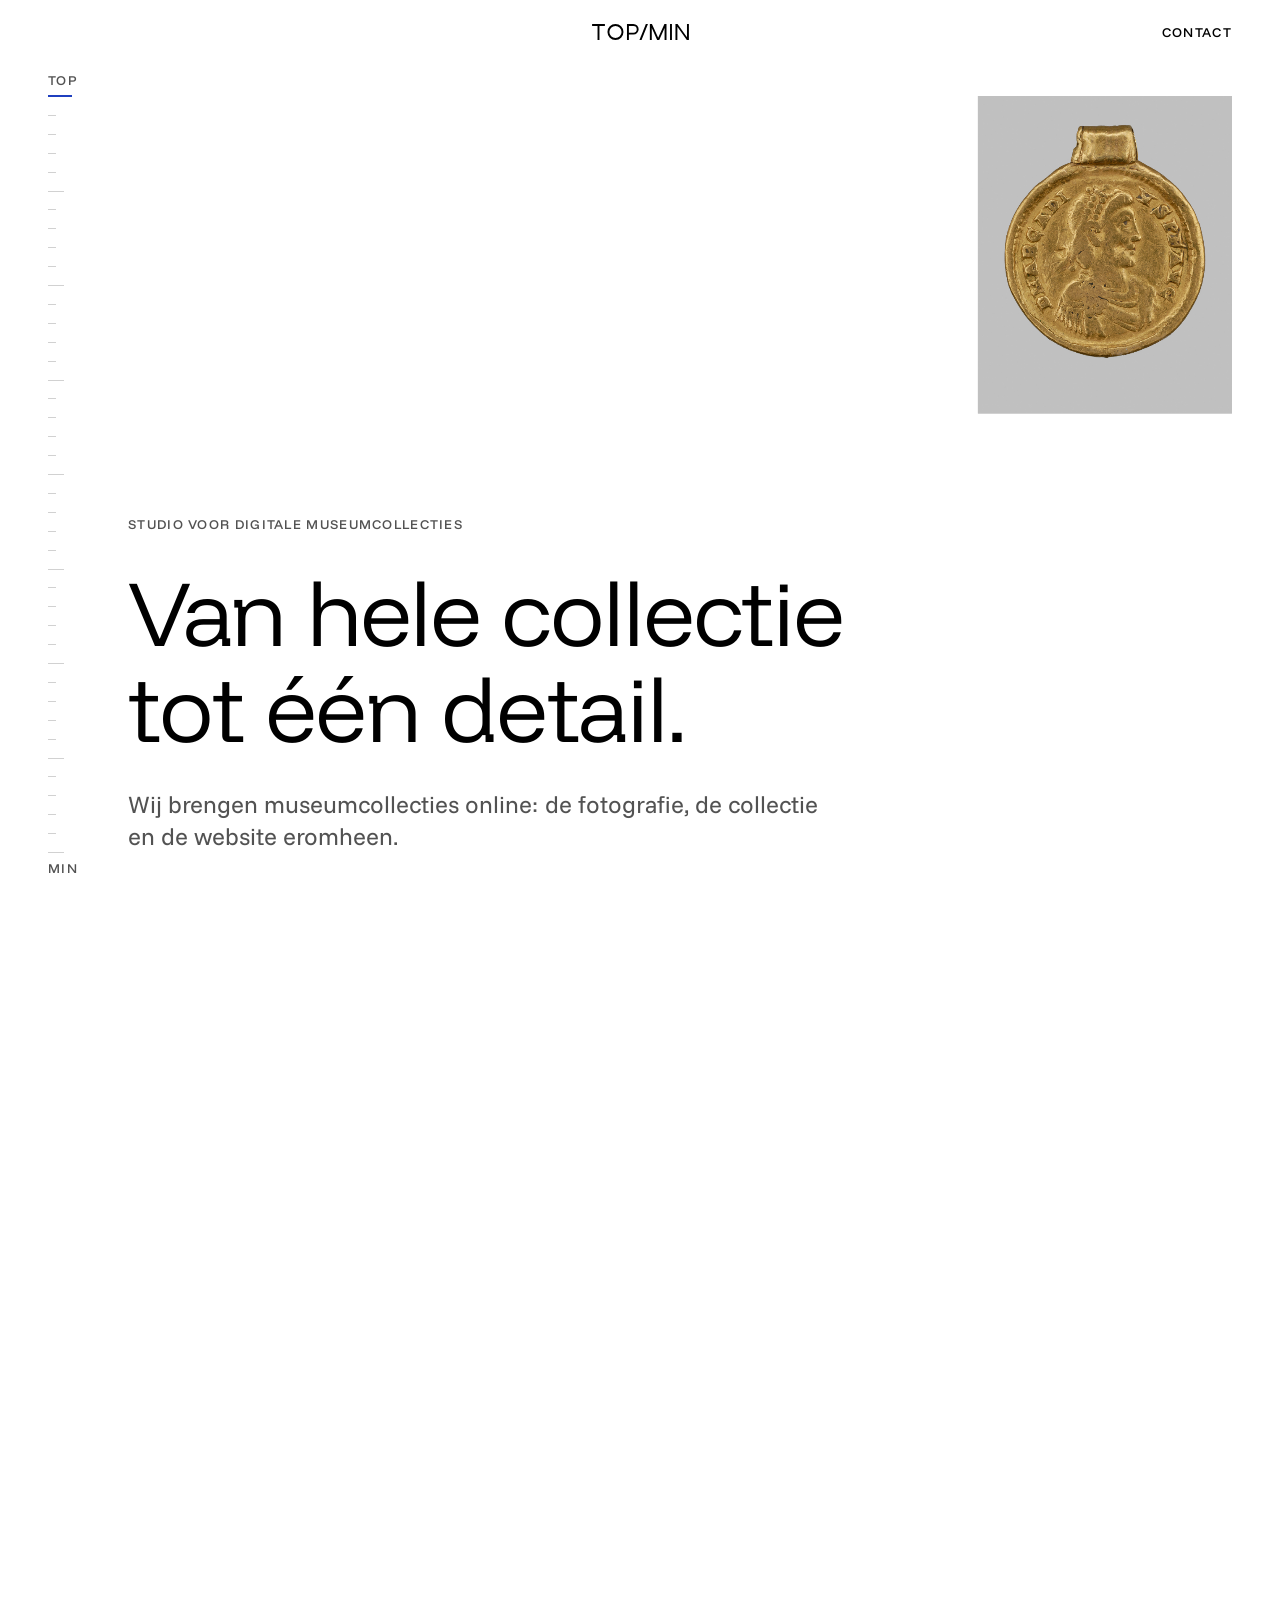
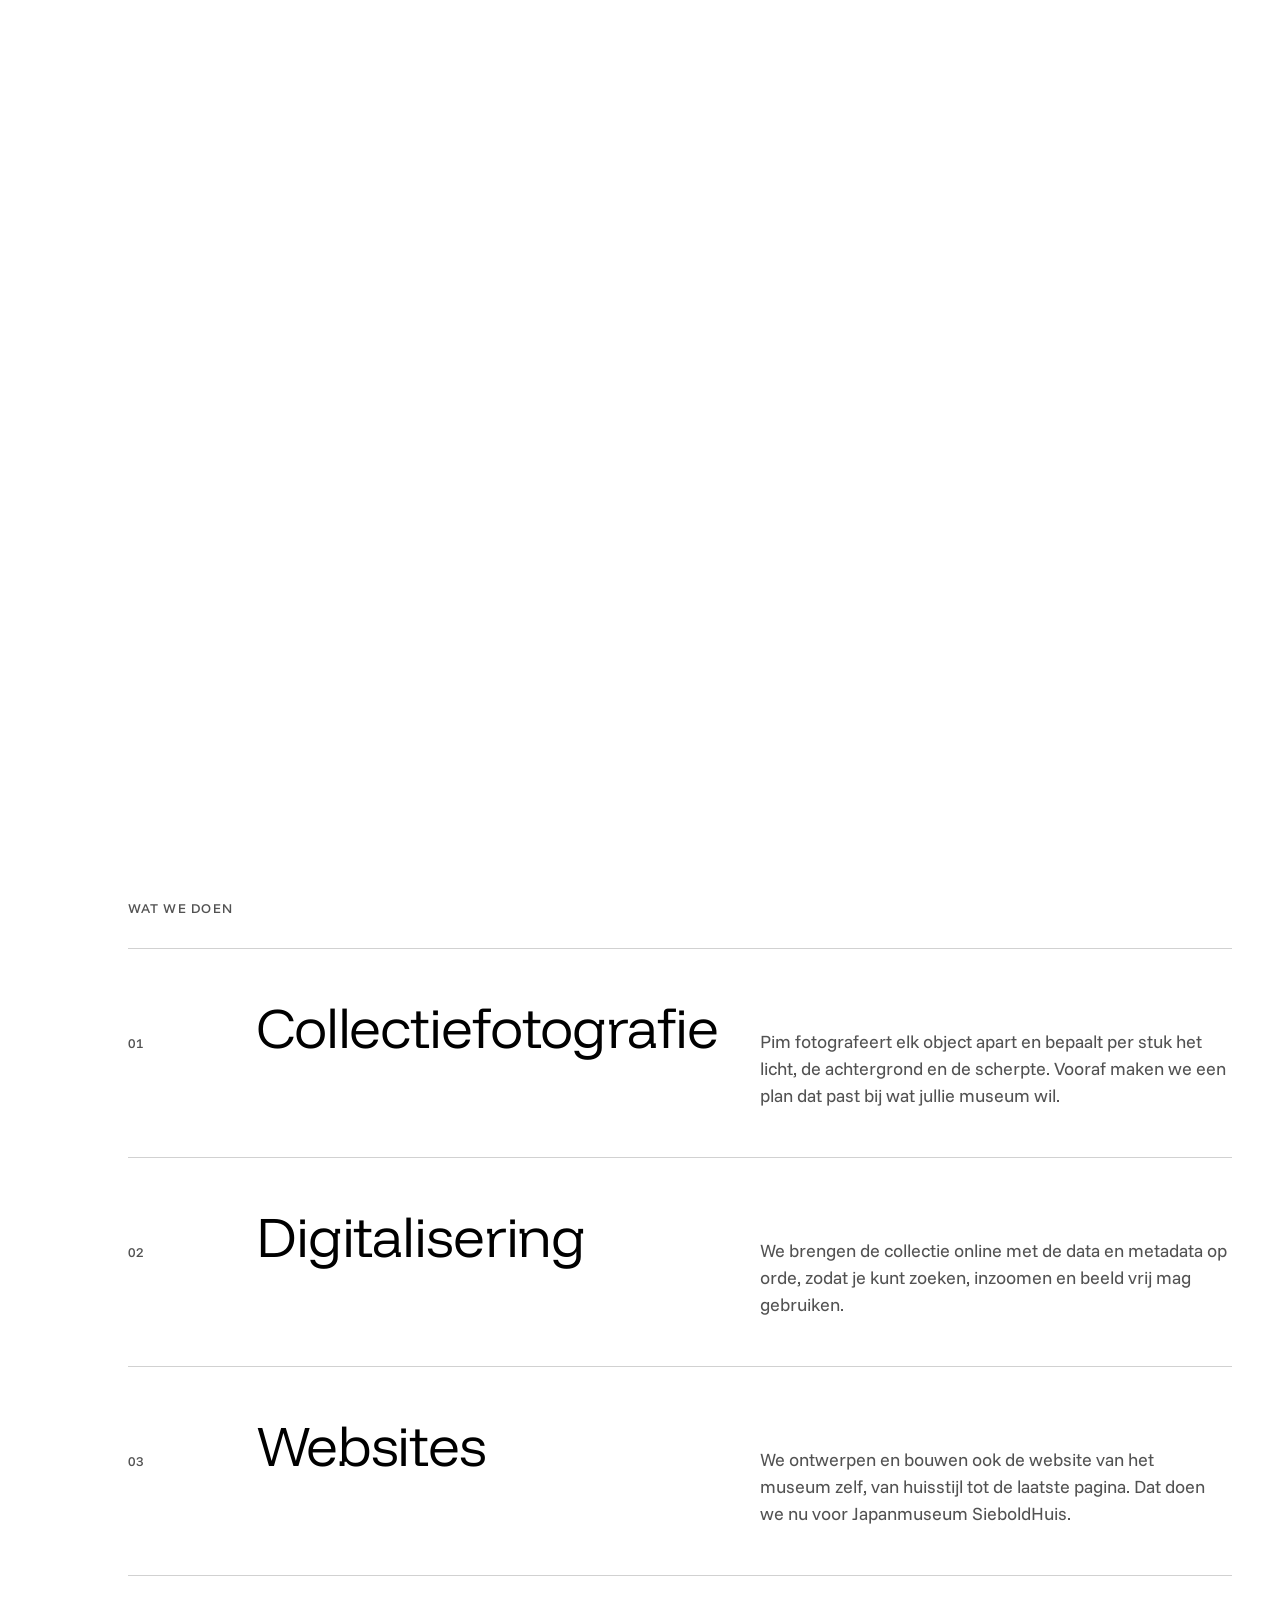
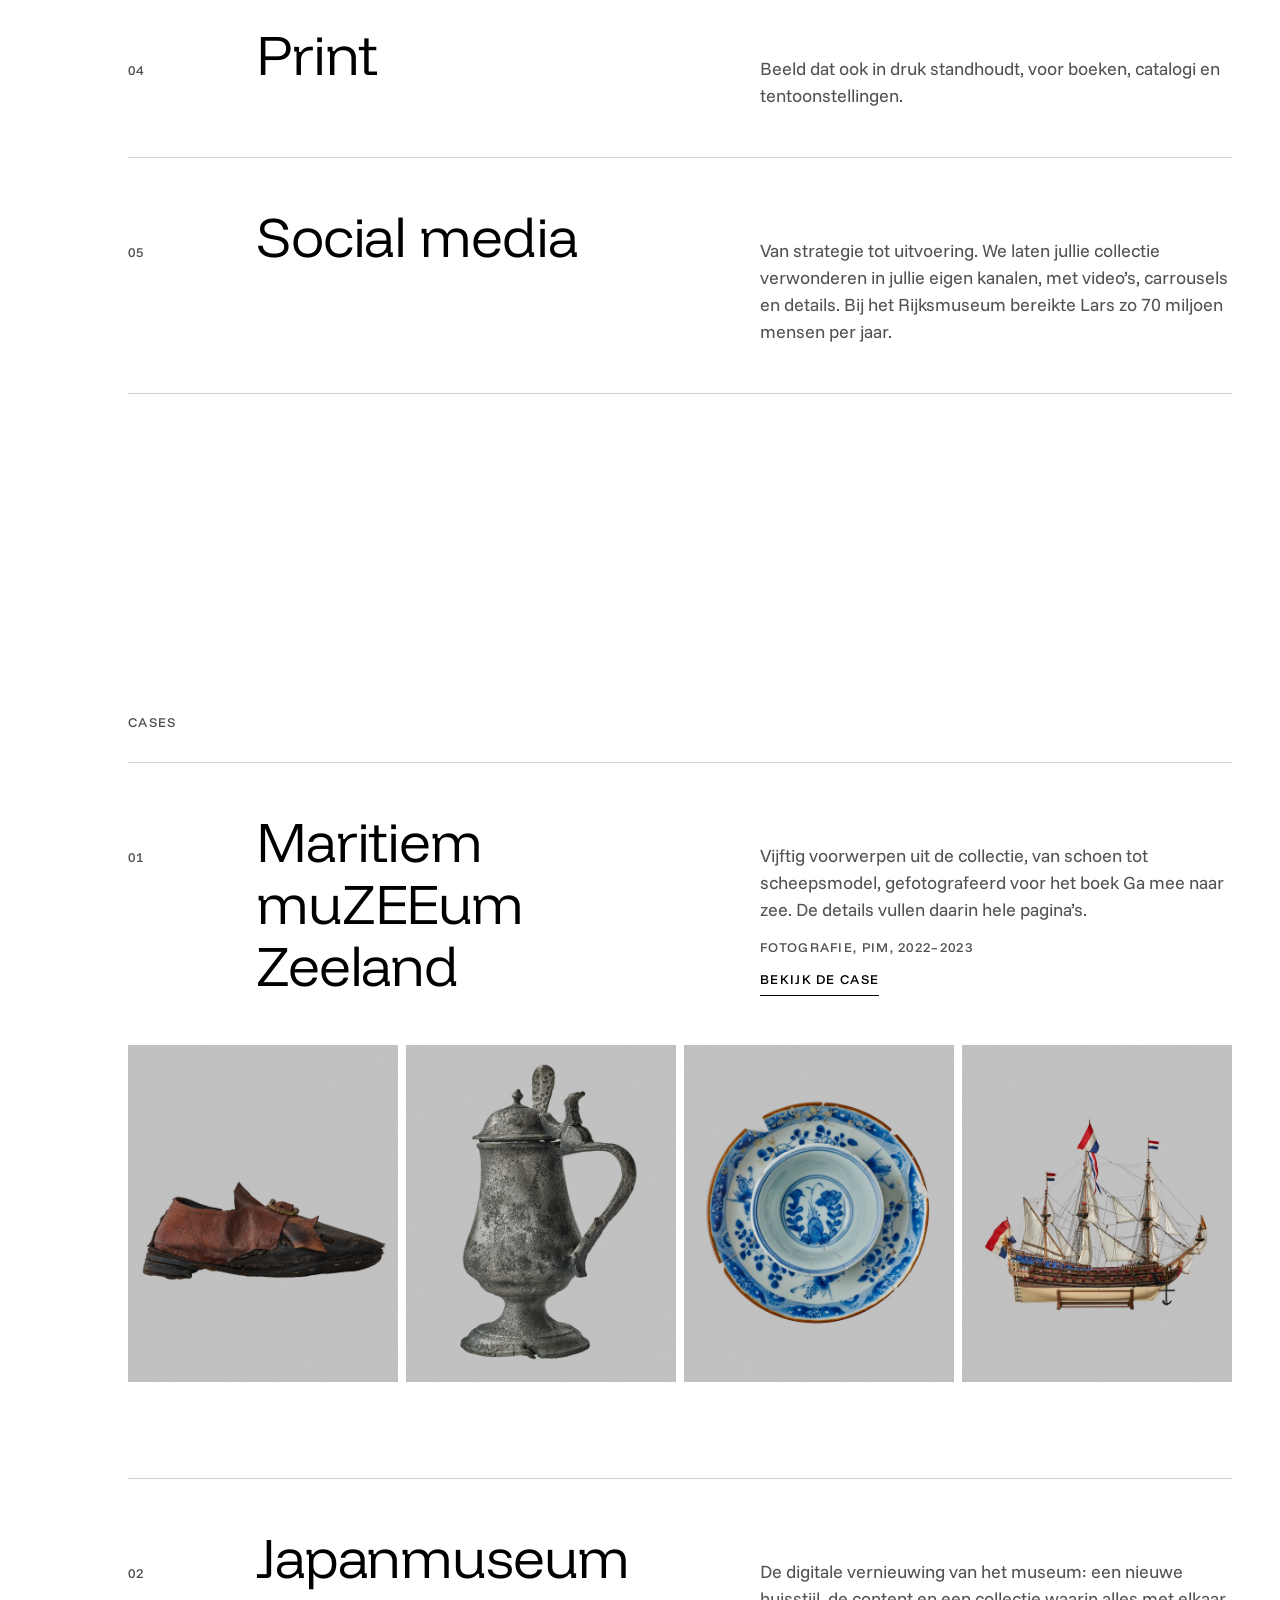
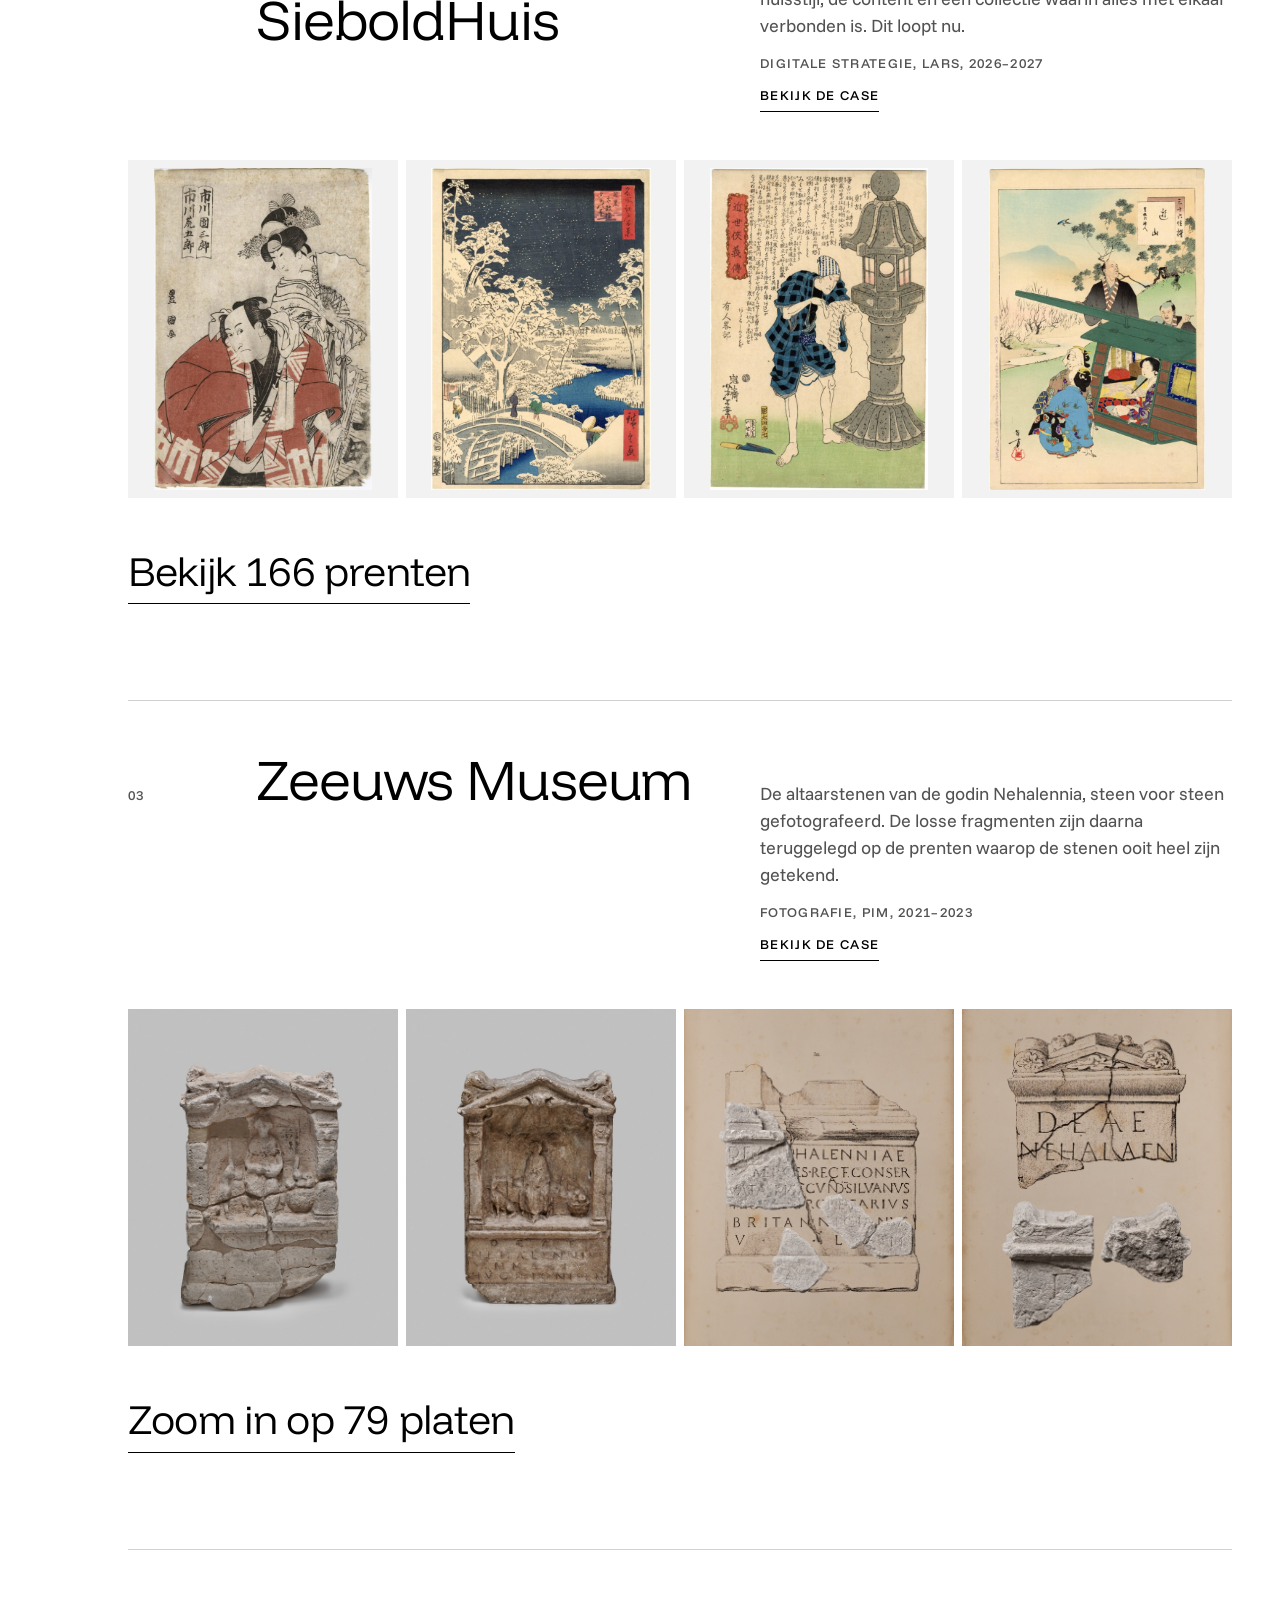
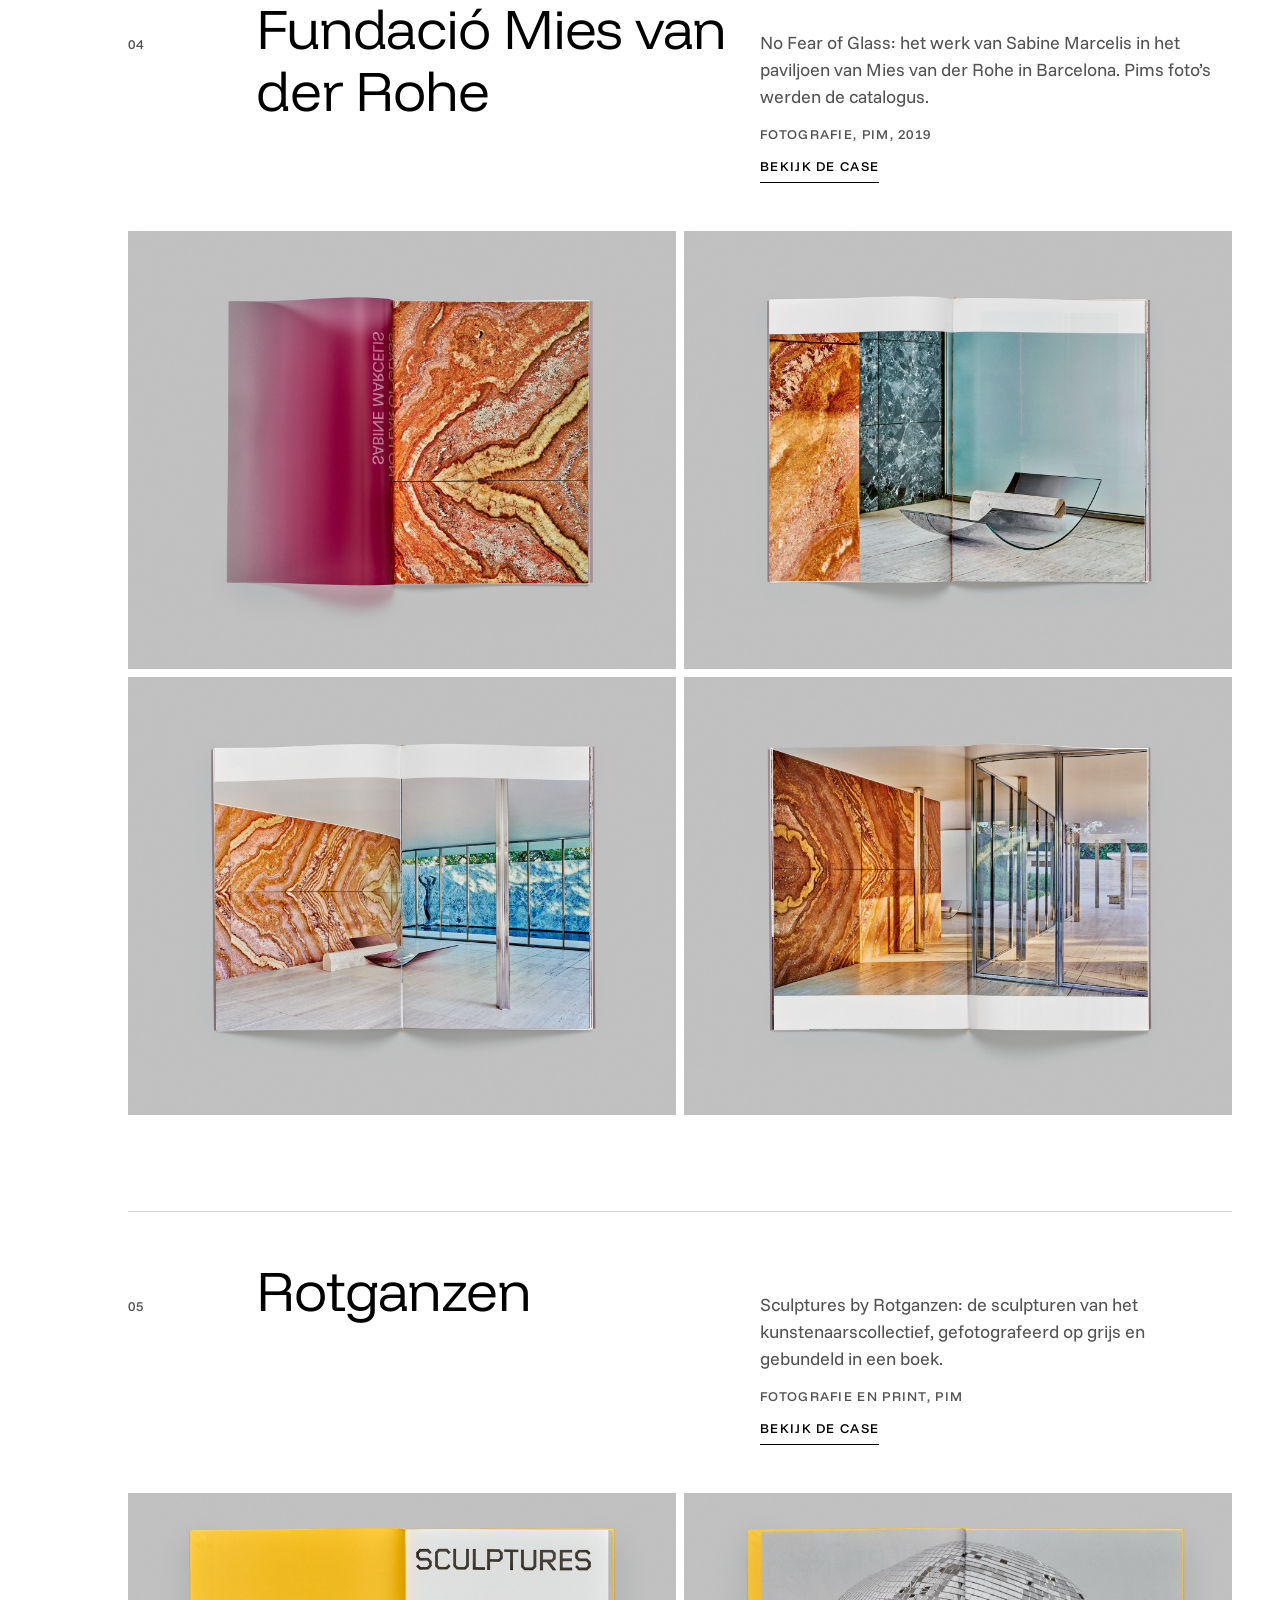
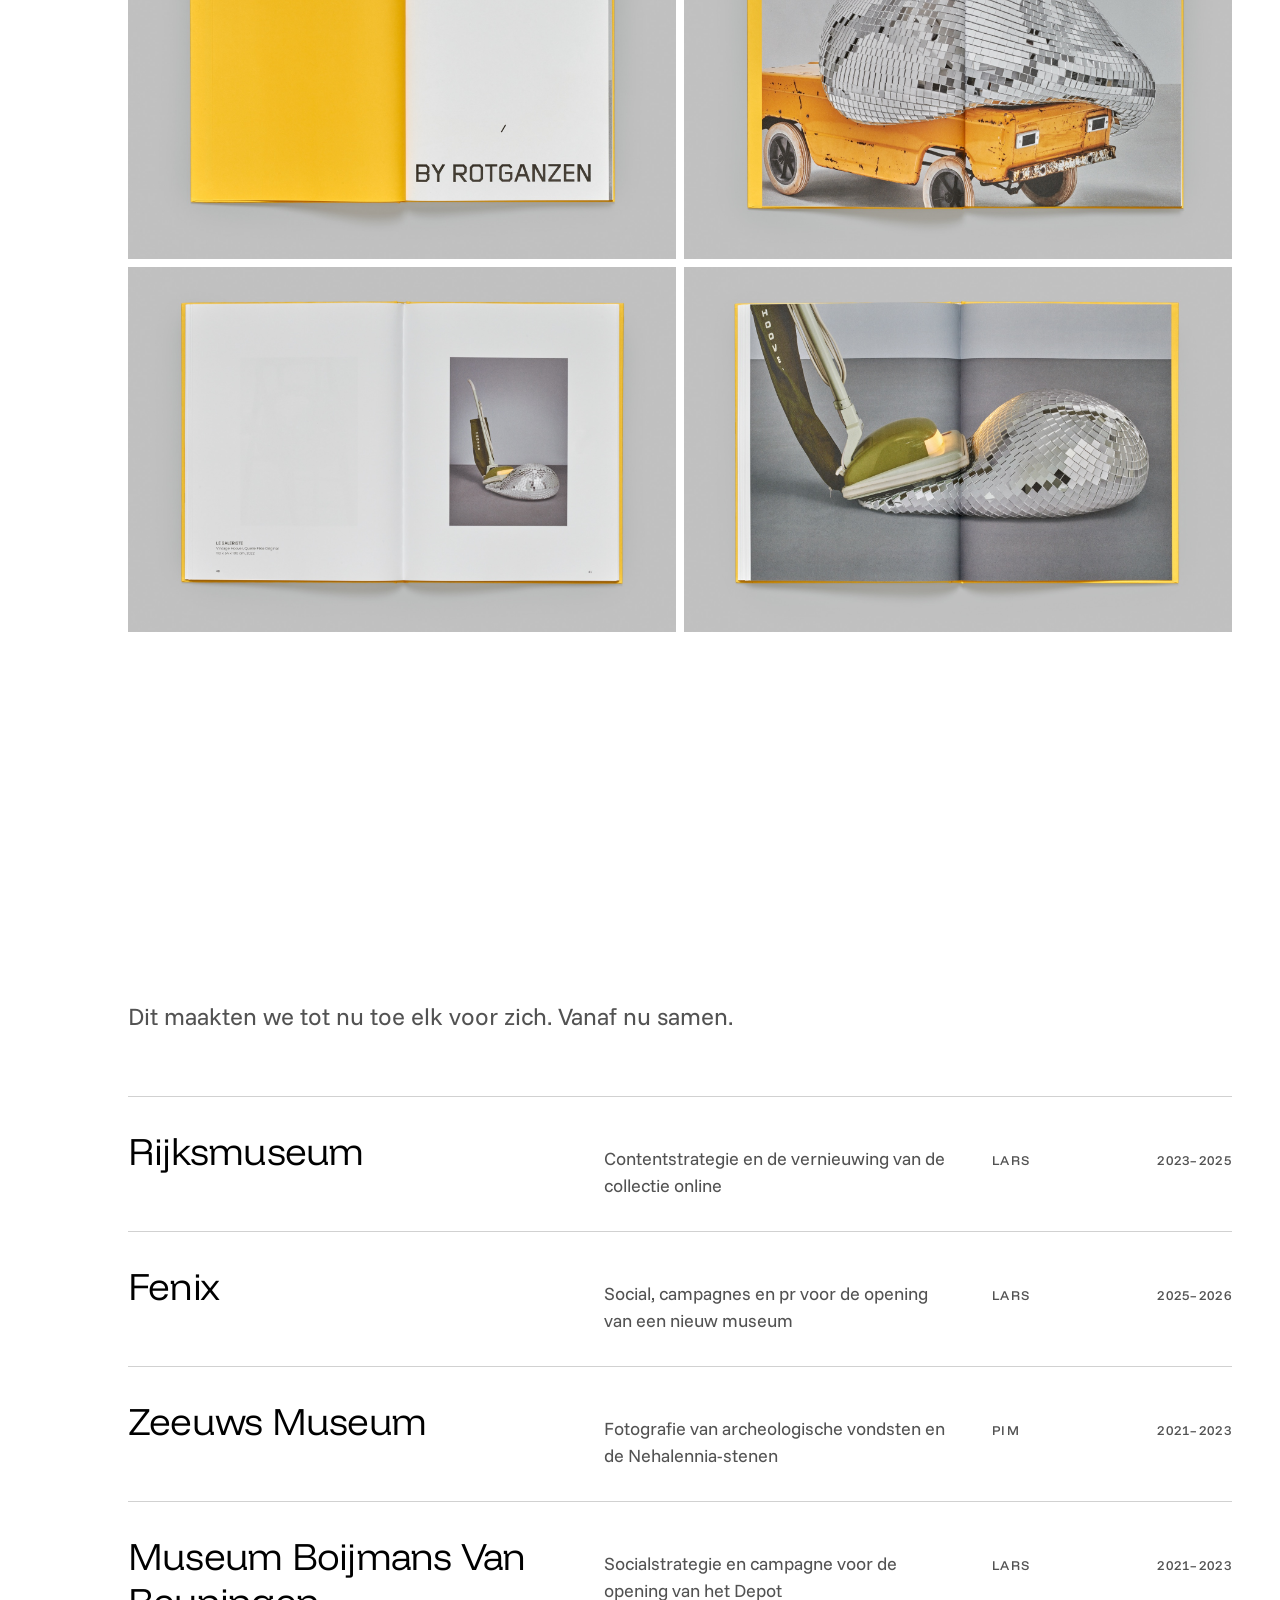
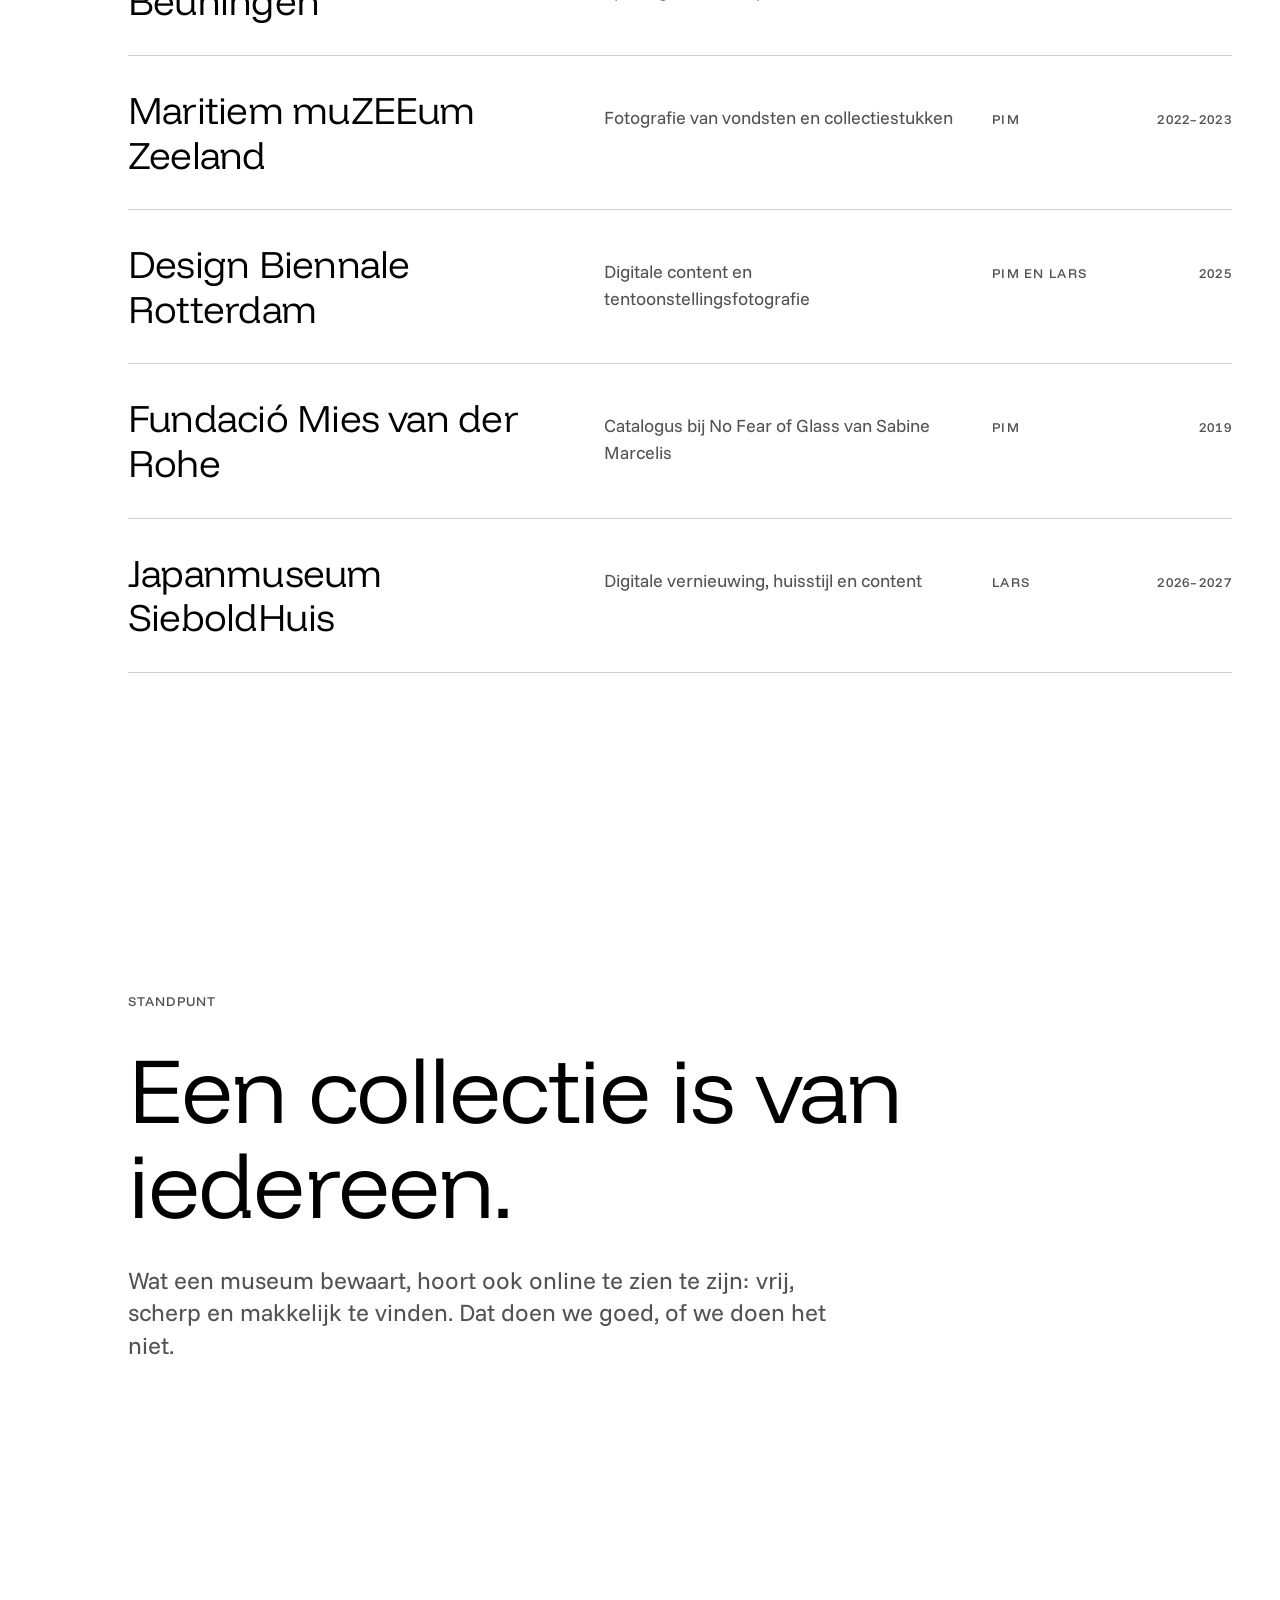
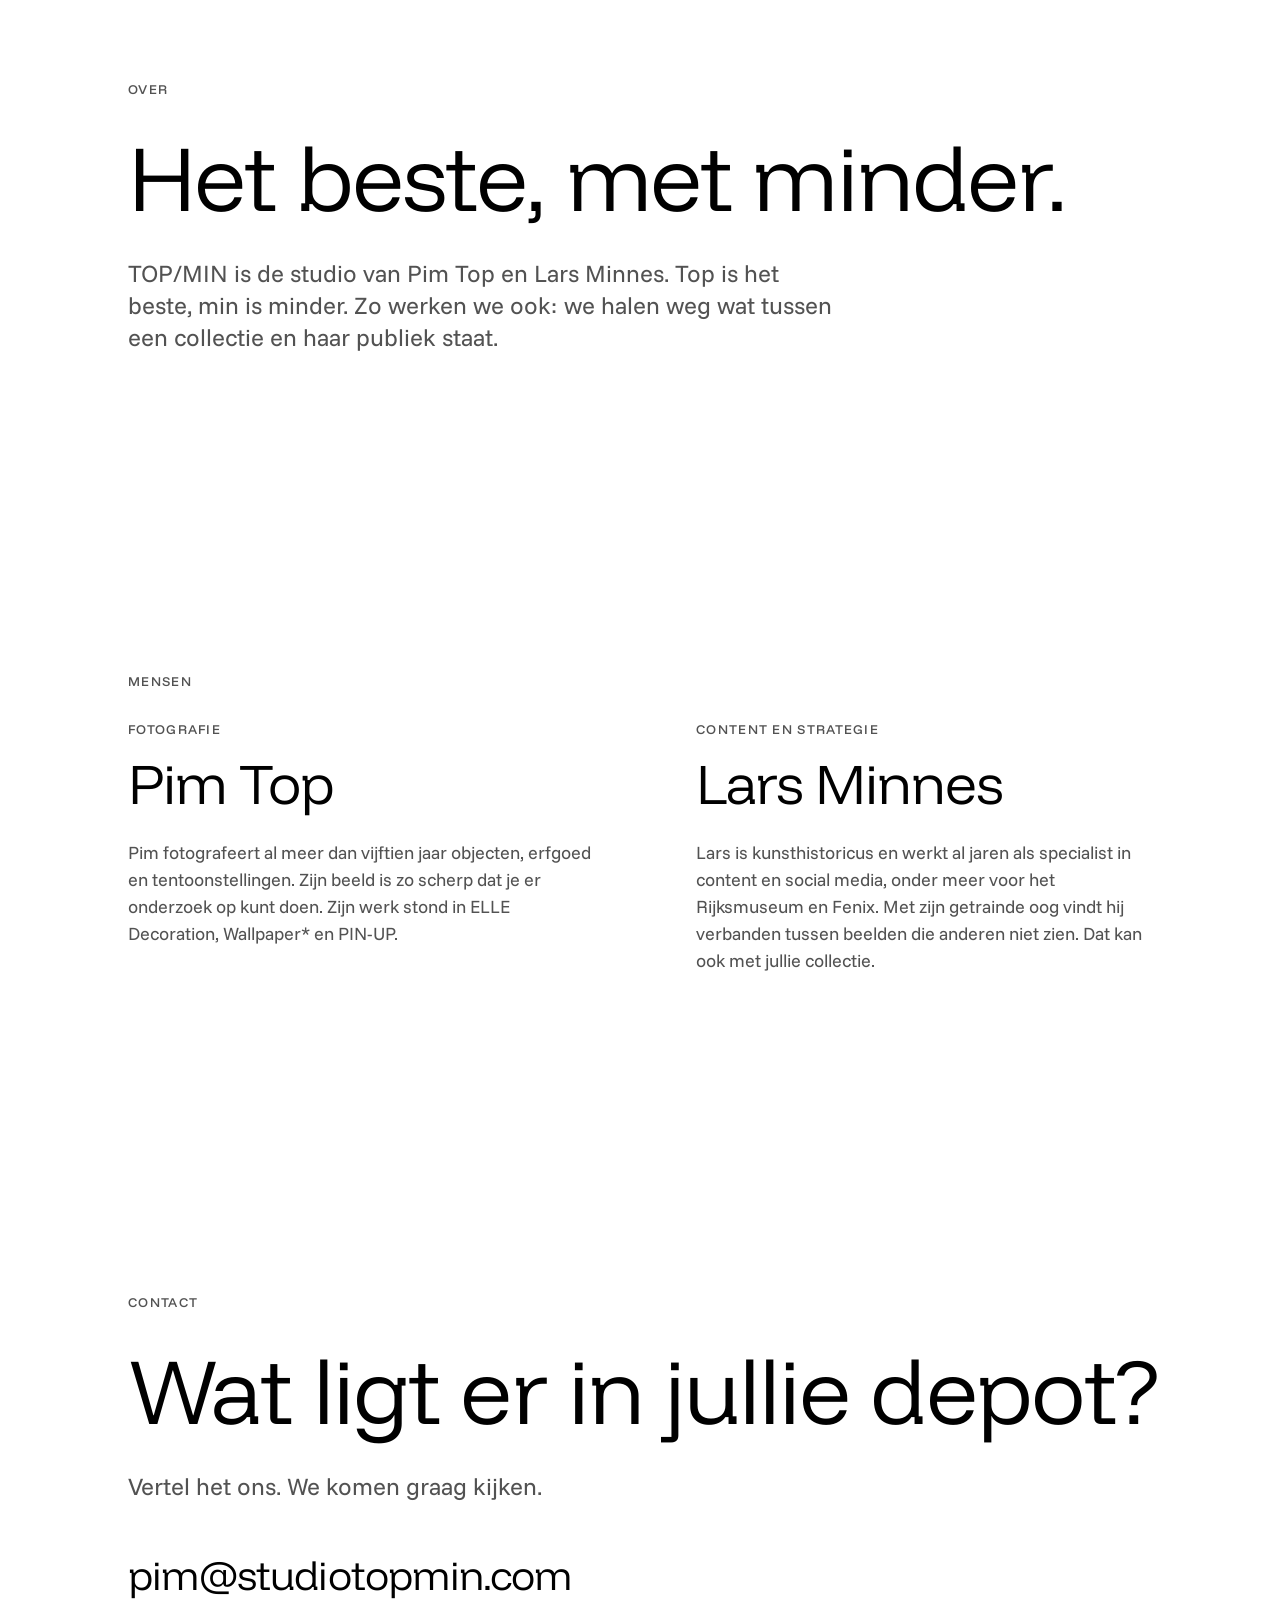
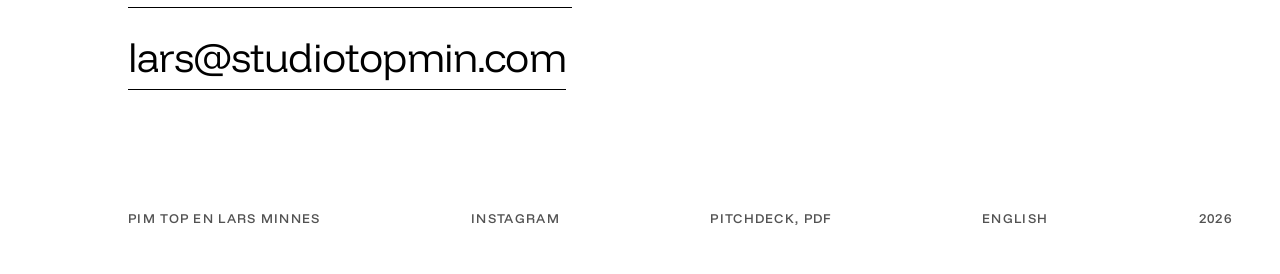
<file: index.html>
<!doctype html>
<html lang="nl">
<head>
<meta charset="utf-8">
<meta name="viewport" content="width=device-width, initial-scale=1, viewport-fit=cover">
<title>TOP/MIN, studio voor digitale museumcollecties</title>
<meta name="description" content="Pim Top en Lars Minnes brengen museumcollecties online: de fotografie, de collectie en de website eromheen.">
<meta name="theme-color" content="#ffffff">
<meta name="robots" content="noindex">
<link rel="alternate" hreflang="nl" href="https://studiotopmin.com/">
<link rel="alternate" hreflang="en" href="https://studiotopmin.com/en.html">
<link rel="icon" href="data:image/svg+xml,%3Csvg xmlns='http://www.w3.org/2000/svg' viewBox='0 0 100 100'%3E%3Crect width='100' height='100' fill='%23FFFFFF'/%3E%3Cpath d='M30 82h10L70 18H60z' fill='%23000000'/%3E%3C/svg%3E">
<link rel="stylesheet" href="styles.css">
</head>
<body>

<a class="logo" href="#top" aria-label="TOP/MIN, naar boven">
  <svg viewBox="0 0 605 100" aria-hidden="true">
    <path d="M0 0h80v12H46v88H34V12H0z"/>
    <path fill-rule="evenodd" d="M146 0a50 50 0 1 0 0 100a50 50 0 1 0 0-100zm0 12a38 38 0 1 1 0 76a38 38 0 1 1 0-76z"/>
    <path fill-rule="evenodd" d="M218 0h40a33 33 0 0 1 0 66h-28v34h-12zm12 12v42h28a21 21 0 0 0 0-42z"/>
    <path d="M296 100h13L349 0h-13z"/>
    <path d="M361 0h13l39 85.7L452 0h13v100h-12V25.3L419.5 100h-13L373 25.3V100h-12z"/>
    <path d="M487 0h12v100h-12z"/>
    <path d="M521 0h13l59 83.1V0h12v100h-13l-59-83.1V100h-12z"/>
  </svg>
</a>
<a class="top-link menu-button micro" href="#contact">Contact</a>

<div class="scale" aria-hidden="true">
  <span class="scale-label top micro">Top</span>
  <div class="scale-ticks"></div>
  <div class="scale-marker"></div>
  <span class="scale-label min micro">Min</span>
</div>

<main id="top">

  <section class="hero">
    <div class="hero-pin">
      <div class="hero-copy">
        <span class="label micro">Studio voor digitale museumcollecties</span>
        <h1>
          <span class="row"><span>Van hele collectie</span></span>
          <span class="row"><span>tot één detail.</span></span>
        </h1>
        <p class="lead">Wij brengen museumcollecties online: de fotografie, de collectie en de website eromheen.</p>
      </div>
      <figure class="plate">
        <img src="images/hero.jpg" alt="Gouden medaillon met een vrouwenportret in profiel, gefotografeerd op neutraal grijs" width="1600" height="2000">
      </figure>
      <p class="hero-caption micro">Scherp tot in het kleinste detail</p>
    </div>
  </section>

  <section id="aanbod">
    <span class="label micro reveal">Wat we doen</span>
    <div class="rows">
      <article class="row-item reveal">
        <span class="num micro">01</span>
        <h3>Collectiefotografie</h3>
        <p>Pim fotografeert elk object apart en bepaalt per stuk het licht, de achtergrond en de scherpte. Vooraf maken we een plan dat past bij wat jullie museum wil.</p>
      </article>
      <article class="row-item reveal">
        <span class="num micro">02</span>
        <h3>Digitalisering</h3>
        <p>We brengen de collectie online met de data en metadata op orde, zodat je kunt zoeken, inzoomen en beeld vrij mag gebruiken.</p>
      </article>
      <article class="row-item reveal">
        <span class="num micro">03</span>
        <h3>Websites</h3>
        <p>We ontwerpen en bouwen ook de website van het museum zelf, van huisstijl tot de laatste pagina. Dat doen we nu voor Japanmuseum SieboldHuis.</p>
      </article>
      <article class="row-item reveal">
        <span class="num micro">04</span>
        <h3>Print</h3>
        <p>Beeld dat ook in druk standhoudt, voor boeken, catalogi en tentoonstellingen.</p>
      </article>
      <article class="row-item reveal">
        <span class="num micro">05</span>
        <h3>Social media</h3>
        <p>Van strategie tot uitvoering. We laten jullie collectie verwonderen in jullie eigen kanalen, met video’s, carrousels en details. Bij het Rijksmuseum bereikte Lars zo 70 miljoen mensen per jaar.</p>
      </article>
    </div>
  </section>

  <section id="cases">
    <span class="label micro reveal">Cases</span>

    <article class="case">
      <div class="row-item reveal">
        <span class="num micro">01</span>
        <h3><a href="case.html?c=muzeeum">Maritiem muZEEum Zeeland</a></h3>
        <div class="case-text">
          <p>Vijftig voorwerpen uit de collectie, van schoen tot scheepsmodel, gefotografeerd voor het boek Ga mee naar zee. De details vullen daarin hele pagina’s.</p>
          <span class="case-meta micro">Fotografie, Pim, 2022–2023</span>
          <a class="case-more micro" href="case.html?c=muzeeum">Bekijk de case</a>
        </div>
      </div>
      <div class="plates">
        <figure class="plate-small reveal"><img loading="lazy" src="images/muzeeum-1.jpg" alt="Leren schoen met gesp, gevonden in zee" width="1200" height="1500"></figure>
        <figure class="plate-small reveal"><img loading="lazy" src="images/muzeeum-2.jpg" alt="Tinnen kan met deksel" width="1200" height="1500"></figure>
        <figure class="plate-small reveal"><img loading="lazy" src="images/muzeeum-3.jpg" alt="Blauw-wit porseleinen bord met een scherf eruit" width="1200" height="1500"></figure>
        <figure class="plate-small reveal"><img loading="lazy" src="images/muzeeum-4.jpg" alt="Scheepsmodel van een driemaster met Nederlandse vlaggen" width="1200" height="1500"></figure>
      </div>
    </article>

    <article class="case">
      <div class="row-item reveal">
        <span class="num micro">02</span>
        <h3><a href="case.html?c=siebold">Japanmuseum SieboldHuis</a></h3>
        <div class="case-text">
          <p>De digitale vernieuwing van het museum: een nieuwe huisstijl, de content en een collectie waarin alles met elkaar verbonden is. Dit loopt nu.</p>
          <span class="case-meta micro">Digitale strategie, Lars, 2026–2027</span>
          <a class="case-more micro" href="case.html?c=siebold">Bekijk de case</a>
        </div>
      </div>
      <div class="plates">
        <figure class="plate-small plate-print reveal"><img loading="lazy" src="images/siebold/001.jpg" alt="Prent van Toyokuni met twee kabuki-acteurs" width="600" height="883"></figure>
        <figure class="plate-small plate-print reveal"><img loading="lazy" src="images/siebold/044.jpg" alt="Prent van Hiroshige: de Taiko-brug bij Meguro in de sneeuw" width="600" height="880"></figure>
        <figure class="plate-small plate-print reveal"><img loading="lazy" src="images/siebold/048.jpg" alt="Prent van Yoshitoshi: Habakari Yūkichi" width="600" height="882"></figure>
        <figure class="plate-small plate-print reveal"><img loading="lazy" src="images/siebold/133.jpg" alt="Prent van Toshikata: vrouwen op een uitje" width="600" height="890"></figure>
      </div>
      <a class="mail case-link" href="siebold.html">Bekijk 166 prenten</a>
    </article>

    <article class="case">
      <div class="row-item reveal">
        <span class="num micro">03</span>
        <h3><a href="case.html?c=zeeuws">Zeeuws Museum</a></h3>
        <div class="case-text">
          <p>De altaarstenen van de godin Nehalennia, steen voor steen gefotografeerd. De losse fragmenten zijn daarna teruggelegd op de prenten waarop de stenen ooit heel zijn getekend.</p>
          <span class="case-meta micro">Fotografie, Pim, 2021–2023</span>
          <a class="case-more micro" href="case.html?c=zeeuws">Bekijk de case</a>
        </div>
      </div>
      <div class="plates">
        <figure class="plate-small reveal"><img loading="lazy" src="images/zeeuws-1.jpg" alt="Romeinse altaarsteen met een staande figuur in een nis" width="1200" height="1500"></figure>
        <figure class="plate-small reveal"><img loading="lazy" src="images/zeeuws-2.jpg" alt="Altaarsteen met de zittende godin Nehalennia onder een fronton" width="1200" height="1500"></figure>
        <figure class="plate-small reveal"><img loading="lazy" src="images/zeeuws-3.jpg" alt="Steenfragmenten met inscriptie, gelegd op een oude prent van hetzelfde altaar" width="1097" height="1500"></figure>
        <figure class="plate-small reveal"><img loading="lazy" src="images/zeeuws-4.jpg" alt="Fragmenten met de letters DEAE NEHALAEN op een oude prent" width="1097" height="1500"></figure>
      </div>
      <a class="mail case-link" href="platen.html">Zoom in op 79 platen</a>
    </article>

    <article class="case">
      <div class="row-item reveal">
        <span class="num micro">04</span>
        <h3><a href="case.html?c=glass">Fundació Mies van der Rohe</a></h3>
        <div class="case-text">
          <p>No Fear of Glass: het werk van Sabine Marcelis in het paviljoen van Mies van der Rohe in Barcelona. Pims foto’s werden de catalogus.</p>
          <span class="case-meta micro">Fotografie, Pim, 2019</span>
          <a class="case-more micro" href="case.html?c=glass">Bekijk de case</a>
        </div>
      </div>
      <div class="plates plates-wide">
        <figure class="plate-wide reveal"><img loading="lazy" src="images/glass-1.jpg" alt="Opengeslagen catalogus met een roze schutblad en een pagina van oranje geaderd steen" width="1800" height="1440"></figure>
        <figure class="plate-wide reveal"><img loading="lazy" src="images/glass-2.jpg" alt="Spread met oranje steen, groen marmer en een ligstoel van glas" width="1800" height="1440"></figure>
        <figure class="plate-wide reveal"><img loading="lazy" src="images/glass-3.jpg" alt="Spread met een wand van oranje onyx en zicht op het water" width="1800" height="1440"></figure>
        <figure class="plate-wide reveal"><img loading="lazy" src="images/glass-4.jpg" alt="Spread met oranje onyx en glazen wanden in het paviljoen" width="1800" height="1440"></figure>
      </div>
    </article>

    <article class="case">
      <div class="row-item reveal">
        <span class="num micro">05</span>
        <h3><a href="case.html?c=rotganzen">Rotganzen</a></h3>
        <div class="case-text">
          <p>Sculptures by Rotganzen: de sculpturen van het kunstenaarscollectief, gefotografeerd op grijs en gebundeld in een boek.</p>
          <span class="case-meta micro">Fotografie en print, Pim</span>
          <a class="case-more micro" href="case.html?c=rotganzen">Bekijk de case</a>
        </div>
      </div>
      <div class="plates plates-wide">
        <figure class="plate-wide plate-book reveal"><img loading="lazy" src="images/rotganzen-1.jpg" alt="Opengeslagen boek met een geel schutblad en de titel Sculptures by Rotganzen" width="1800" height="1200"></figure>
        <figure class="plate-wide plate-book reveal"><img loading="lazy" src="images/rotganzen-2.jpg" alt="Spread met een gesmolten discobal op een gele speelgoedauto" width="1800" height="1211"></figure>
        <figure class="plate-wide plate-book reveal"><img loading="lazy" src="images/rotganzen-3.jpg" alt="Spread met een foto van een stofzuiger die een discobal opzuigt" width="1800" height="1211"></figure>
        <figure class="plate-wide plate-book reveal"><img loading="lazy" src="images/rotganzen-4.jpg" alt="Spread over twee pagina’s met de stofzuiger en de discobal van dichtbij" width="1800" height="1211"></figure>
      </div>
    </article>

  </section>

  <section id="werk">
    <span class="label micro reveal">Werk</span>
    <p class="lead work-lead reveal">Dit maakten we tot nu toe elk voor zich. Vanaf nu samen.</p>
    <div class="rows">
      <article class="work reveal">
        <h3>Rijksmuseum</h3>
        <p>Contentstrategie en de vernieuwing van de collectie online</p>
        <span class="who micro">Lars</span><span class="years micro">2023–2025</span>
      </article>
      <article class="work reveal">
        <h3>Fenix</h3>
        <p>Social, campagnes en pr voor de opening van een nieuw museum</p>
        <span class="who micro">Lars</span><span class="years micro">2025–2026</span>
      </article>
      <article class="work reveal">
        <h3>Zeeuws Museum</h3>
        <p>Fotografie van archeologische vondsten en de Nehalennia-stenen</p>
        <span class="who micro">Pim</span><span class="years micro">2021–2023</span>
      </article>
      <article class="work reveal">
        <h3>Museum Boijmans Van Beuningen</h3>
        <p>Socialstrategie en campagne voor de opening van het Depot</p>
        <span class="who micro">Lars</span><span class="years micro">2021–2023</span>
      </article>
      <article class="work reveal">
        <h3>Maritiem muZEEum Zeeland</h3>
        <p>Fotografie van vondsten en collectiestukken</p>
        <span class="who micro">Pim</span><span class="years micro">2022–2023</span>
      </article>
      <article class="work reveal">
        <h3>Design Biennale Rotterdam</h3>
        <p>Digitale content en tentoonstellingsfotografie</p>
        <span class="who micro">Pim en Lars</span><span class="years micro">2025</span>
      </article>
      <article class="work reveal">
        <h3>Fundació Mies van der Rohe</h3>
        <p>Catalogus bij No Fear of Glass van Sabine Marcelis</p>
        <span class="who micro">Pim</span><span class="years micro">2019</span>
      </article>
      <article class="work reveal">
        <h3>Japanmuseum SieboldHuis</h3>
        <p>Digitale vernieuwing, huisstijl en content</p>
        <span class="who micro">Lars</span><span class="years micro">2026–2027</span>
      </article>
    </div>
  </section>

  <section id="standpunt" class="stand">
    <span class="label micro reveal">Standpunt</span>
    <h2 class="reveal">Een collectie is van iedereen.</h2>
    <p class="lead reveal">Wat een museum bewaart, hoort ook online te zien te zijn: vrij, scherp en makkelijk te vinden. Dat doen we goed, of we doen het niet.</p>
  </section>

  <section id="over" class="stand">
    <span class="label micro reveal">Over</span>
    <h2 class="reveal">Het beste, met minder.</h2>
    <p class="lead reveal">TOP/MIN is de studio van Pim Top en Lars Minnes. Top is het beste, min is minder. Zo werken we ook: we halen weg wat tussen een collectie en haar publiek staat.</p>
  </section>

  <section id="mensen">
    <span class="label micro reveal">Mensen</span>
    <div class="people">
      <article class="person reveal">
        <span class="role micro">Fotografie</span>
        <h3>Pim Top</h3>
        <p>Pim fotografeert al meer dan vijftien jaar objecten, erfgoed en tentoonstellingen. Zijn beeld is zo scherp dat je er onderzoek op kunt doen. Zijn werk stond in ELLE Decoration, Wallpaper* en PIN-UP.</p>
      </article>
      <article class="person reveal">
        <span class="role micro">Content en strategie</span>
        <h3>Lars Minnes</h3>
        <p>Lars is kunsthistoricus en werkt al jaren als specialist in content en social media, onder meer voor het Rijksmuseum en Fenix. Met zijn getrainde oog vindt hij verbanden tussen beelden die anderen niet zien. Dat kan ook met jullie collectie.</p>
      </article>
    </div>
  </section>

  <section id="contact" class="contact">
    <span class="label micro reveal">Contact</span>
    <h2 class="reveal">Wat ligt er in jullie depot?</h2>
    <p class="lead reveal">Vertel het ons. We komen graag kijken.</p>
    <div class="mails reveal">
      <a class="mail" href="mailto:pim@studiotopmin.com">pim@studiotopmin.com</a>
      <a class="mail" href="mailto:lars@studiotopmin.com">lars@studiotopmin.com</a>
    </div>
  </section>

</main>

<footer class="micro">
  <span>Pim Top en Lars Minnes</span>
  <a class="foot-link" href="https://www.instagram.com/studiotopmin/" rel="noopener">Instagram</a>
  <a class="foot-link" href="topmin-acquisitie.pdf" download>Pitchdeck, pdf</a>
  <a class="foot-link" href="en.html" lang="en" hreflang="en">English</a>
  <span>2026</span>
</footer>

<script src="main.js"></script>
</body>
</html>
</file>
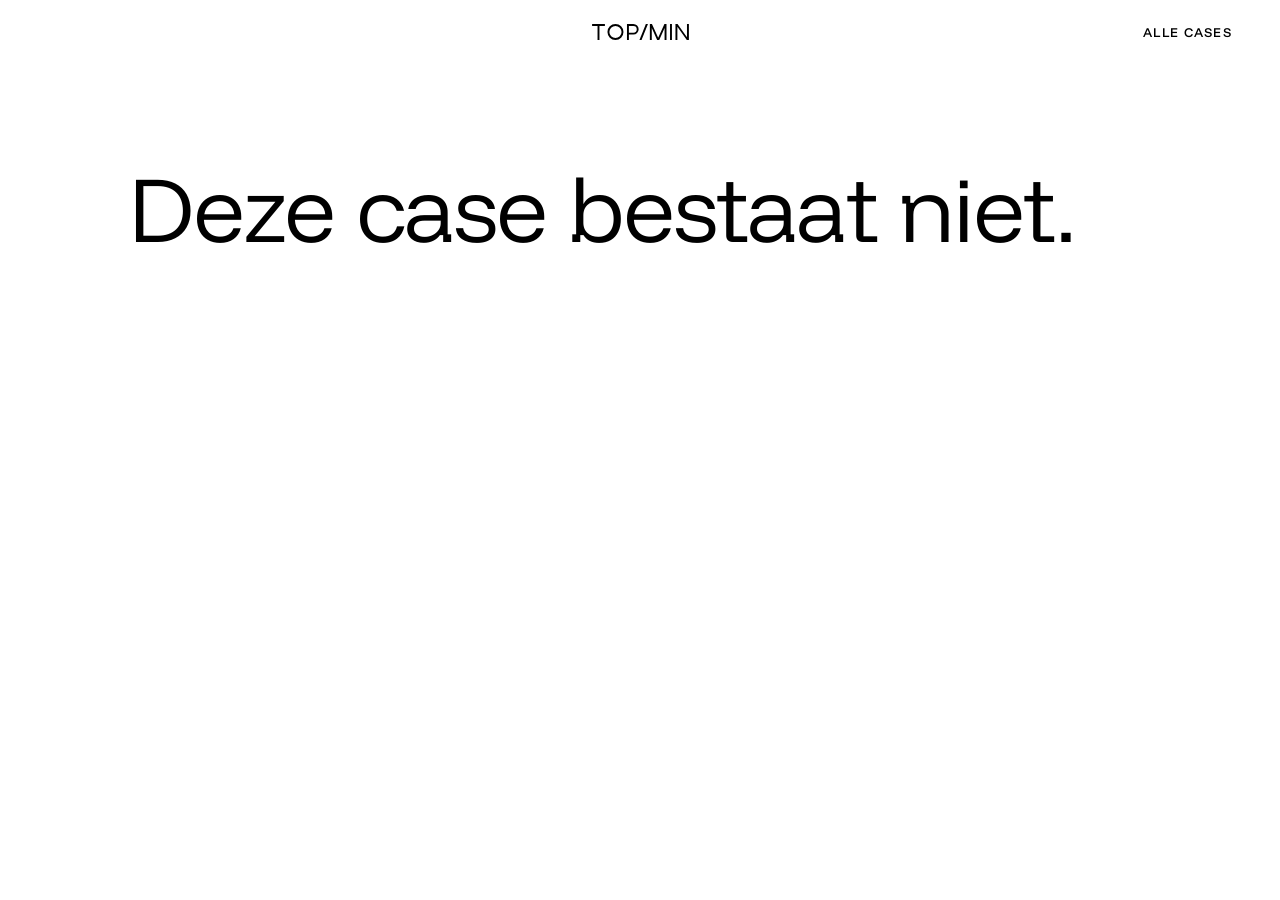
<file: case.html>
<!doctype html>
<html lang="nl">
<head>
<meta charset="utf-8">
<meta name="viewport" content="width=device-width, initial-scale=1, viewport-fit=cover">
<title>TOP/MIN, case</title>
<meta name="theme-color" content="#ffffff">
<meta name="robots" content="noindex">
<link rel="icon" href="data:image/svg+xml,%3Csvg xmlns='http://www.w3.org/2000/svg' viewBox='0 0 100 100'%3E%3Crect width='100' height='100' fill='%23FFFFFF'/%3E%3Cpath d='M30 82h10L70 18H60z' fill='%23000000'/%3E%3C/svg%3E">
<link rel="stylesheet" href="styles.css">
</head>
<body class="sheet">

<a class="logo" href="index.html" aria-label="TOP/MIN">
  <svg viewBox="0 0 605 100" aria-hidden="true">
    <path d="M0 0h80v12H46v88H34V12H0z"/>
    <path fill-rule="evenodd" d="M146 0a50 50 0 1 0 0 100a50 50 0 1 0 0-100zm0 12a38 38 0 1 1 0 76a38 38 0 1 1 0-76z"/>
    <path fill-rule="evenodd" d="M218 0h40a33 33 0 0 1 0 66h-28v34h-12zm12 12v42h28a21 21 0 0 0 0-42z"/>
    <path d="M296 100h13L349 0h-13z"/>
    <path d="M361 0h13l39 85.7L452 0h13v100h-12V25.3L419.5 100h-13L373 25.3V100h-12z"/>
    <path d="M487 0h12v100h-12z"/>
    <path d="M521 0h13l59 83.1V0h12v100h-13l-59-83.1V100h-12z"/>
  </svg>
</a>

<a class="top-link menu-button micro" href="index.html#cases" data-back>Alle cases</a>

<main>
  <section class="case-page">
    <span class="label micro" data-meta></span>
    <h1 class="case-title" data-title></h1>
    <div class="case-body" data-text></div>
    <div class="case-gallery" data-gallery></div>
    <a class="mail" data-next></a>
  </section>
  <noscript><section><p class="lead">Deze pagina heeft JavaScript nodig. <a href="index.html#cases">Terug naar de cases.</a></p></section></noscript>
</main>

<script src="case-data.js"></script>
<script src="case.js"></script>
</body>
</html>
</file>
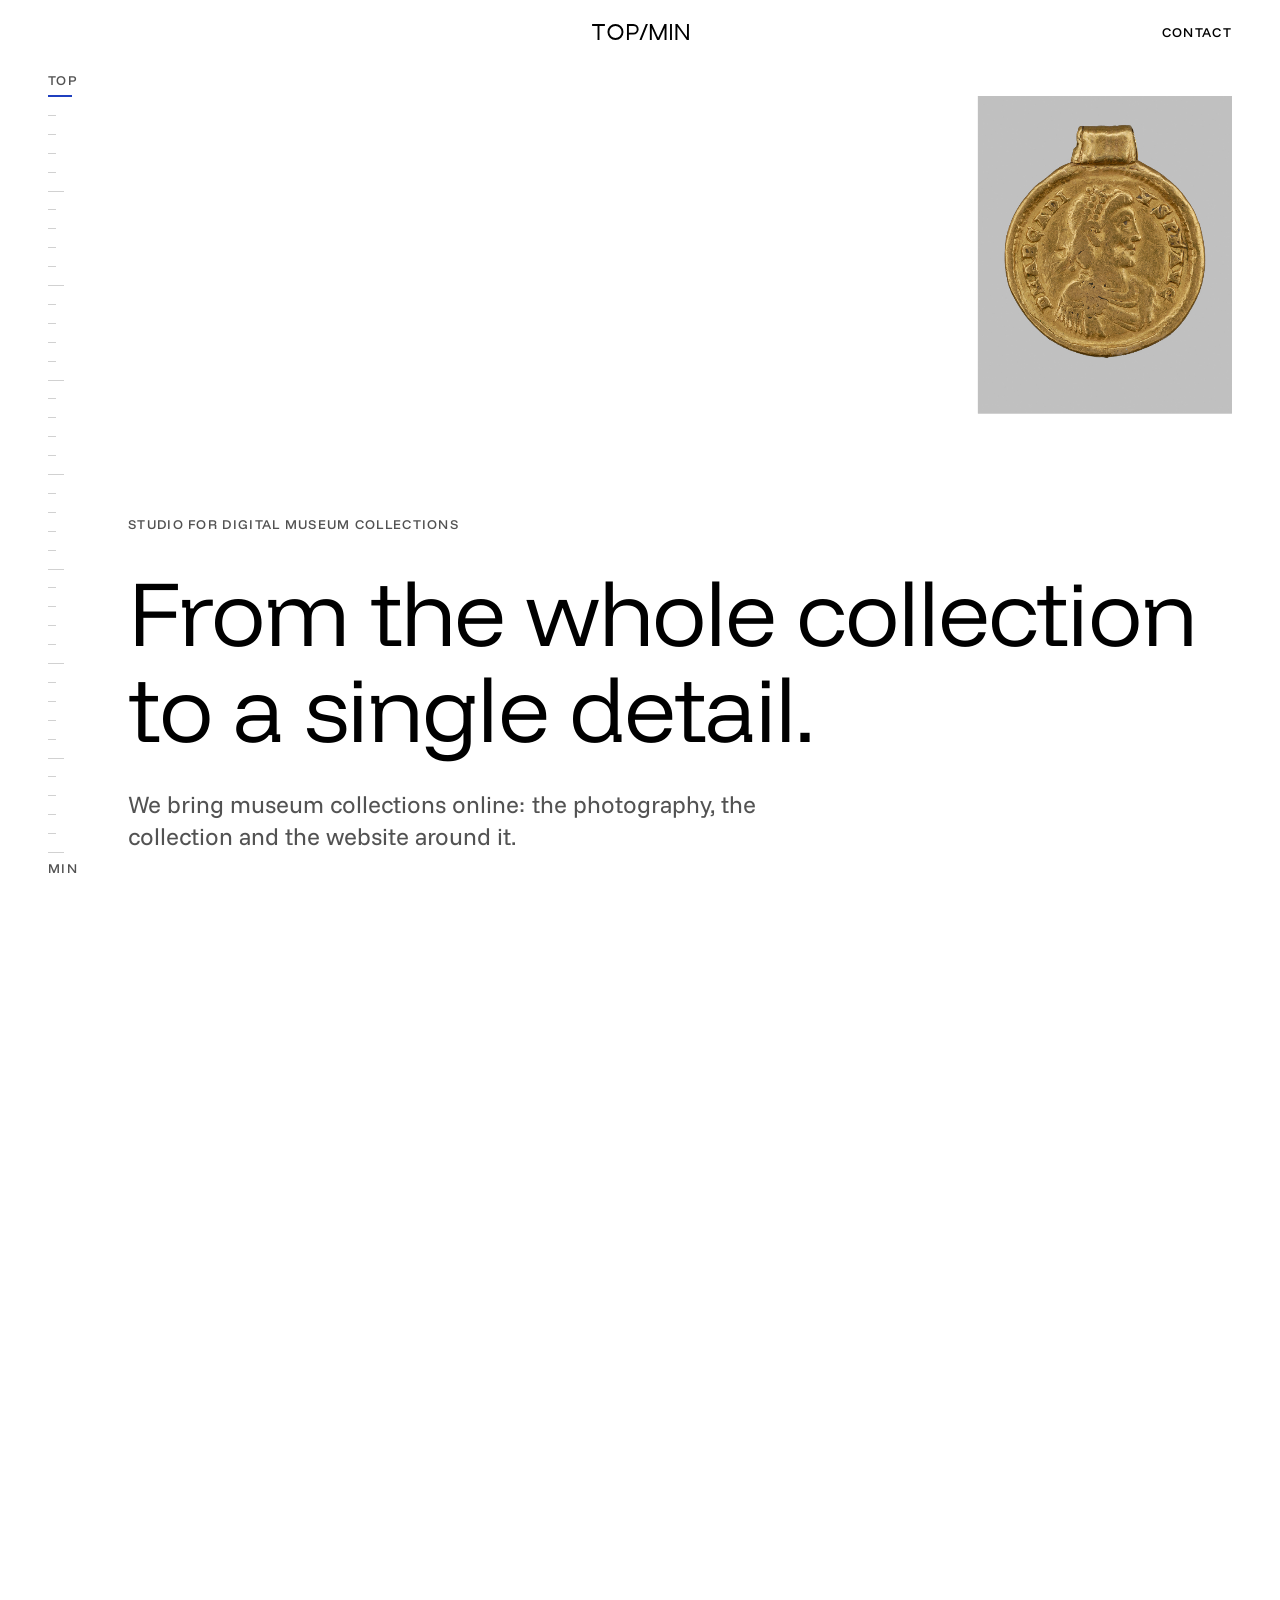
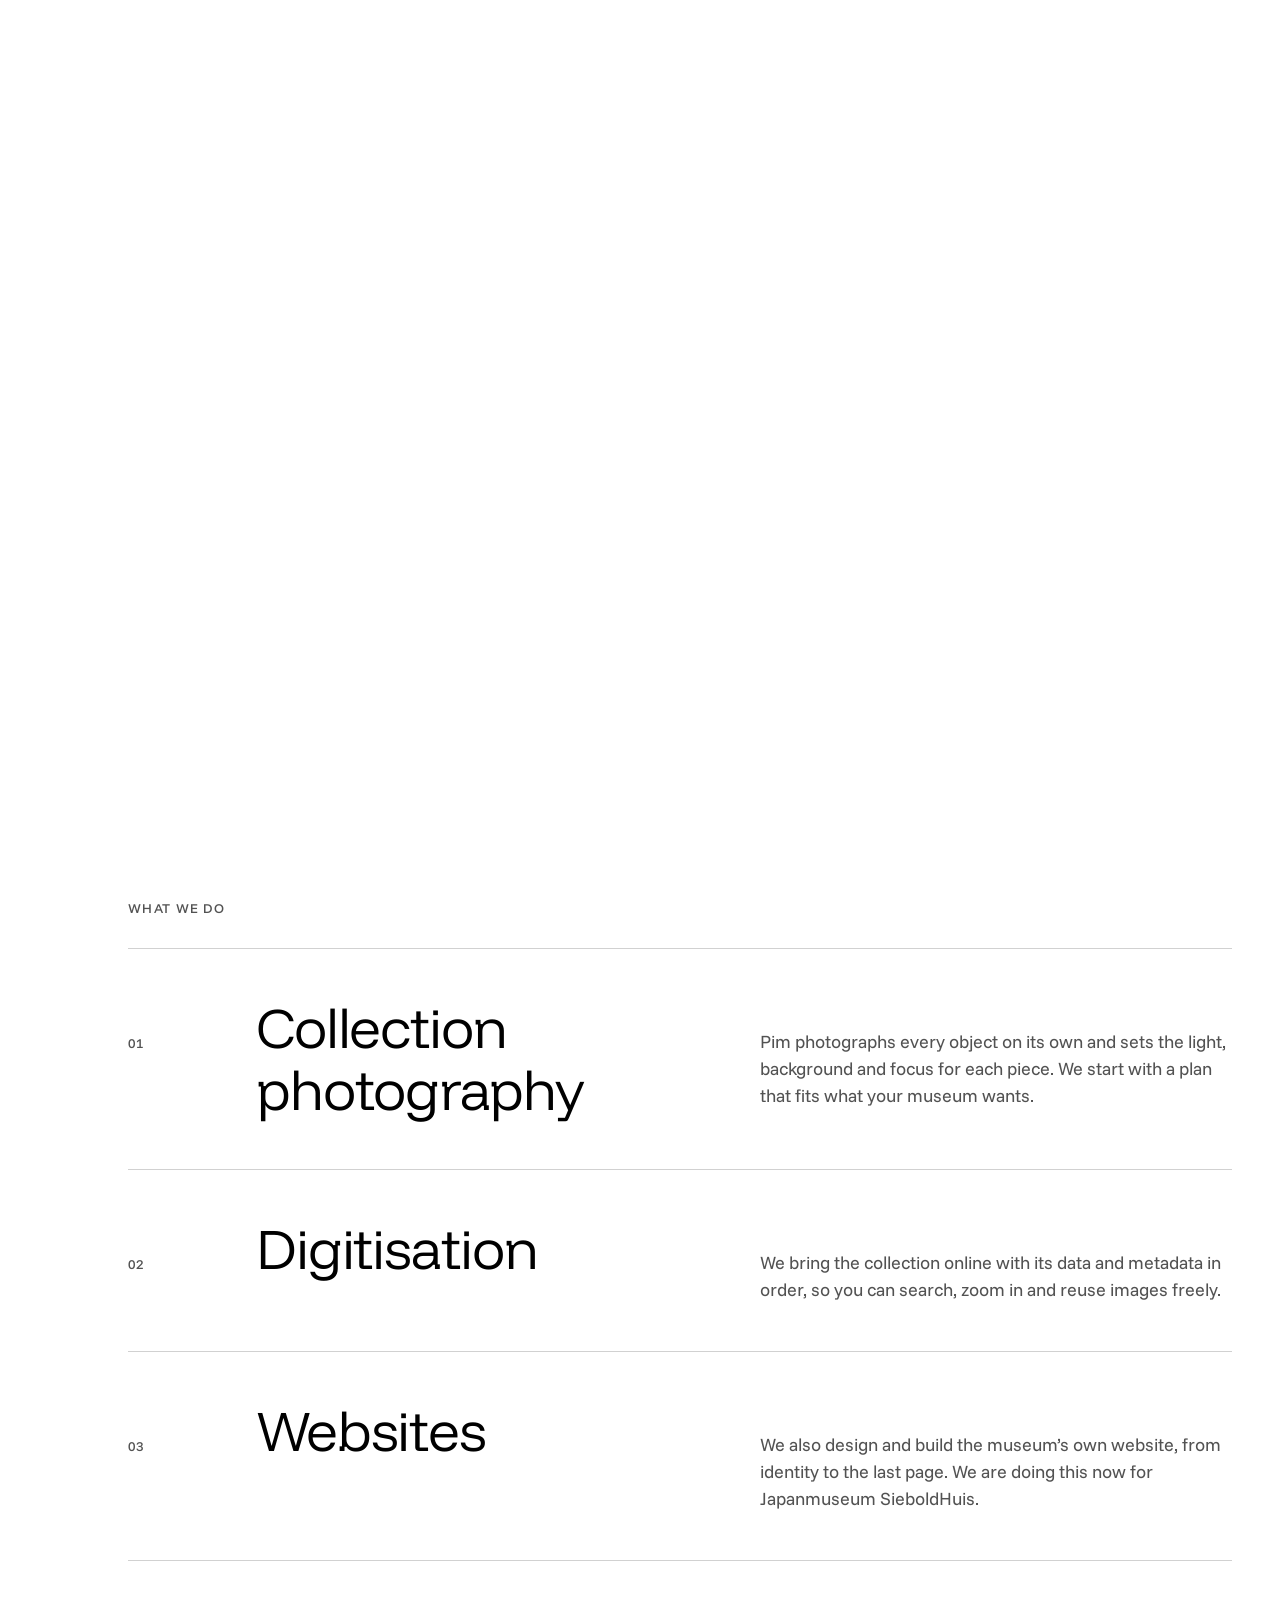
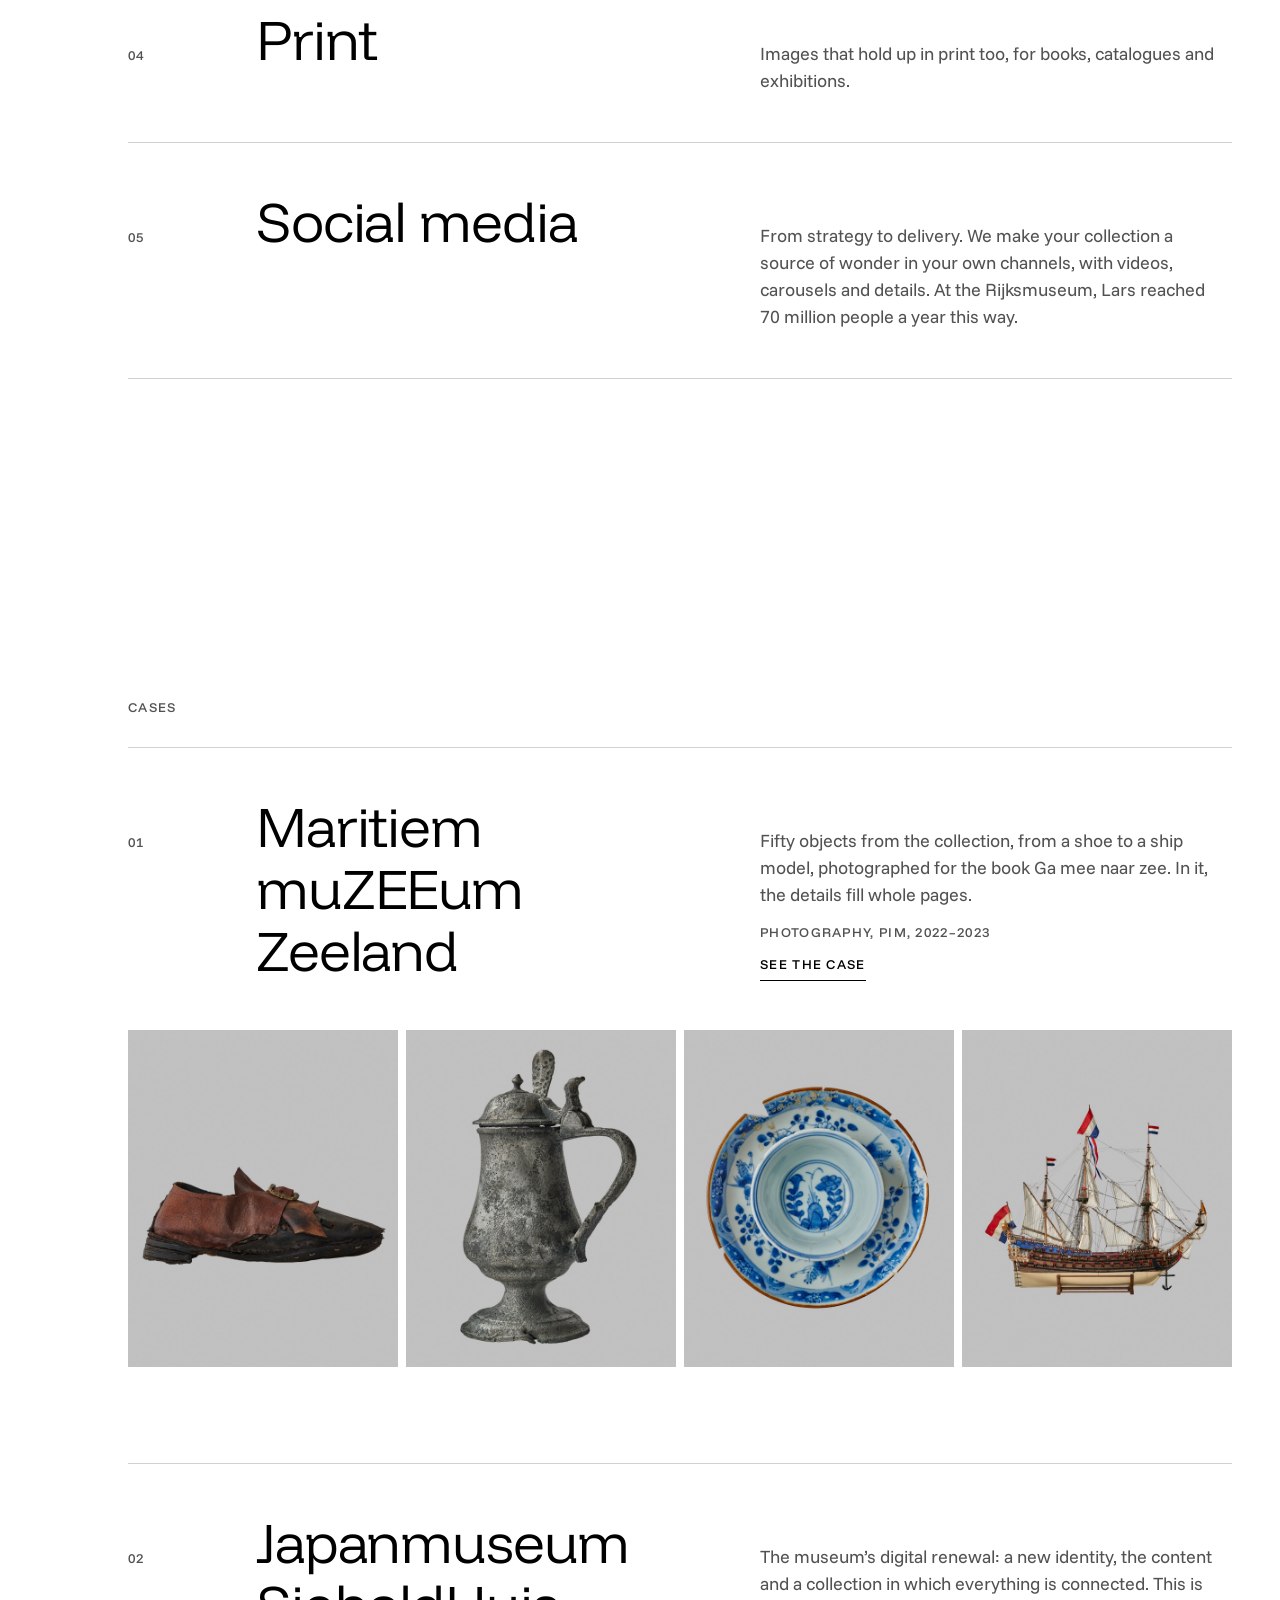
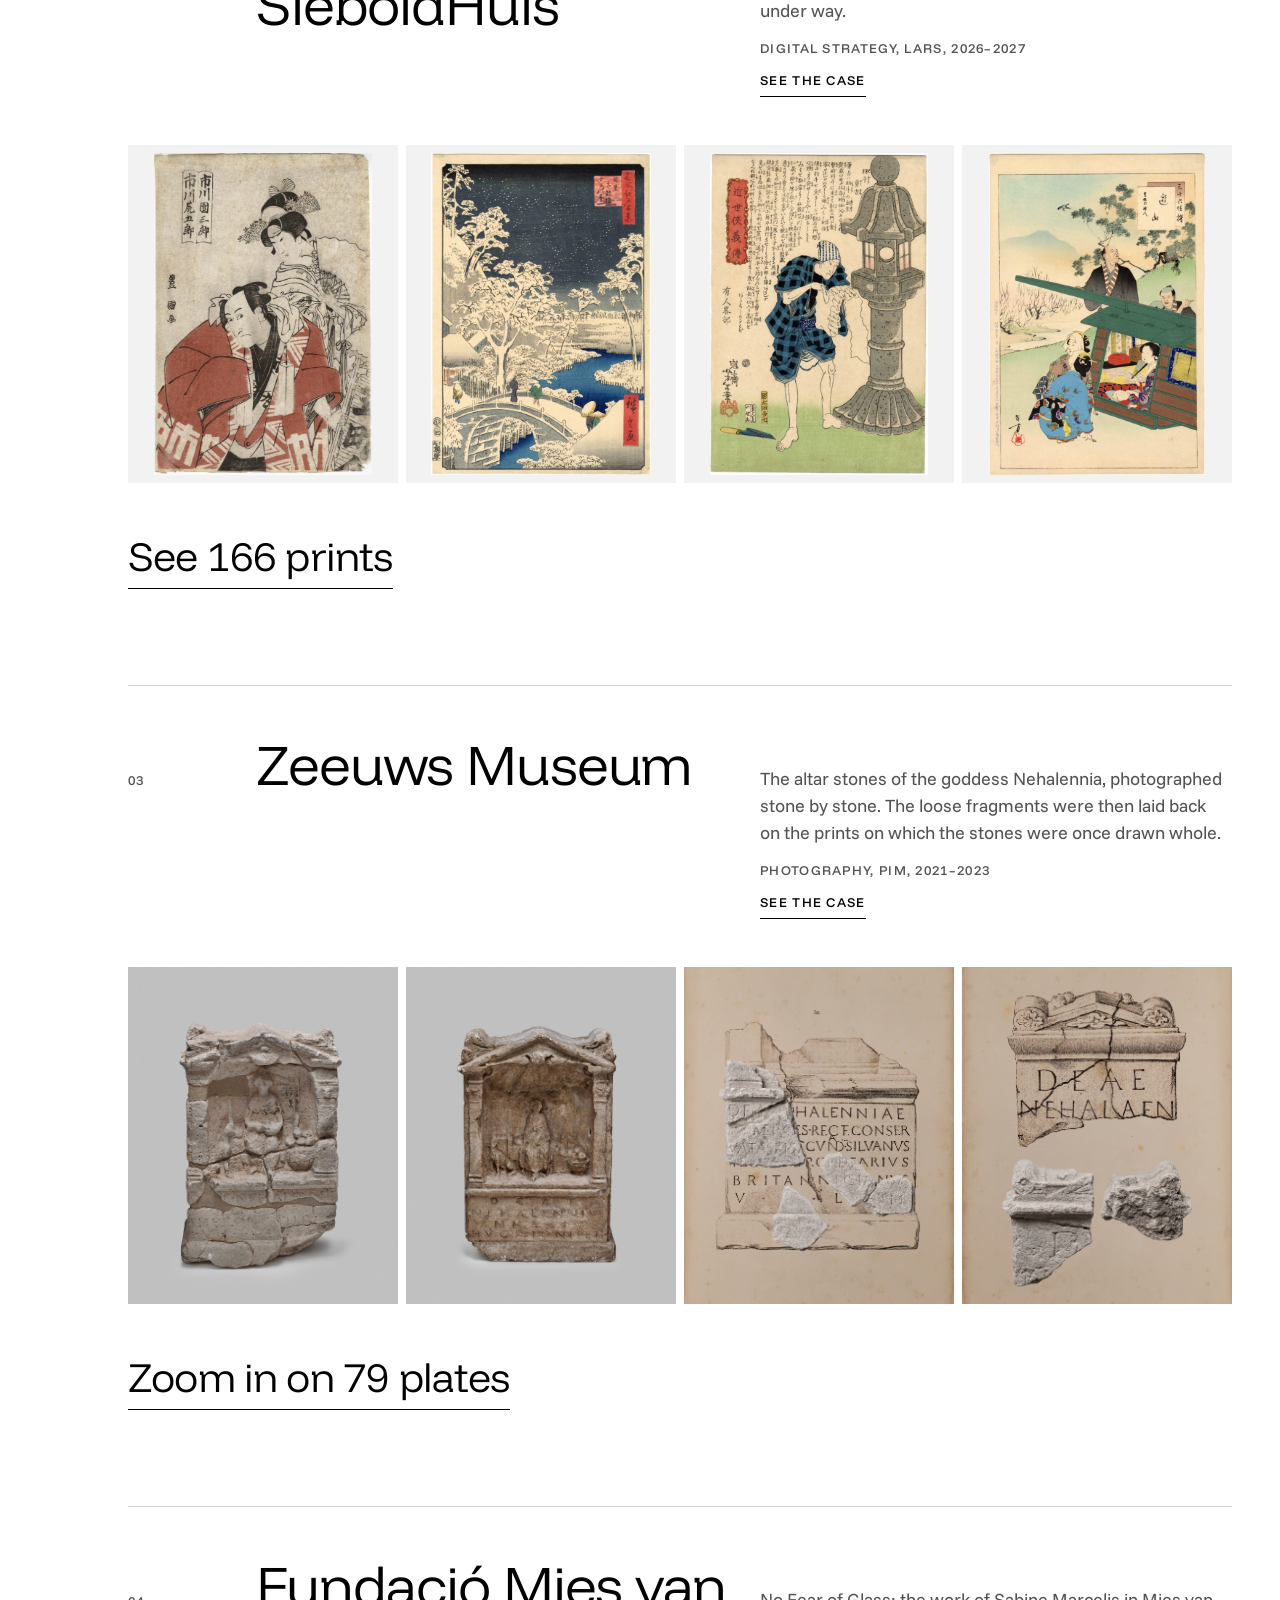
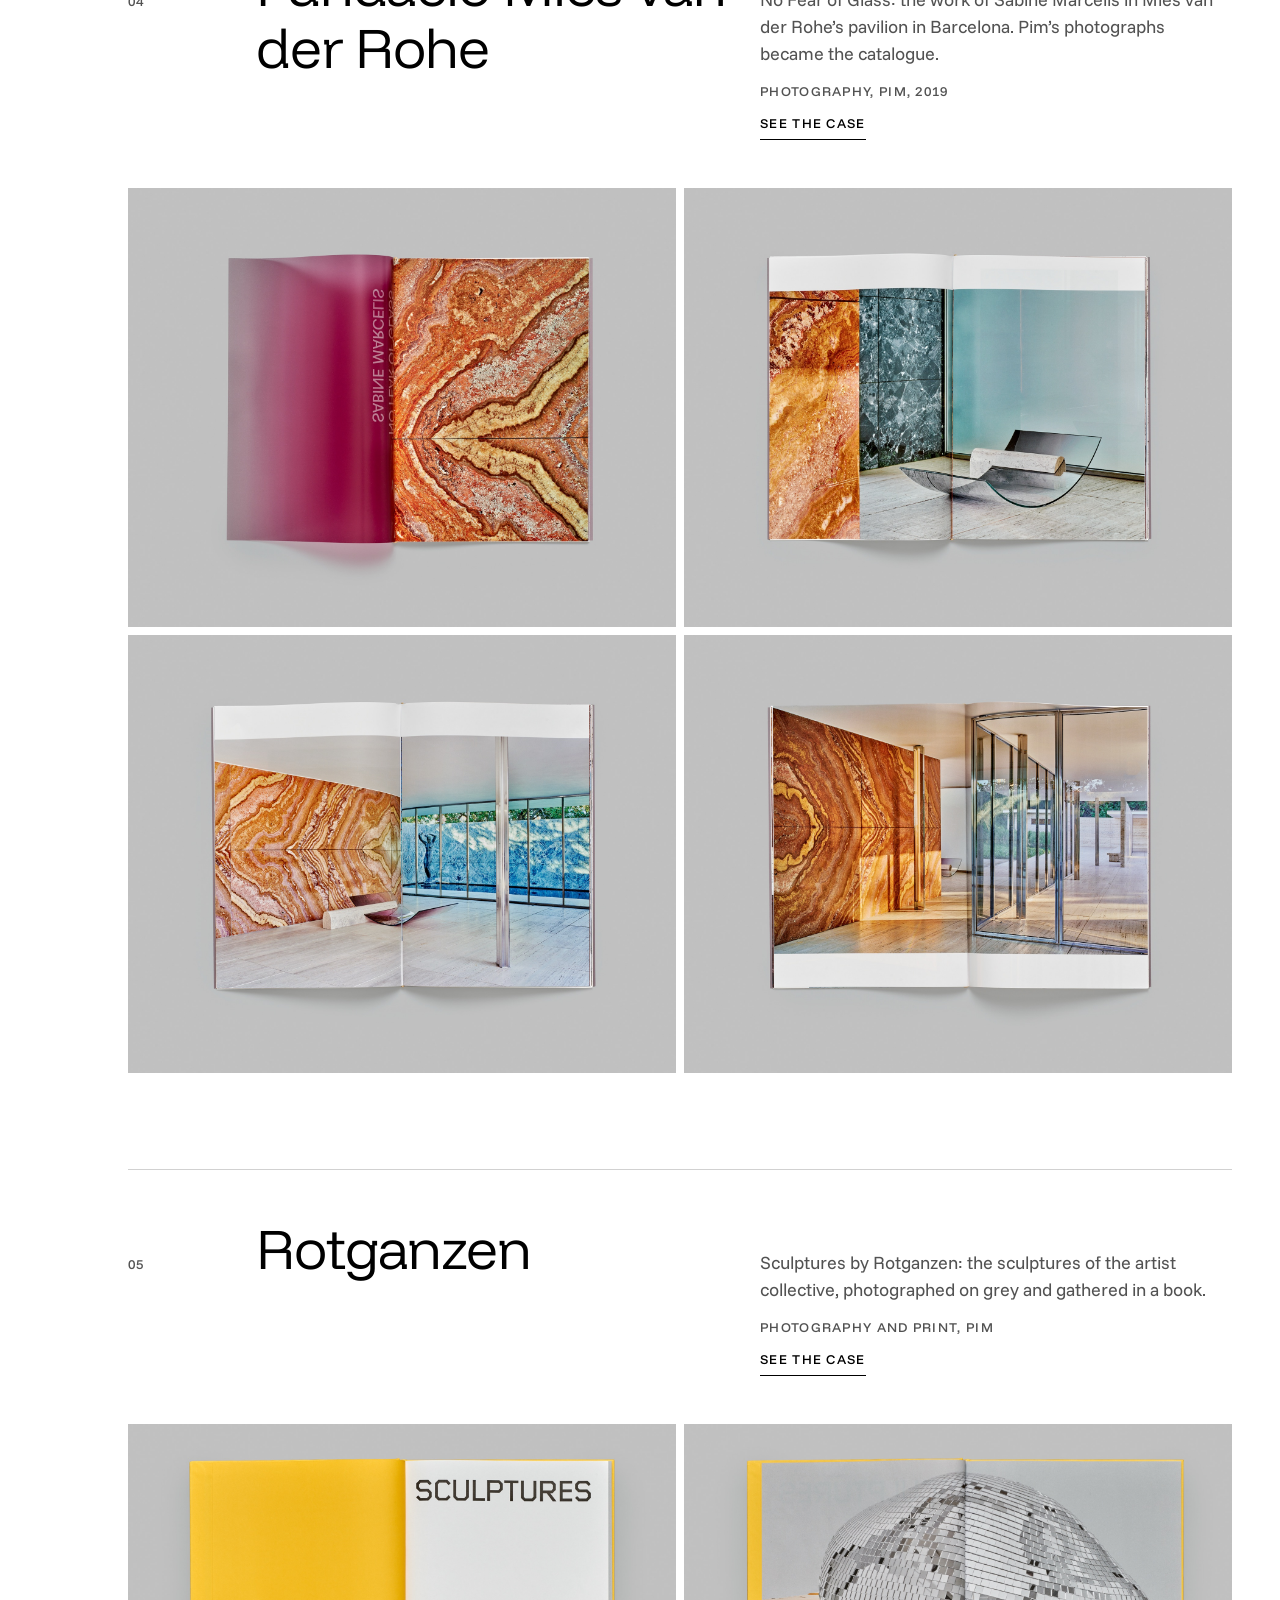
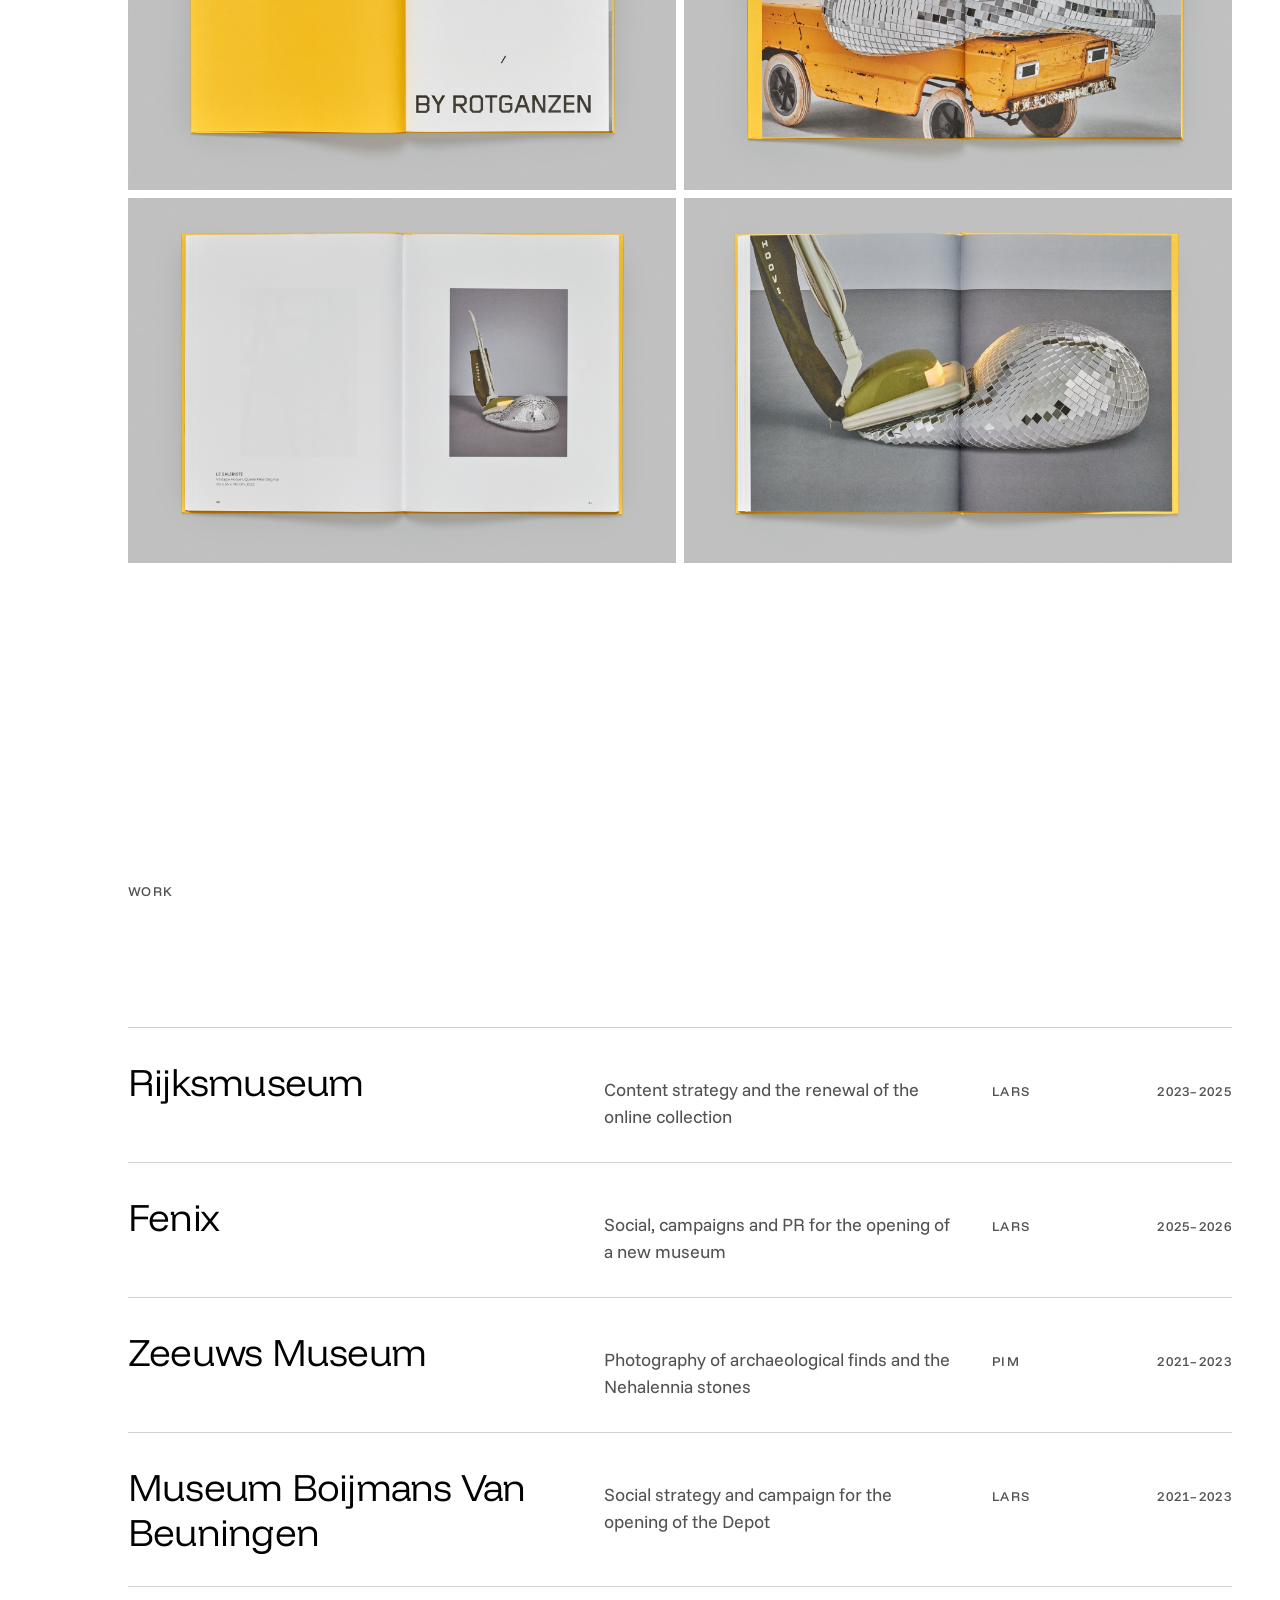
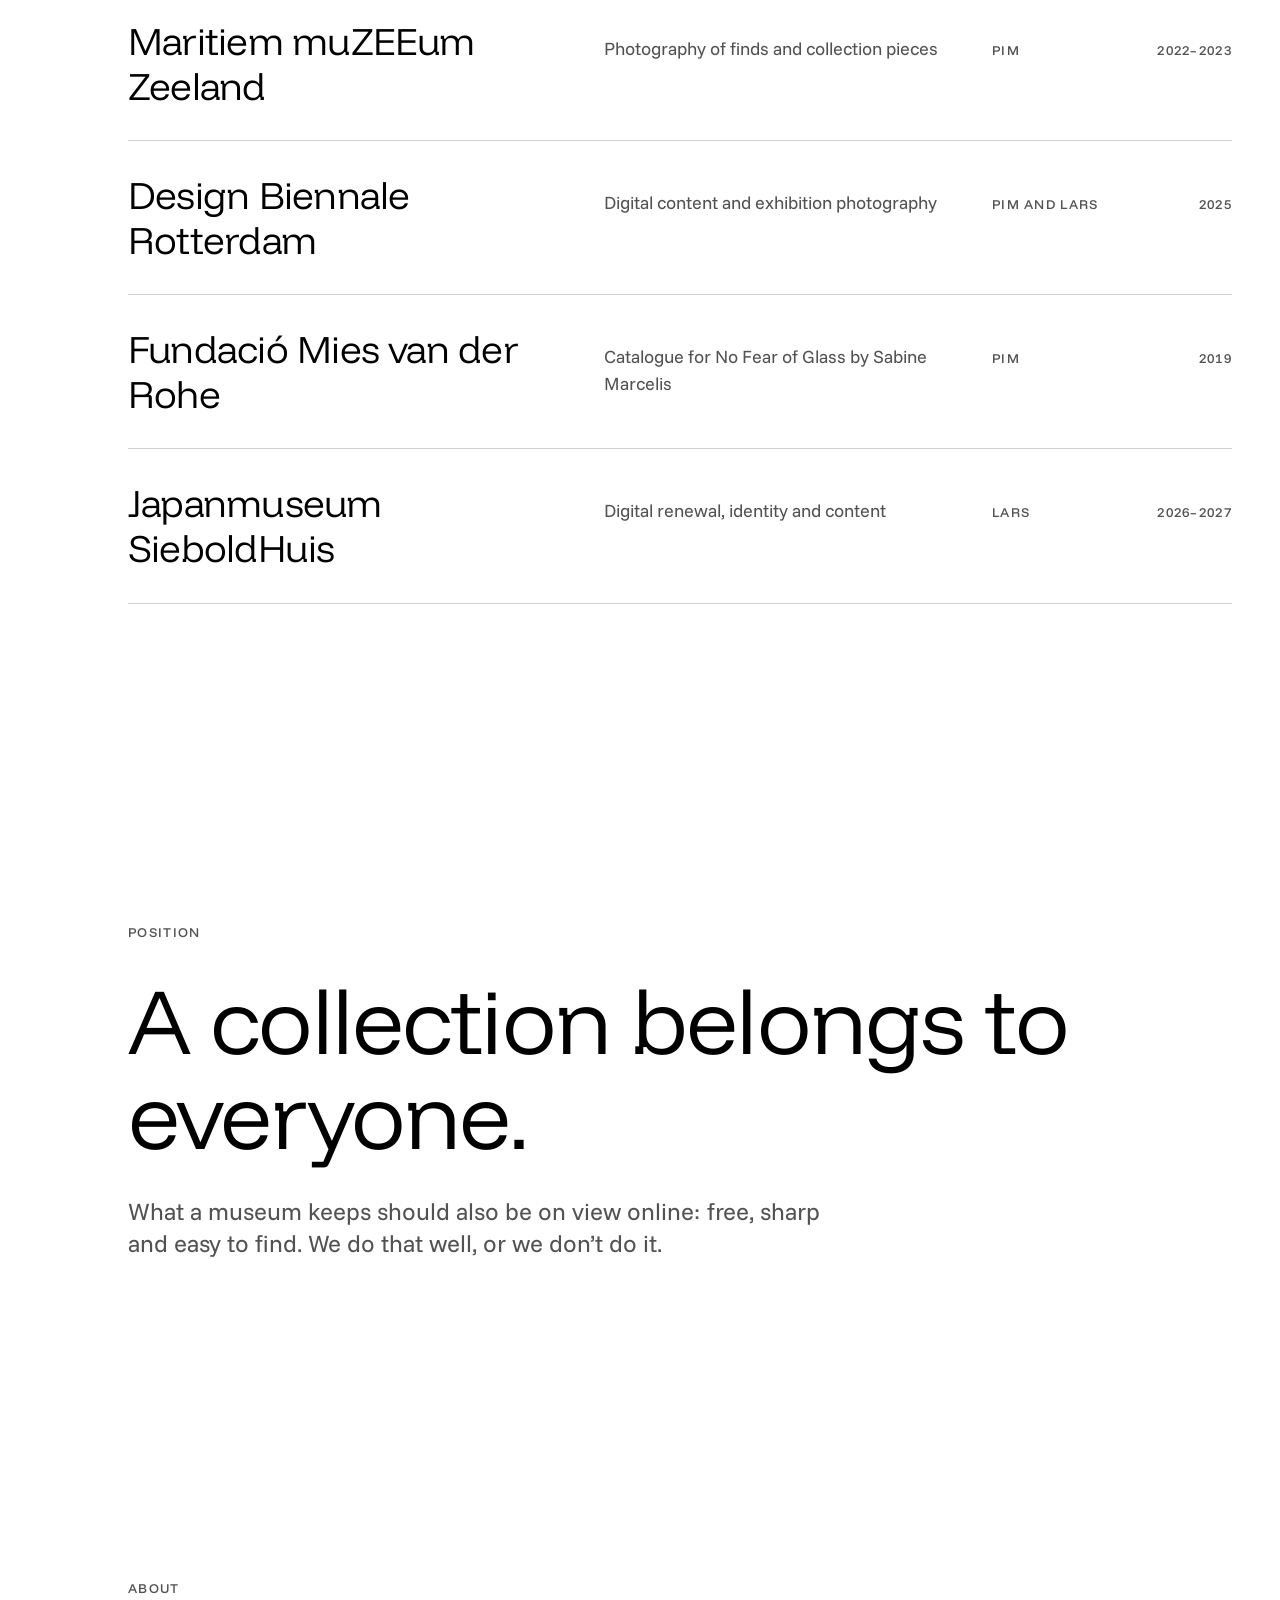
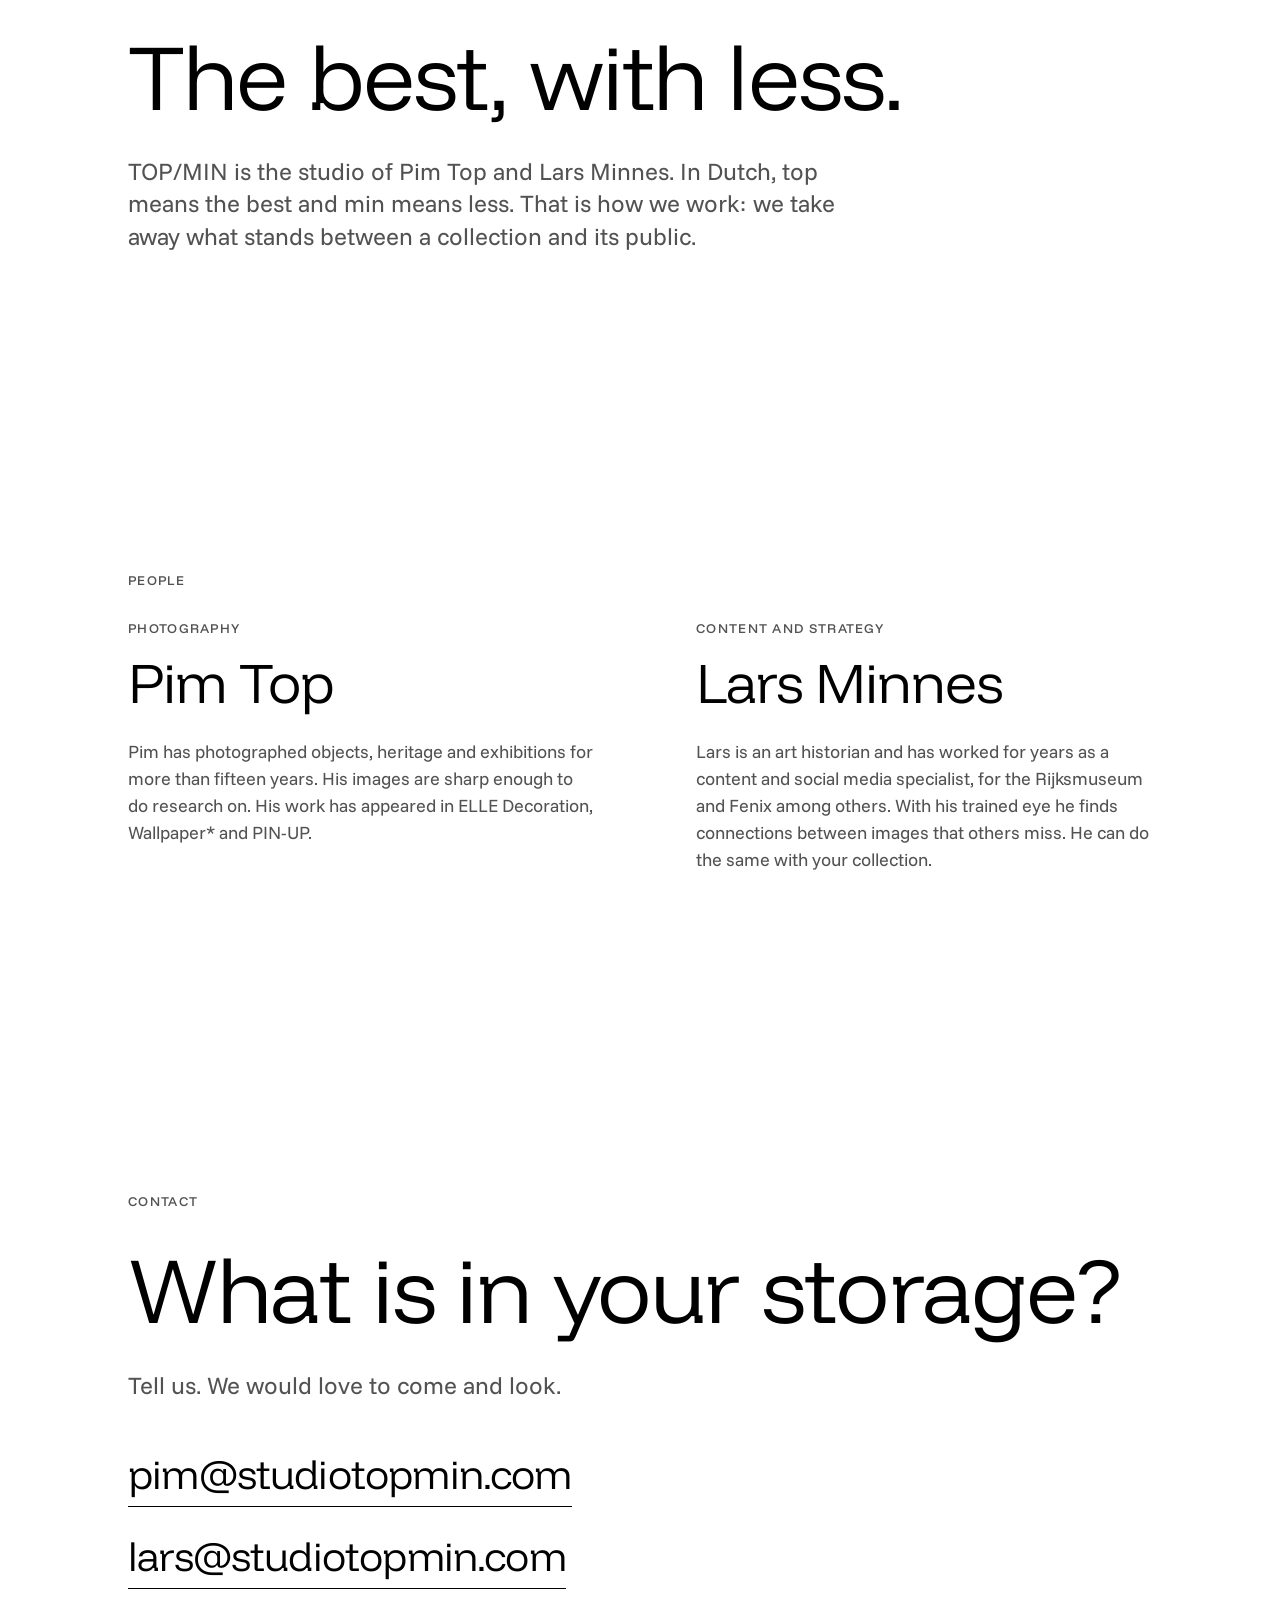
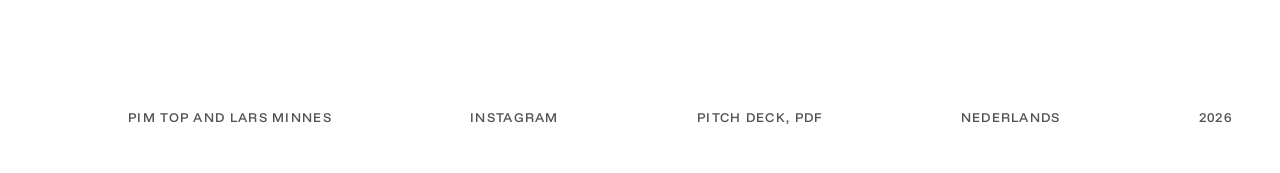
<file: en.html>
<!doctype html>
<html lang="en">
<head>
<meta charset="utf-8">
<meta name="viewport" content="width=device-width, initial-scale=1, viewport-fit=cover">
<title>TOP/MIN, studio for digital museum collections</title>
<meta name="description" content="Pim Top and Lars Minnes bring museum collections online: the photography, the collection and the website around it.">
<meta name="theme-color" content="#ffffff">
<meta name="robots" content="noindex">
<link rel="alternate" hreflang="nl" href="https://studiotopmin.com/">
<link rel="alternate" hreflang="en" href="https://studiotopmin.com/en.html">
<link rel="icon" href="data:image/svg+xml,%3Csvg xmlns='http://www.w3.org/2000/svg' viewBox='0 0 100 100'%3E%3Crect width='100' height='100' fill='%23FFFFFF'/%3E%3Cpath d='M30 82h10L70 18H60z' fill='%23000000'/%3E%3C/svg%3E">
<link rel="stylesheet" href="styles.css">
</head>
<body>

<a class="logo" href="#top" aria-label="TOP/MIN, back to top">
  <svg viewBox="0 0 605 100" aria-hidden="true">
    <path d="M0 0h80v12H46v88H34V12H0z"/>
    <path fill-rule="evenodd" d="M146 0a50 50 0 1 0 0 100a50 50 0 1 0 0-100zm0 12a38 38 0 1 1 0 76a38 38 0 1 1 0-76z"/>
    <path fill-rule="evenodd" d="M218 0h40a33 33 0 0 1 0 66h-28v34h-12zm12 12v42h28a21 21 0 0 0 0-42z"/>
    <path d="M296 100h13L349 0h-13z"/>
    <path d="M361 0h13l39 85.7L452 0h13v100h-12V25.3L419.5 100h-13L373 25.3V100h-12z"/>
    <path d="M487 0h12v100h-12z"/>
    <path d="M521 0h13l59 83.1V0h12v100h-13l-59-83.1V100h-12z"/>
  </svg>
</a>
<a class="top-link menu-button micro" href="#contact">Contact</a>

<div class="scale" aria-hidden="true">
  <span class="scale-label top micro">Top</span>
  <div class="scale-ticks"></div>
  <div class="scale-marker"></div>
  <span class="scale-label min micro">Min</span>
</div>

<main id="top">

  <section class="hero">
    <div class="hero-pin">
      <div class="hero-copy">
        <span class="label micro">Studio for digital museum collections</span>
        <h1>
          <span class="row"><span>From the whole collection</span></span>
          <span class="row"><span>to a single detail.</span></span>
        </h1>
        <p class="lead">We bring museum collections online: the photography, the collection and the website around it.</p>
      </div>
      <figure class="plate">
        <img src="images/hero.jpg" alt="Gold medallion with a portrait in profile, photographed on neutral grey" width="1600" height="2000">
      </figure>
      <p class="hero-caption micro">Sharp down to the smallest detail</p>
    </div>
  </section>

  <section id="aanbod">
    <span class="label micro reveal">What we do</span>
    <div class="rows">
      <article class="row-item reveal">
        <span class="num micro">01</span>
        <h3>Collection photography</h3>
        <p>Pim photographs every object on its own and sets the light, background and focus for each piece. We start with a plan that fits what your museum wants.</p>
      </article>
      <article class="row-item reveal">
        <span class="num micro">02</span>
        <h3>Digitisation</h3>
        <p>We bring the collection online with its data and metadata in order, so you can search, zoom in and reuse images freely.</p>
      </article>
      <article class="row-item reveal">
        <span class="num micro">03</span>
        <h3>Websites</h3>
        <p>We also design and build the museum’s own website, from identity to the last page. We are doing this now for Japanmuseum SieboldHuis.</p>
      </article>
      <article class="row-item reveal">
        <span class="num micro">04</span>
        <h3>Print</h3>
        <p>Images that hold up in print too, for books, catalogues and exhibitions.</p>
      </article>
      <article class="row-item reveal">
        <span class="num micro">05</span>
        <h3>Social media</h3>
        <p>From strategy to delivery. We make your collection a source of wonder in your own channels, with videos, carousels and details. At the Rijksmuseum, Lars reached 70 million people a year this way.</p>
      </article>
    </div>
  </section>

  <section id="cases">
    <span class="label micro reveal">Cases</span>

    <article class="case">
      <div class="row-item reveal">
        <span class="num micro">01</span>
        <h3><a href="case.html?c=muzeeum&lang=en">Maritiem muZEEum Zeeland</a></h3>
        <div class="case-text">
          <p>Fifty objects from the collection, from a shoe to a ship model, photographed for the book Ga mee naar zee. In it, the details fill whole pages.</p>
          <span class="case-meta micro">Photography, Pim, 2022–2023</span>
          <a class="case-more micro" href="case.html?c=muzeeum&lang=en">See the case</a>
        </div>
      </div>
      <div class="plates">
        <figure class="plate-small reveal"><img loading="lazy" src="images/muzeeum-1.jpg" alt="Leather shoe with a buckle, found at sea" width="1200" height="1500"></figure>
        <figure class="plate-small reveal"><img loading="lazy" src="images/muzeeum-2.jpg" alt="Pewter jug with a lid" width="1200" height="1500"></figure>
        <figure class="plate-small reveal"><img loading="lazy" src="images/muzeeum-3.jpg" alt="Blue and white porcelain plate with a chip missing" width="1200" height="1500"></figure>
        <figure class="plate-small reveal"><img loading="lazy" src="images/muzeeum-4.jpg" alt="Model of a three-masted ship with Dutch flags" width="1200" height="1500"></figure>
      </div>
    </article>

    <article class="case">
      <div class="row-item reveal">
        <span class="num micro">02</span>
        <h3><a href="case.html?c=siebold&lang=en">Japanmuseum SieboldHuis</a></h3>
        <div class="case-text">
          <p>The museum’s digital renewal: a new identity, the content and a collection in which everything is connected. This is under way.</p>
          <span class="case-meta micro">Digital strategy, Lars, 2026–2027</span>
          <a class="case-more micro" href="case.html?c=siebold&lang=en">See the case</a>
        </div>
      </div>
      <div class="plates">
        <figure class="plate-small plate-print reveal"><img loading="lazy" src="images/siebold/001.jpg" alt="Print by Toyokuni with two kabuki actors" width="600" height="883"></figure>
        <figure class="plate-small plate-print reveal"><img loading="lazy" src="images/siebold/044.jpg" alt="Print by Hiroshige: the Taiko bridge at Meguro in the snow" width="600" height="880"></figure>
        <figure class="plate-small plate-print reveal"><img loading="lazy" src="images/siebold/048.jpg" alt="Print by Yoshitoshi: Habakari Yūkichi" width="600" height="882"></figure>
        <figure class="plate-small plate-print reveal"><img loading="lazy" src="images/siebold/133.jpg" alt="Print by Toshikata: women on an outing" width="600" height="890"></figure>
      </div>
      <a class="mail case-link" href="siebold.html">See 166 prints</a>
    </article>

    <article class="case">
      <div class="row-item reveal">
        <span class="num micro">03</span>
        <h3><a href="case.html?c=zeeuws&lang=en">Zeeuws Museum</a></h3>
        <div class="case-text">
          <p>The altar stones of the goddess Nehalennia, photographed stone by stone. The loose fragments were then laid back on the prints on which the stones were once drawn whole.</p>
          <span class="case-meta micro">Photography, Pim, 2021–2023</span>
          <a class="case-more micro" href="case.html?c=zeeuws&lang=en">See the case</a>
        </div>
      </div>
      <div class="plates">
        <figure class="plate-small reveal"><img loading="lazy" src="images/zeeuws-1.jpg" alt="Roman altar stone with a standing figure in a niche" width="1200" height="1500"></figure>
        <figure class="plate-small reveal"><img loading="lazy" src="images/zeeuws-2.jpg" alt="Altar stone with the seated goddess Nehalennia under a pediment" width="1200" height="1500"></figure>
        <figure class="plate-small reveal"><img loading="lazy" src="images/zeeuws-3.jpg" alt="Stone fragments with an inscription, laid on an old print of the same altar" width="1097" height="1500"></figure>
        <figure class="plate-small reveal"><img loading="lazy" src="images/zeeuws-4.jpg" alt="Fragments with the letters DEAE NEHALAEN on an old print" width="1097" height="1500"></figure>
      </div>
      <a class="mail case-link" href="platen.html">Zoom in on 79 plates</a>
    </article>

    <article class="case">
      <div class="row-item reveal">
        <span class="num micro">04</span>
        <h3><a href="case.html?c=glass&lang=en">Fundació Mies van der Rohe</a></h3>
        <div class="case-text">
          <p>No Fear of Glass: the work of Sabine Marcelis in Mies van der Rohe’s pavilion in Barcelona. Pim’s photographs became the catalogue.</p>
          <span class="case-meta micro">Photography, Pim, 2019</span>
          <a class="case-more micro" href="case.html?c=glass&lang=en">See the case</a>
        </div>
      </div>
      <div class="plates plates-wide">
        <figure class="plate-wide reveal"><img loading="lazy" src="images/glass-1.jpg" alt="Open catalogue with a pink endpaper and a page of orange veined stone" width="1800" height="1440"></figure>
        <figure class="plate-wide reveal"><img loading="lazy" src="images/glass-2.jpg" alt="Spread with orange stone, green marble and a glass lounge chair" width="1800" height="1440"></figure>
        <figure class="plate-wide reveal"><img loading="lazy" src="images/glass-3.jpg" alt="Spread with a wall of orange onyx and a view of the water" width="1800" height="1440"></figure>
        <figure class="plate-wide reveal"><img loading="lazy" src="images/glass-4.jpg" alt="Spread with orange onyx and glass walls in the pavilion" width="1800" height="1440"></figure>
      </div>
    </article>

    <article class="case">
      <div class="row-item reveal">
        <span class="num micro">05</span>
        <h3><a href="case.html?c=rotganzen&lang=en">Rotganzen</a></h3>
        <div class="case-text">
          <p>Sculptures by Rotganzen: the sculptures of the artist collective, photographed on grey and gathered in a book.</p>
          <span class="case-meta micro">Photography and print, Pim</span>
          <a class="case-more micro" href="case.html?c=rotganzen&lang=en">See the case</a>
        </div>
      </div>
      <div class="plates plates-wide">
        <figure class="plate-wide plate-book reveal"><img loading="lazy" src="images/rotganzen-1.jpg" alt="Open book with a yellow endpaper and the title Sculptures by Rotganzen" width="1800" height="1200"></figure>
        <figure class="plate-wide plate-book reveal"><img loading="lazy" src="images/rotganzen-2.jpg" alt="Spread with a melted disco ball on a yellow toy car" width="1800" height="1211"></figure>
        <figure class="plate-wide plate-book reveal"><img loading="lazy" src="images/rotganzen-3.jpg" alt="Spread with a photo of a vacuum cleaner sucking up a disco ball" width="1800" height="1211"></figure>
        <figure class="plate-wide plate-book reveal"><img loading="lazy" src="images/rotganzen-4.jpg" alt="Double-page spread with the vacuum cleaner and the disco ball up close" width="1800" height="1211"></figure>
      </div>
    </article>

  </section>

  <section id="werk">
    <span class="label micro reveal">Work</span>
    <p class="lead work-lead reveal">So far we made this separately. From now on, together.</p>
    <div class="rows">
      <article class="work reveal">
        <h3>Rijksmuseum</h3>
        <p>Content strategy and the renewal of the online collection</p>
        <span class="who micro">Lars</span><span class="years micro">2023–2025</span>
      </article>
      <article class="work reveal">
        <h3>Fenix</h3>
        <p>Social, campaigns and PR for the opening of a new museum</p>
        <span class="who micro">Lars</span><span class="years micro">2025–2026</span>
      </article>
      <article class="work reveal">
        <h3>Zeeuws Museum</h3>
        <p>Photography of archaeological finds and the Nehalennia stones</p>
        <span class="who micro">Pim</span><span class="years micro">2021–2023</span>
      </article>
      <article class="work reveal">
        <h3>Museum Boijmans Van Beuningen</h3>
        <p>Social strategy and campaign for the opening of the Depot</p>
        <span class="who micro">Lars</span><span class="years micro">2021–2023</span>
      </article>
      <article class="work reveal">
        <h3>Maritiem muZEEum Zeeland</h3>
        <p>Photography of finds and collection pieces</p>
        <span class="who micro">Pim</span><span class="years micro">2022–2023</span>
      </article>
      <article class="work reveal">
        <h3>Design Biennale Rotterdam</h3>
        <p>Digital content and exhibition photography</p>
        <span class="who micro">Pim and Lars</span><span class="years micro">2025</span>
      </article>
      <article class="work reveal">
        <h3>Fundació Mies van der Rohe</h3>
        <p>Catalogue for No Fear of Glass by Sabine Marcelis</p>
        <span class="who micro">Pim</span><span class="years micro">2019</span>
      </article>
      <article class="work reveal">
        <h3>Japanmuseum SieboldHuis</h3>
        <p>Digital renewal, identity and content</p>
        <span class="who micro">Lars</span><span class="years micro">2026–2027</span>
      </article>
    </div>
  </section>

  <section id="standpunt" class="stand">
    <span class="label micro reveal">Position</span>
    <h2 class="reveal">A collection belongs to everyone.</h2>
    <p class="lead reveal">What a museum keeps should also be on view online: free, sharp and easy to find. We do that well, or we don’t do it.</p>
  </section>

  <section id="over" class="stand">
    <span class="label micro reveal">About</span>
    <h2 class="reveal">The best, with less.</h2>
    <p class="lead reveal">TOP/MIN is the studio of Pim Top and Lars Minnes. In Dutch, top means the best and min means less. That is how we work: we take away what stands between a collection and its public.</p>
  </section>

  <section id="mensen">
    <span class="label micro reveal">People</span>
    <div class="people">
      <article class="person reveal">
        <span class="role micro">Photography</span>
        <h3>Pim Top</h3>
        <p>Pim has photographed objects, heritage and exhibitions for more than fifteen years. His images are sharp enough to do research on. His work has appeared in ELLE Decoration, Wallpaper* and PIN-UP.</p>
      </article>
      <article class="person reveal">
        <span class="role micro">Content and strategy</span>
        <h3>Lars Minnes</h3>
        <p>Lars is an art historian and has worked for years as a content and social media specialist, for the Rijksmuseum and Fenix among others. With his trained eye he finds connections between images that others miss. He can do the same with your collection.</p>
      </article>
    </div>
  </section>

  <section id="contact" class="contact">
    <span class="label micro reveal">Contact</span>
    <h2 class="reveal">What is in your storage?</h2>
    <p class="lead reveal">Tell us. We would love to come and look.</p>
    <div class="mails reveal">
      <a class="mail" href="mailto:pim@studiotopmin.com">pim@studiotopmin.com</a>
      <a class="mail" href="mailto:lars@studiotopmin.com">lars@studiotopmin.com</a>
    </div>
  </section>

</main>

<footer class="micro">
  <span>Pim Top and Lars Minnes</span>
  <a class="foot-link" href="https://www.instagram.com/studiotopmin/" rel="noopener">Instagram</a>
  <a class="foot-link" href="topmin-acquisitie.pdf" download>Pitch deck, pdf</a>
  <a class="foot-link" href="index.html" lang="nl" hreflang="nl">Nederlands</a>
  <span>2026</span>
</footer>

<script src="main.js"></script>
</body>
</html>
</file>
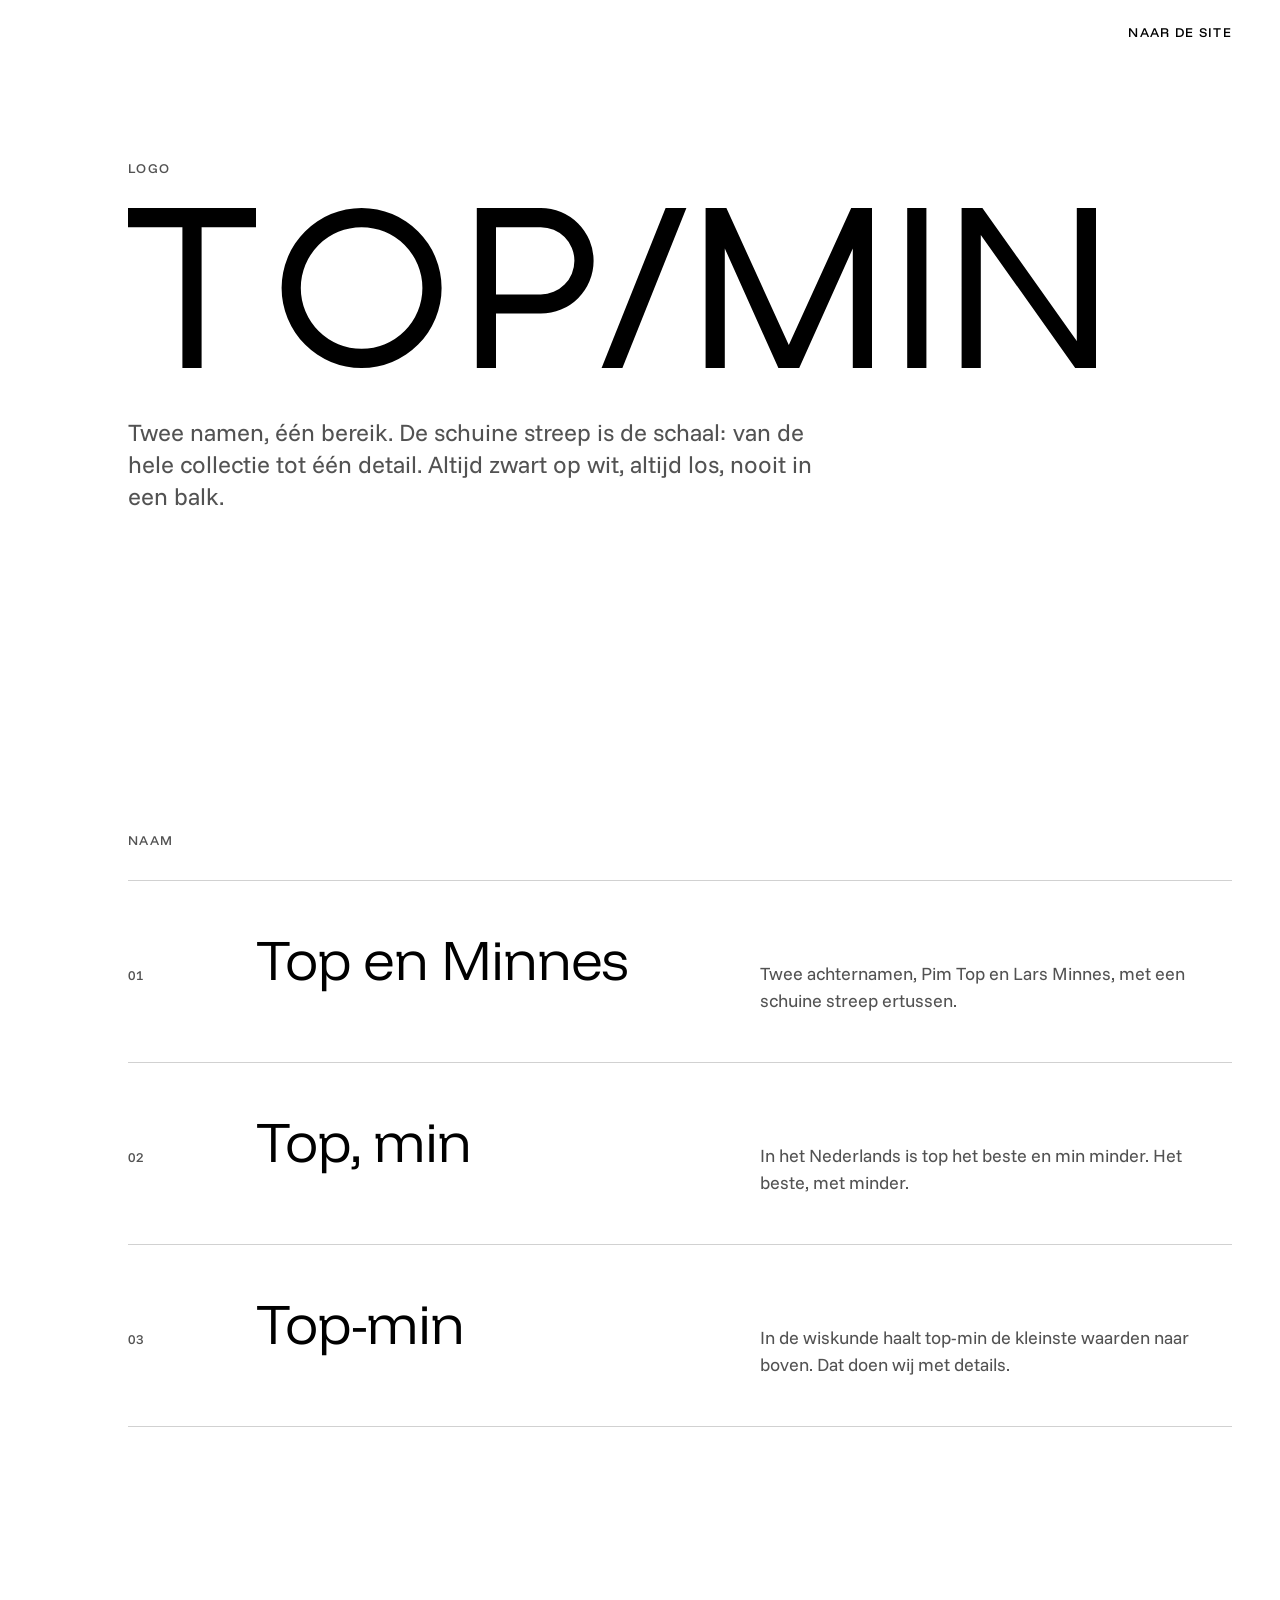
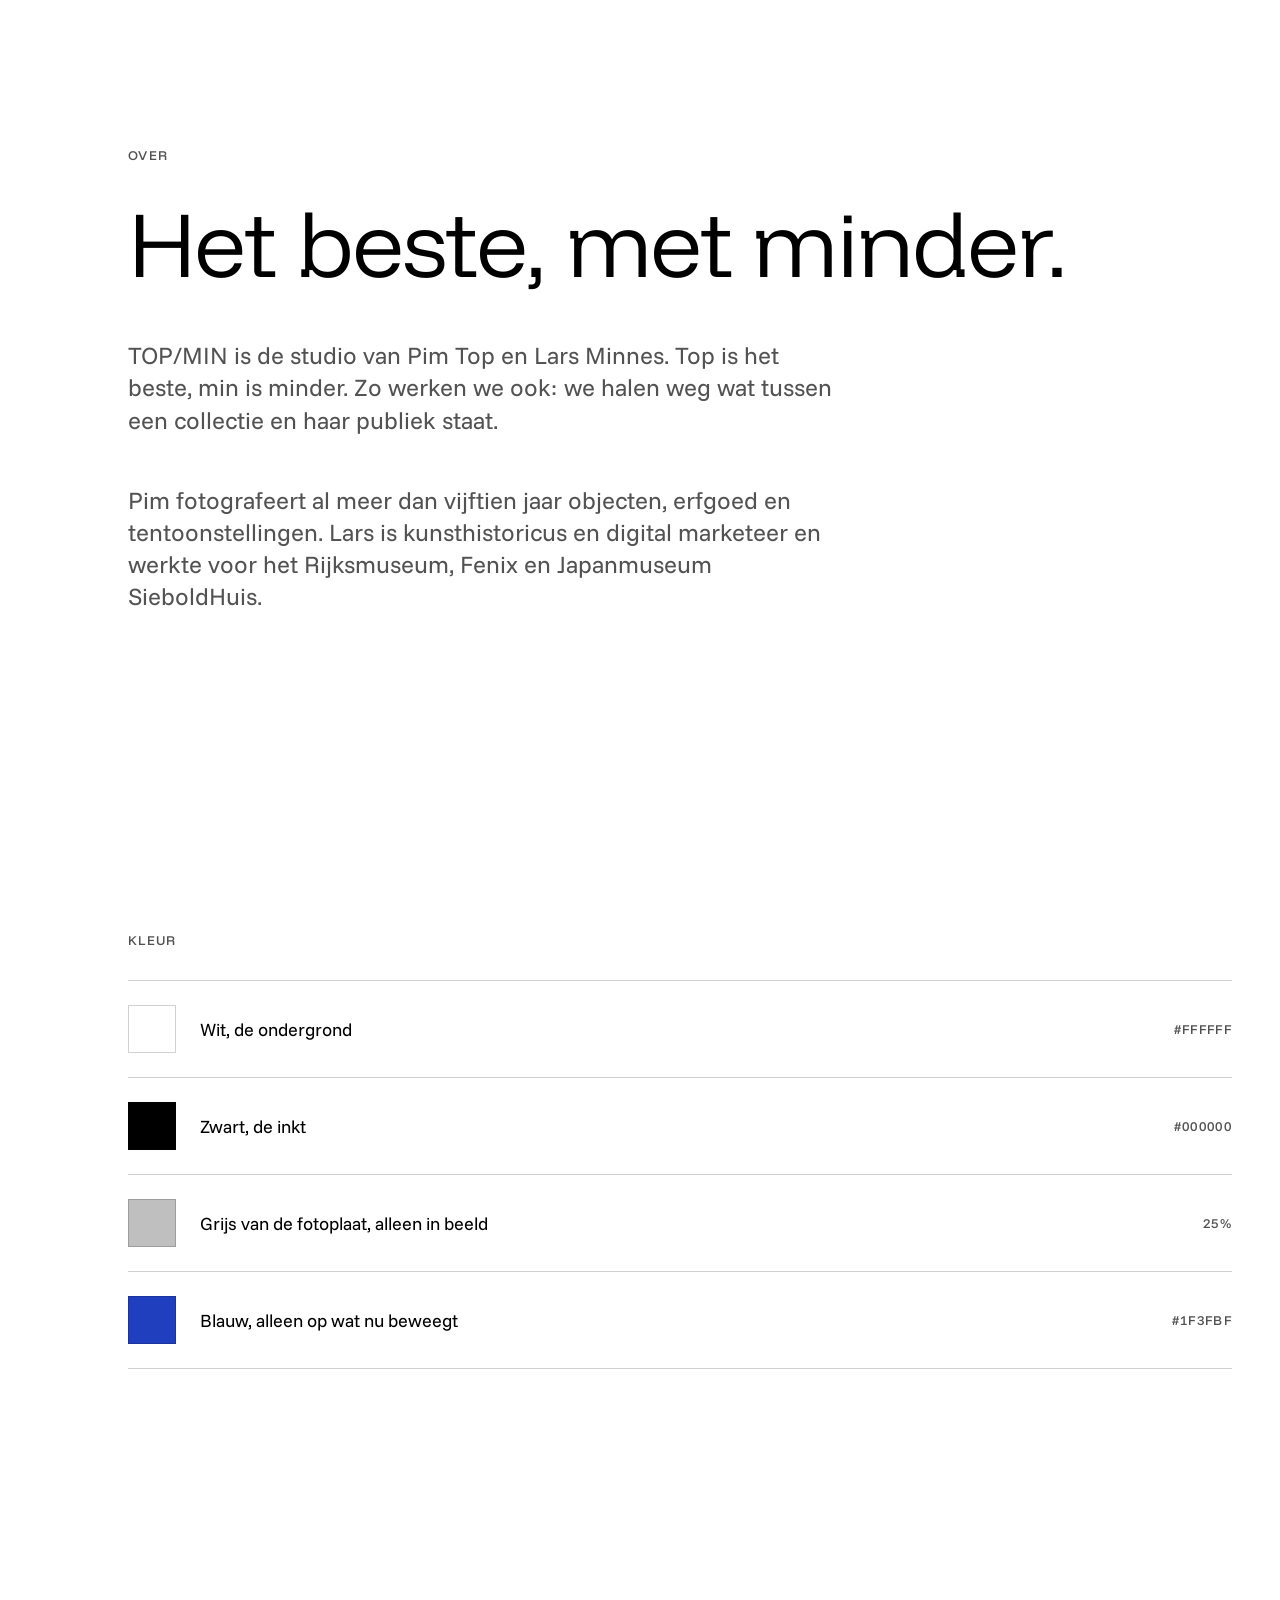
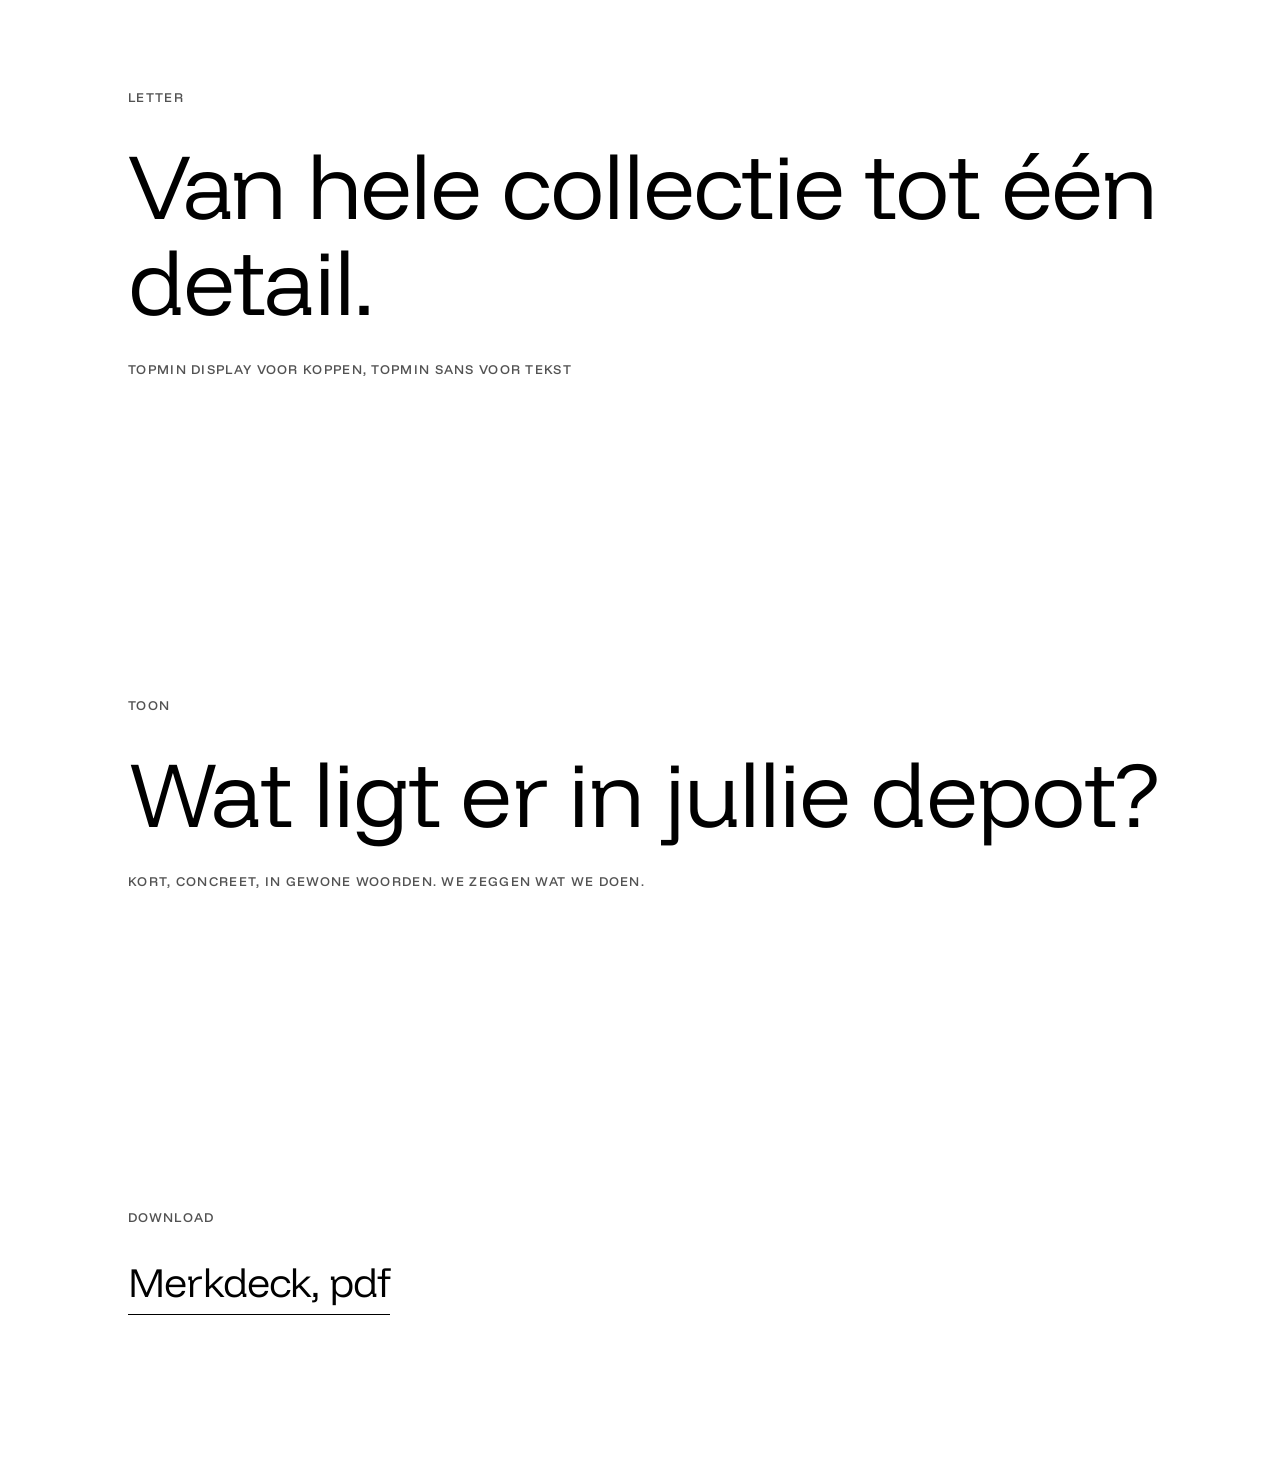
<file: merk.html>
<!doctype html>
<html lang="nl">
<head>
<meta charset="utf-8">
<meta name="viewport" content="width=device-width, initial-scale=1">
<title>TOP/MIN, merkblad</title>
<meta name="robots" content="noindex">
<link rel="stylesheet" href="styles.css">
</head>
<body class="sheet">

<a class="top-link menu-button micro" href="index.html">Naar de site</a>

<main>

  <section>
    <span class="label micro">Logo</span>
    <svg class="sheet-logo" viewBox="0 0 605 100" role="img" aria-label="TOP/MIN">
      <path d="M0 0h80v12H46v88H34V12H0z"/>
      <path fill-rule="evenodd" d="M146 0a50 50 0 1 0 0 100a50 50 0 1 0 0-100zm0 12a38 38 0 1 1 0 76a38 38 0 1 1 0-76z"/>
      <path fill-rule="evenodd" d="M218 0h40a33 33 0 0 1 0 66h-28v34h-12zm12 12v42h28a21 21 0 0 0 0-42z"/>
      <path d="M296 100h13L349 0h-13z"/>
      <path d="M361 0h13l39 85.7L452 0h13v100h-12V25.3L419.5 100h-13L373 25.3V100h-12z"/>
      <path d="M487 0h12v100h-12z"/>
      <path d="M521 0h13l59 83.1V0h12v100h-13l-59-83.1V100h-12z"/>
    </svg>
    <p class="lead sheet-note">Twee namen, één bereik. De schuine streep is de schaal: van de hele collectie tot één detail. Altijd zwart op wit, altijd los, nooit in een balk.</p>
  </section>

  <section>
    <span class="label micro">Naam</span>
    <div class="rows">
      <article class="row-item">
        <span class="num micro">01</span>
        <h3>Top en Minnes</h3>
        <p>Twee achternamen, Pim Top en Lars Minnes, met een schuine streep ertussen.</p>
      </article>
      <article class="row-item">
        <span class="num micro">02</span>
        <h3>Top, min</h3>
        <p>In het Nederlands is top het beste en min minder. Het beste, met minder.</p>
      </article>
      <article class="row-item">
        <span class="num micro">03</span>
        <h3>Top-min</h3>
        <p>In de wiskunde haalt top-min de kleinste waarden naar boven. Dat doen wij met details.</p>
      </article>
    </div>
  </section>

  <section>
    <span class="label micro">Over</span>
    <p class="specimen">Het beste, met minder.</p>
    <p class="lead sheet-note">TOP/MIN is de studio van Pim Top en Lars Minnes. Top is het beste, min is minder. Zo werken we ook: we halen weg wat tussen een collectie en haar publiek staat.</p>
    <p class="lead sheet-note">Pim fotografeert al meer dan vijftien jaar objecten, erfgoed en tentoonstellingen. Lars is kunsthistoricus en digital marketeer en werkte voor het Rijksmuseum, Fenix en Japanmuseum SieboldHuis.</p>
  </section>

  <section>
    <span class="label micro">Kleur</span>
    <div class="swatches">
      <div class="swatch"><span class="chip" style="background:#ffffff"></span><span>Wit, de ondergrond</span><span class="hex micro">#FFFFFF</span></div>
      <div class="swatch"><span class="chip" style="background:#000000"></span><span>Zwart, de inkt</span><span class="hex micro">#000000</span></div>
      <div class="swatch"><span class="chip" style="background:#bfbfbf"></span><span>Grijs van de fotoplaat, alleen in beeld</span><span class="hex micro">25%</span></div>
      <div class="swatch"><span class="chip" style="background:#1f3fbf"></span><span>Blauw, alleen op wat nu beweegt</span><span class="hex micro">#1F3FBF</span></div>
    </div>
  </section>

  <section>
    <span class="label micro">Letter</span>
    <p class="specimen">Van hele collectie tot één detail.</p>
    <span class="micro">TOPMIN Display voor koppen, TOPMIN Sans voor tekst</span>
  </section>

  <section>
    <span class="label micro">Toon</span>
    <p class="specimen">Wat ligt er in jullie depot?</p>
    <span class="micro">Kort, concreet, in gewone woorden. We zeggen wat we doen.</span>
  </section>

  <section>
    <span class="label micro">Download</span>
    <a class="mail" href="topmin-merk.pdf" download>Merkdeck, pdf</a>
  </section>

</main>

</body>
</html>
</file>
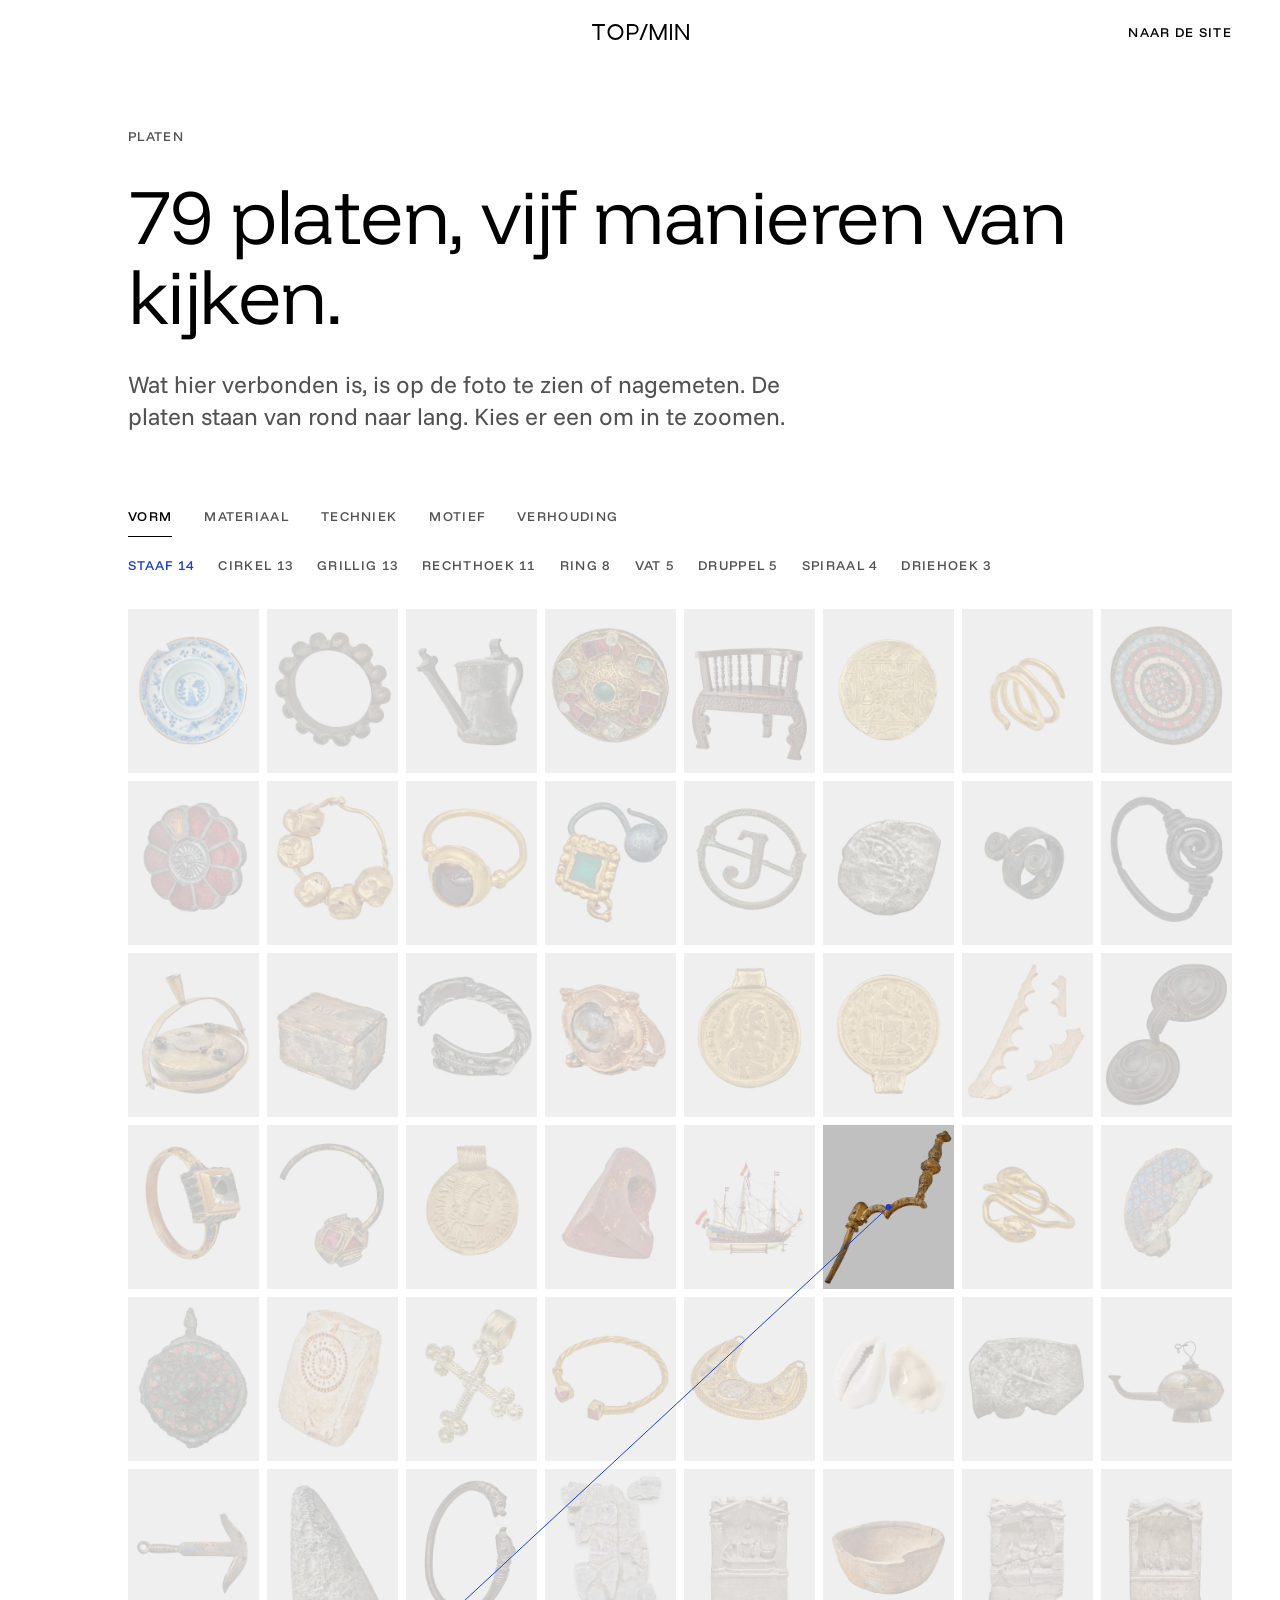
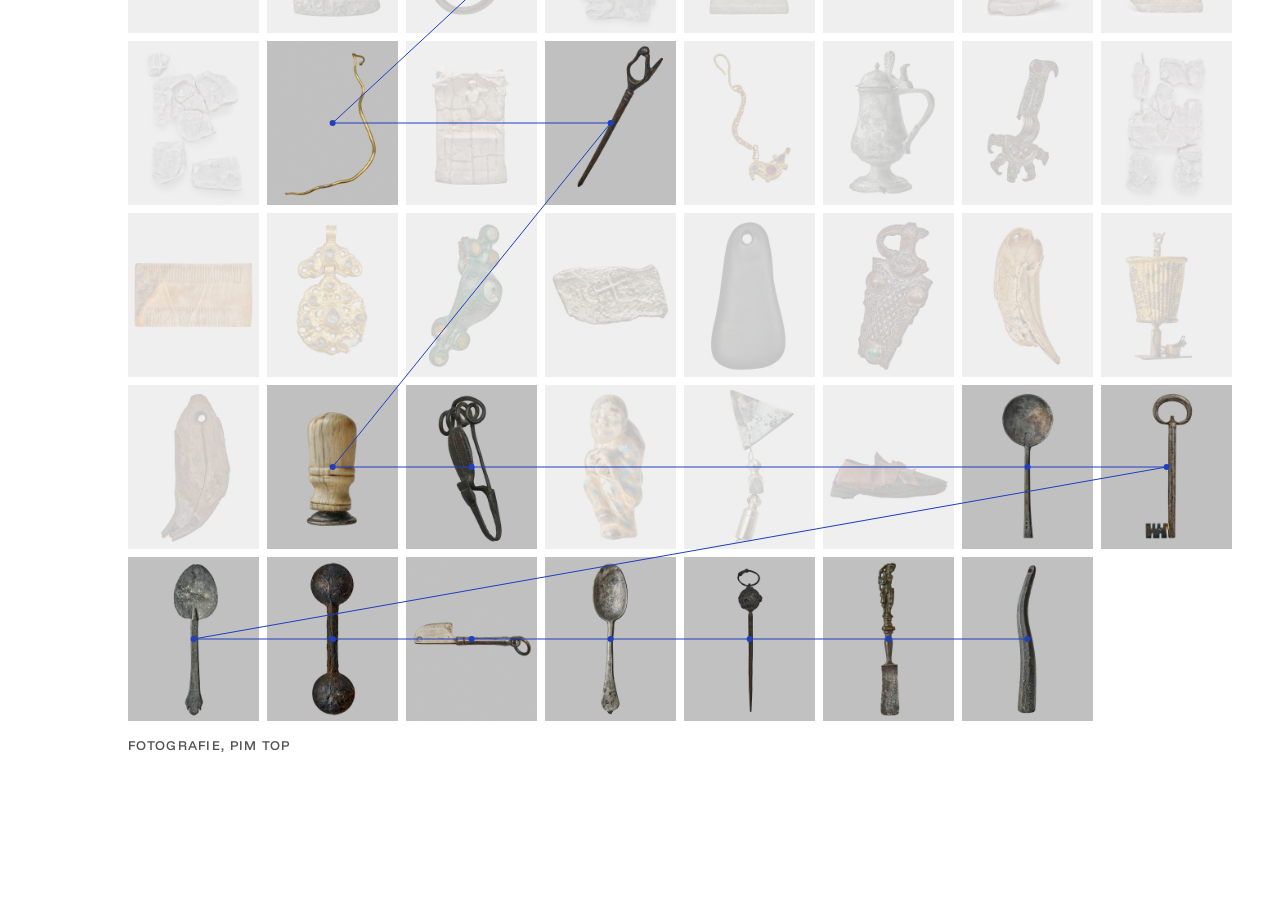
<file: platen.html>
<!doctype html>
<html lang="nl">
<head>
<meta charset="utf-8">
<meta name="viewport" content="width=device-width, initial-scale=1, viewport-fit=cover">
<title>TOP/MIN, platen</title>
<meta name="description" content="79 platen om in te zoomen, verbonden door wat erop te zien is: vorm, materiaal, techniek, motief en verhouding.">
<meta name="theme-color" content="#ffffff">
<meta name="robots" content="noindex">
<link rel="icon" href="data:image/svg+xml,%3Csvg xmlns='http://www.w3.org/2000/svg' viewBox='0 0 100 100'%3E%3Crect width='100' height='100' fill='%23FFFFFF'/%3E%3Cpath d='M30 82h10L70 18H60z' fill='%23000000'/%3E%3C/svg%3E">
<link rel="stylesheet" href="styles.css">
<link rel="stylesheet" href="platen.css">
</head>
<body class="sheet">

<a class="logo" href="index.html" aria-label="TOP/MIN, naar de site">
  <svg viewBox="0 0 605 100" aria-hidden="true">
    <path d="M0 0h80v12H46v88H34V12H0z"/>
    <path fill-rule="evenodd" d="M146 0a50 50 0 1 0 0 100a50 50 0 1 0 0-100zm0 12a38 38 0 1 1 0 76a38 38 0 1 1 0-76z"/>
    <path fill-rule="evenodd" d="M218 0h40a33 33 0 0 1 0 66h-28v34h-12zm12 12v42h28a21 21 0 0 0 0-42z"/>
    <path d="M296 100h13L349 0h-13z"/>
    <path d="M361 0h13l39 85.7L452 0h13v100h-12V25.3L419.5 100h-13L373 25.3V100h-12z"/>
    <path d="M487 0h12v100h-12z"/>
    <path d="M521 0h13l59 83.1V0h12v100h-13l-59-83.1V100h-12z"/>
  </svg>
</a>

<a class="top-link menu-button micro" href="index.html">Naar de site</a>

<main>
  <section class="pl-section">
    <span class="label micro">Platen</span>
    <h1 class="pl-title">79 platen, vijf manieren van kijken.</h1>
    <p class="lead">Wat hier verbonden is, is op de foto te zien of nagemeten. De platen staan van rond naar lang. Kies er een om in te zoomen.</p>

    <div class="axes" role="group" aria-label="Verbind de platen op">
      <button type="button" class="axis micro" data-axis="vorm" aria-pressed="true">Vorm</button>
      <button type="button" class="axis micro" data-axis="materiaal" aria-pressed="false">Materiaal</button>
      <button type="button" class="axis micro" data-axis="techniek" aria-pressed="false">Techniek</button>
      <button type="button" class="axis micro" data-axis="motief" aria-pressed="false">Motief</button>
      <button type="button" class="axis micro" data-axis="verhouding" aria-pressed="false">Verhouding</button>
    </div>
    <div class="links-caption micro" role="group" aria-label="Waarden op deze as"></div>

    <div class="pl-wrap">
      <div class="pl-grid"></div>
      <svg class="pl-lines" aria-hidden="true"></svg>
    </div>
    <p class="plates-caption micro">Fotografie, Pim Top</p>
  </section>
</main>

<div class="viewer" role="dialog" aria-modal="true" aria-labelledby="viewer-title" hidden>
  <div class="viewer-stage">
    <div class="viewer-plate">
      <img alt="">
      <svg class="viewer-measure" aria-hidden="true"></svg>
    </div>
  </div>
  <div class="viewer-panel">
    <span class="viewer-number micro"></span>
    <h2 id="viewer-title"></h2>
    <dl class="viewer-meta"></dl>
    <div class="viewer-tools">
      <button type="button" class="tool micro" data-tool="out" aria-label="Zoom uit">−</button>
      <button type="button" class="tool micro" data-tool="in" aria-label="Zoom in">+</button>
      <button type="button" class="tool micro" data-tool="measure" aria-pressed="false">Maat</button>
      <button type="button" class="tool micro" data-tool="close">Sluit</button>
    </div>
  </div>
</div>

<script src="platen-data.js"></script>
<script src="platen.js"></script>
</body>
</html>
</file>
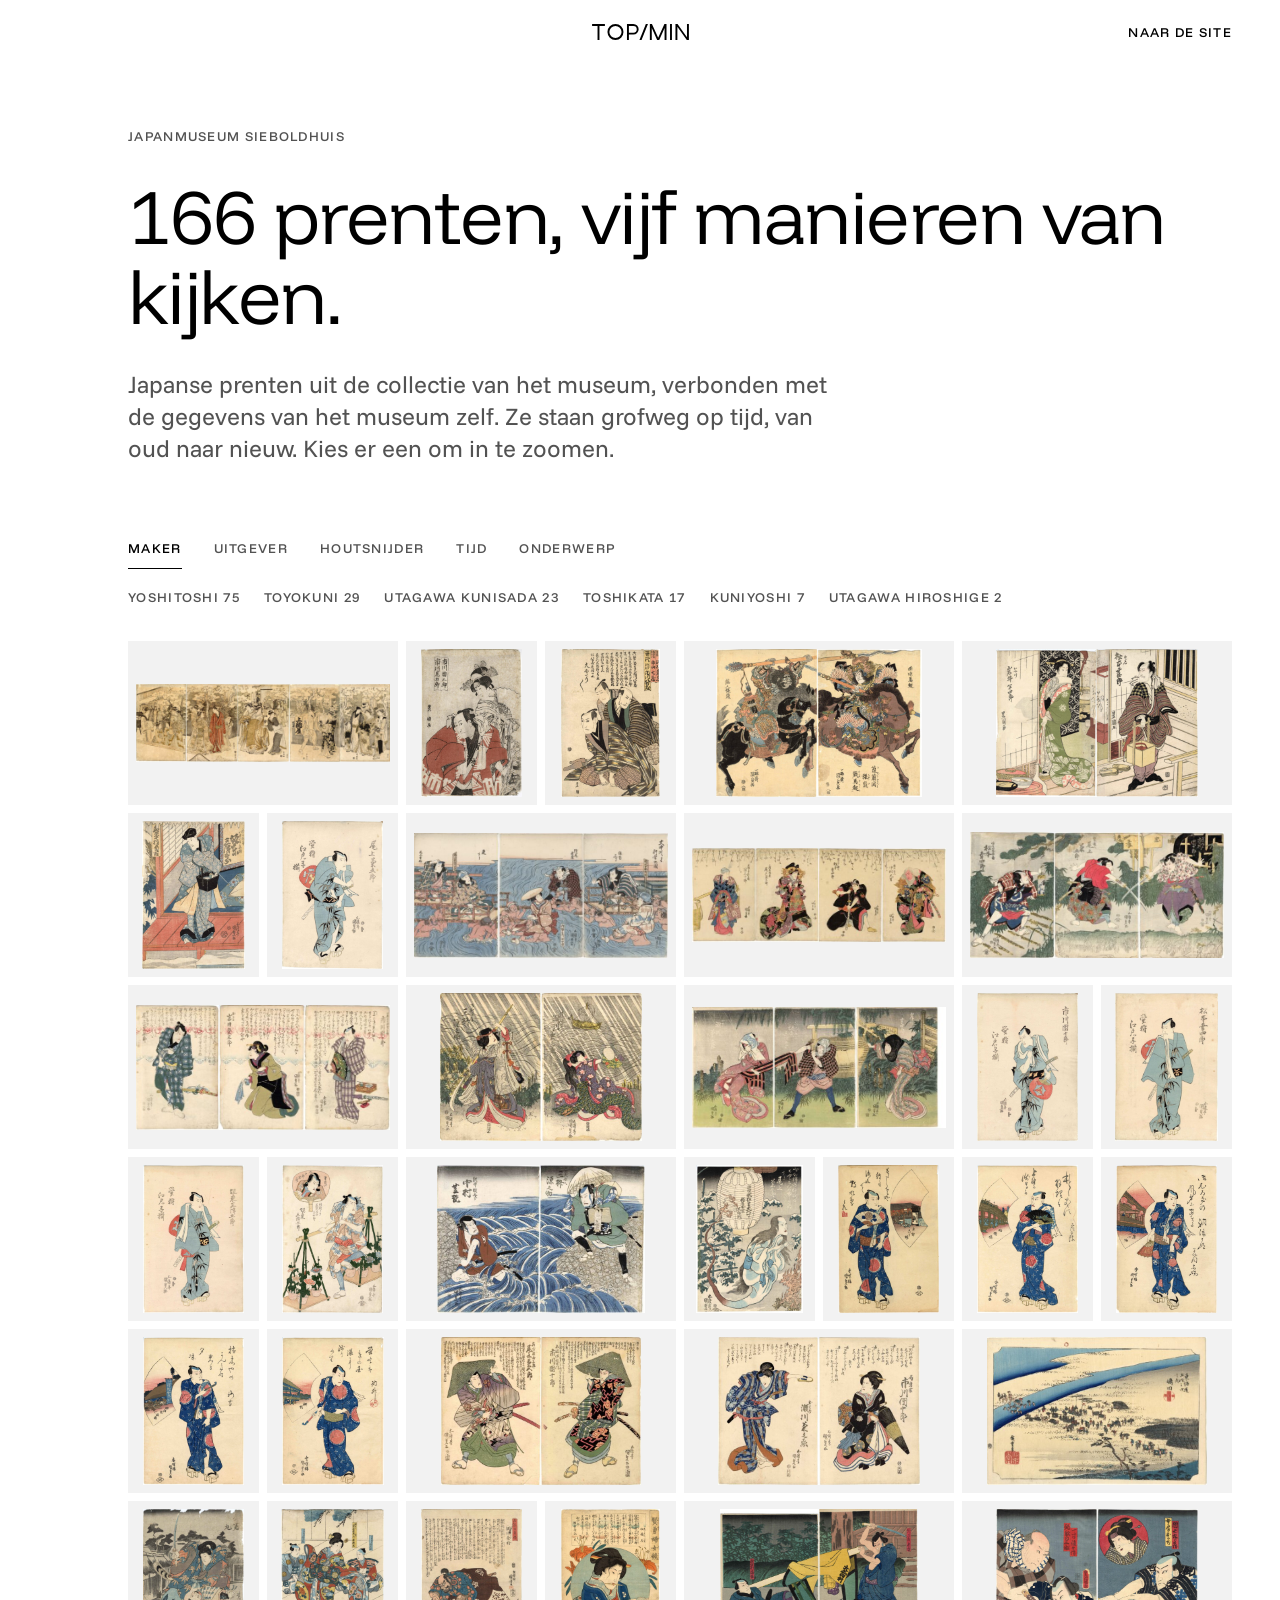
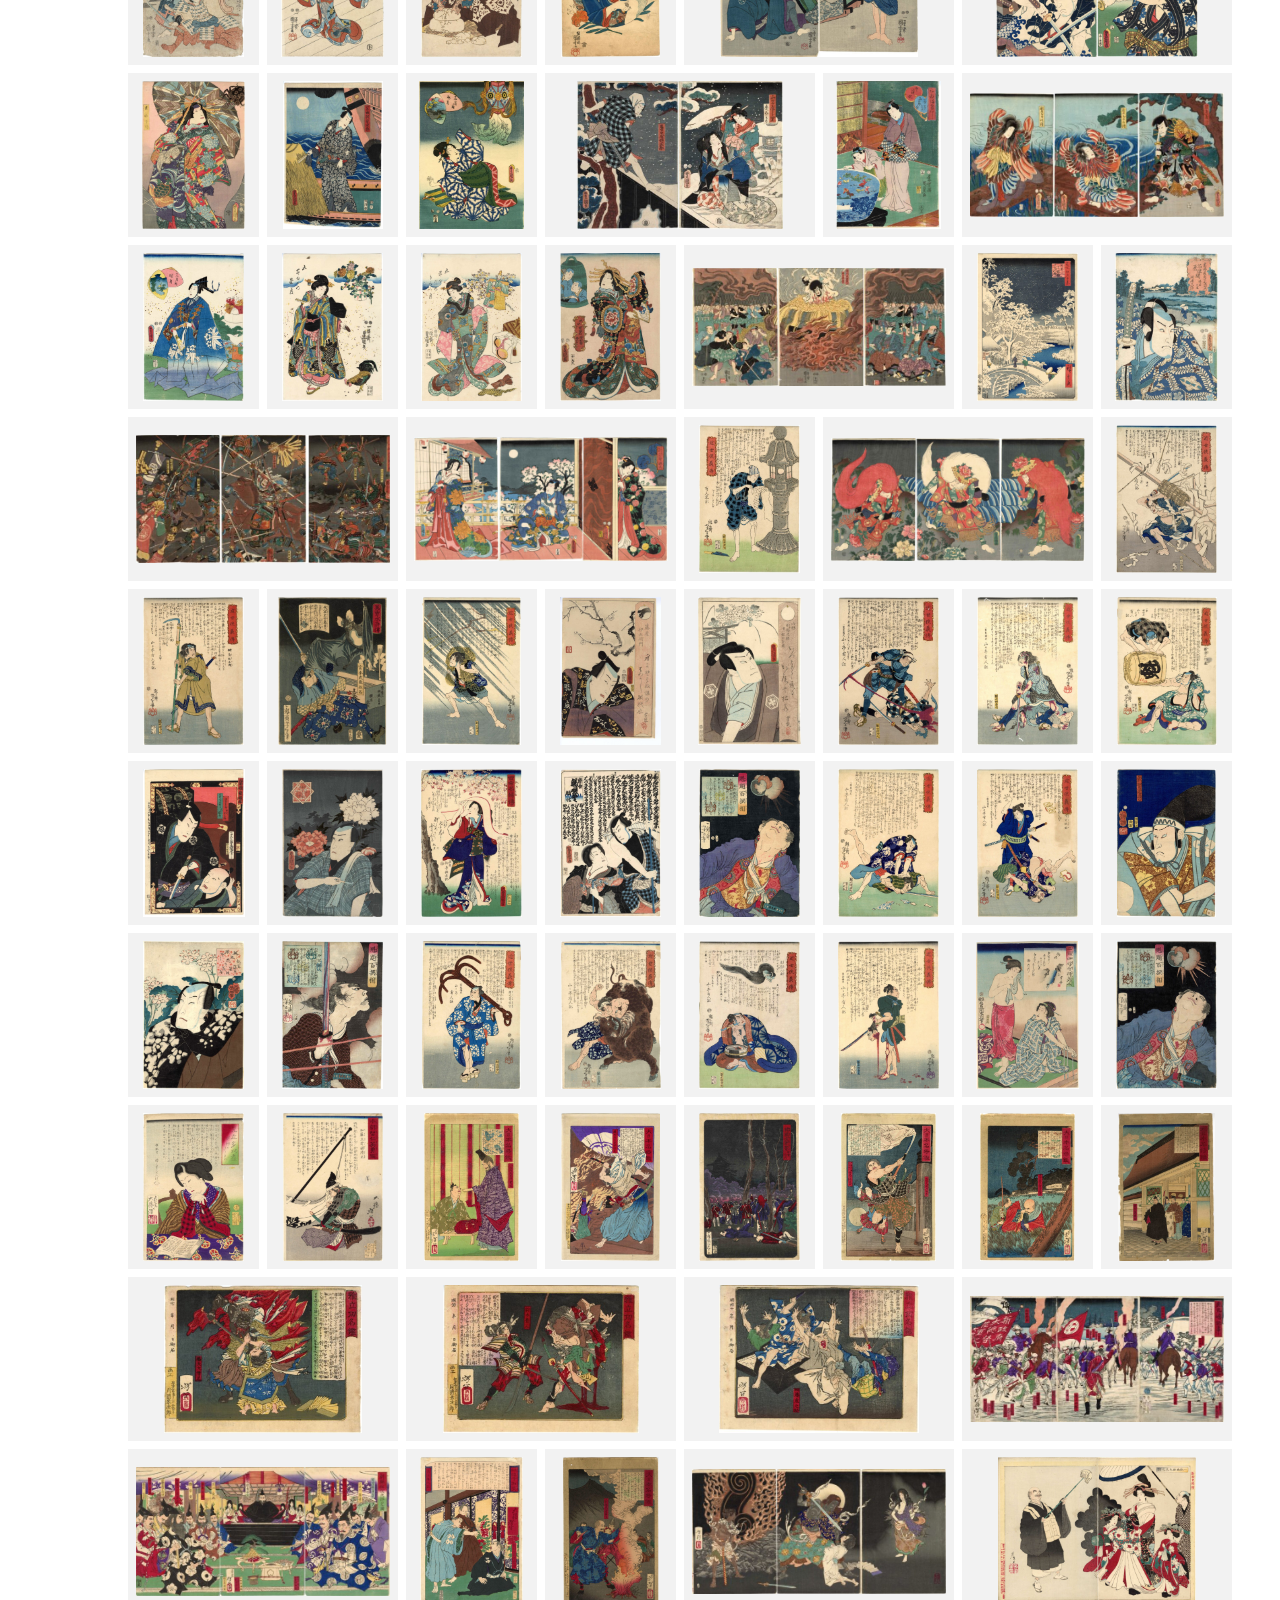
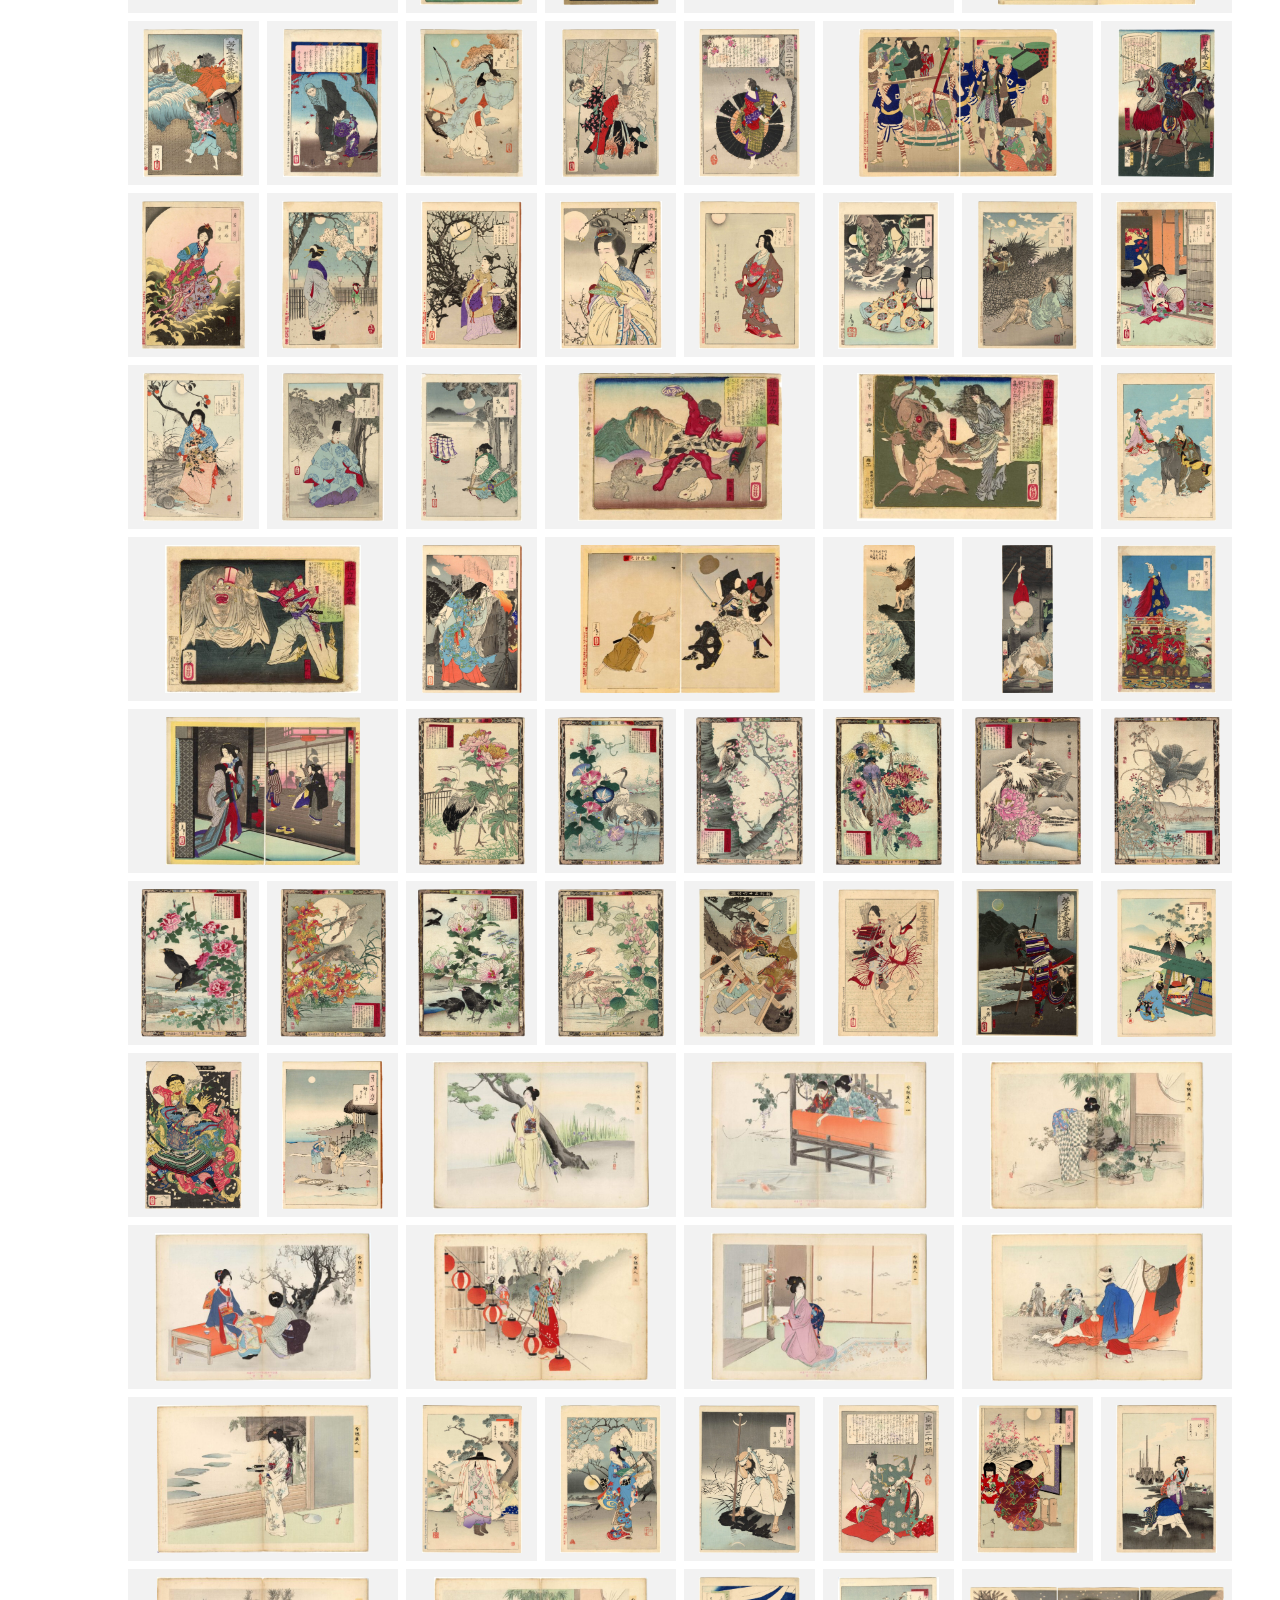
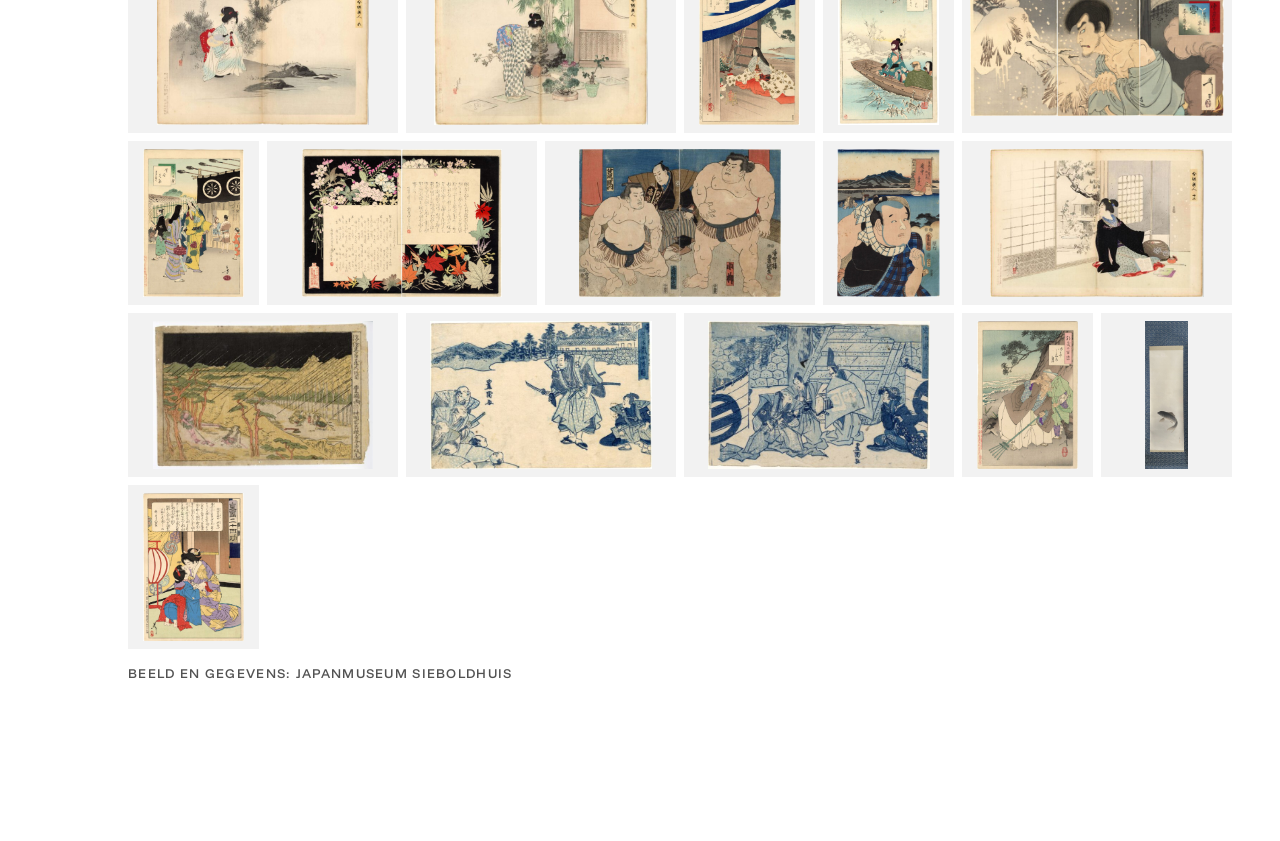
<file: siebold.html>
<!doctype html>
<html lang="nl">
<head>
<meta charset="utf-8">
<meta name="viewport" content="width=device-width, initial-scale=1, viewport-fit=cover">
<title>TOP/MIN, prenten van het SieboldHuis</title>
<meta name="description" content="166 Japanse prenten uit Japanmuseum SieboldHuis om in te zoomen, verbonden op maker, uitgever, houtsnijder, tijd en onderwerp.">
<meta name="theme-color" content="#ffffff">
<meta name="robots" content="noindex">
<link rel="icon" href="data:image/svg+xml,%3Csvg xmlns='http://www.w3.org/2000/svg' viewBox='0 0 100 100'%3E%3Crect width='100' height='100' fill='%23FFFFFF'/%3E%3Cpath d='M30 82h10L70 18H60z' fill='%23000000'/%3E%3C/svg%3E">
<link rel="stylesheet" href="styles.css">
<link rel="stylesheet" href="platen.css">
</head>
<body class="sheet prints">

<a class="logo" href="index.html" aria-label="TOP/MIN, naar de site">
  <svg viewBox="0 0 605 100" aria-hidden="true">
    <path d="M0 0h80v12H46v88H34V12H0z"/>
    <path fill-rule="evenodd" d="M146 0a50 50 0 1 0 0 100a50 50 0 1 0 0-100zm0 12a38 38 0 1 1 0 76a38 38 0 1 1 0-76z"/>
    <path fill-rule="evenodd" d="M218 0h40a33 33 0 0 1 0 66h-28v34h-12zm12 12v42h28a21 21 0 0 0 0-42z"/>
    <path d="M296 100h13L349 0h-13z"/>
    <path d="M361 0h13l39 85.7L452 0h13v100h-12V25.3L419.5 100h-13L373 25.3V100h-12z"/>
    <path d="M487 0h12v100h-12z"/>
    <path d="M521 0h13l59 83.1V0h12v100h-13l-59-83.1V100h-12z"/>
  </svg>
</a>

<a class="top-link menu-button micro" href="index.html">Naar de site</a>

<main>
  <section class="pl-section">
    <span class="label micro">Japanmuseum SieboldHuis</span>
    <h1 class="pl-title">166 prenten, vijf manieren van kijken.</h1>
    <p class="lead">Japanse prenten uit de collectie van het museum, verbonden met de gegevens van het museum zelf. Ze staan grofweg op tijd, van oud naar nieuw. Kies er een om in te zoomen.</p>

    <div class="axes" role="group" aria-label="Verbind de platen op">
      <button type="button" class="axis micro" data-axis="maker" aria-pressed="true">Maker</button>
      <button type="button" class="axis micro" data-axis="uitgever" aria-pressed="false">Uitgever</button>
      <button type="button" class="axis micro" data-axis="houtsnijder" aria-pressed="false">Houtsnijder</button>
      <button type="button" class="axis micro" data-axis="decennium" aria-pressed="false">Tijd</button>
      <button type="button" class="axis micro" data-axis="onderwerp" aria-pressed="false">Onderwerp</button>
    </div>
    <div class="links-caption micro" role="group" aria-label="Waarden op deze as"></div>

    <div class="pl-wrap">
      <div class="pl-grid"></div>
      <svg class="pl-lines" aria-hidden="true"></svg>
    </div>
    <p class="plates-caption micro">Beeld en gegevens: Japanmuseum SieboldHuis</p>
  </section>
</main>

<div class="viewer" role="dialog" aria-modal="true" aria-labelledby="viewer-title" hidden>
  <div class="viewer-stage">
    <div class="viewer-plate">
      <img alt="">
      <svg class="viewer-measure" aria-hidden="true"></svg>
    </div>
  </div>
  <div class="viewer-panel">
    <span class="viewer-number micro"></span>
    <h2 id="viewer-title"></h2>
    <dl class="viewer-meta"></dl>
    <div class="viewer-tools">
      <button type="button" class="tool micro" data-tool="out" aria-label="Zoom uit">−</button>
      <button type="button" class="tool micro" data-tool="in" aria-label="Zoom in">+</button>
      <button type="button" class="tool micro" data-tool="measure" aria-pressed="false">Maat</button>
      <button type="button" class="tool micro" data-tool="close">Sluit</button>
    </div>
  </div>
</div>

<script src="siebold-data.js"></script>
<script src="platen.js"></script>
</body>
</html>
</file>
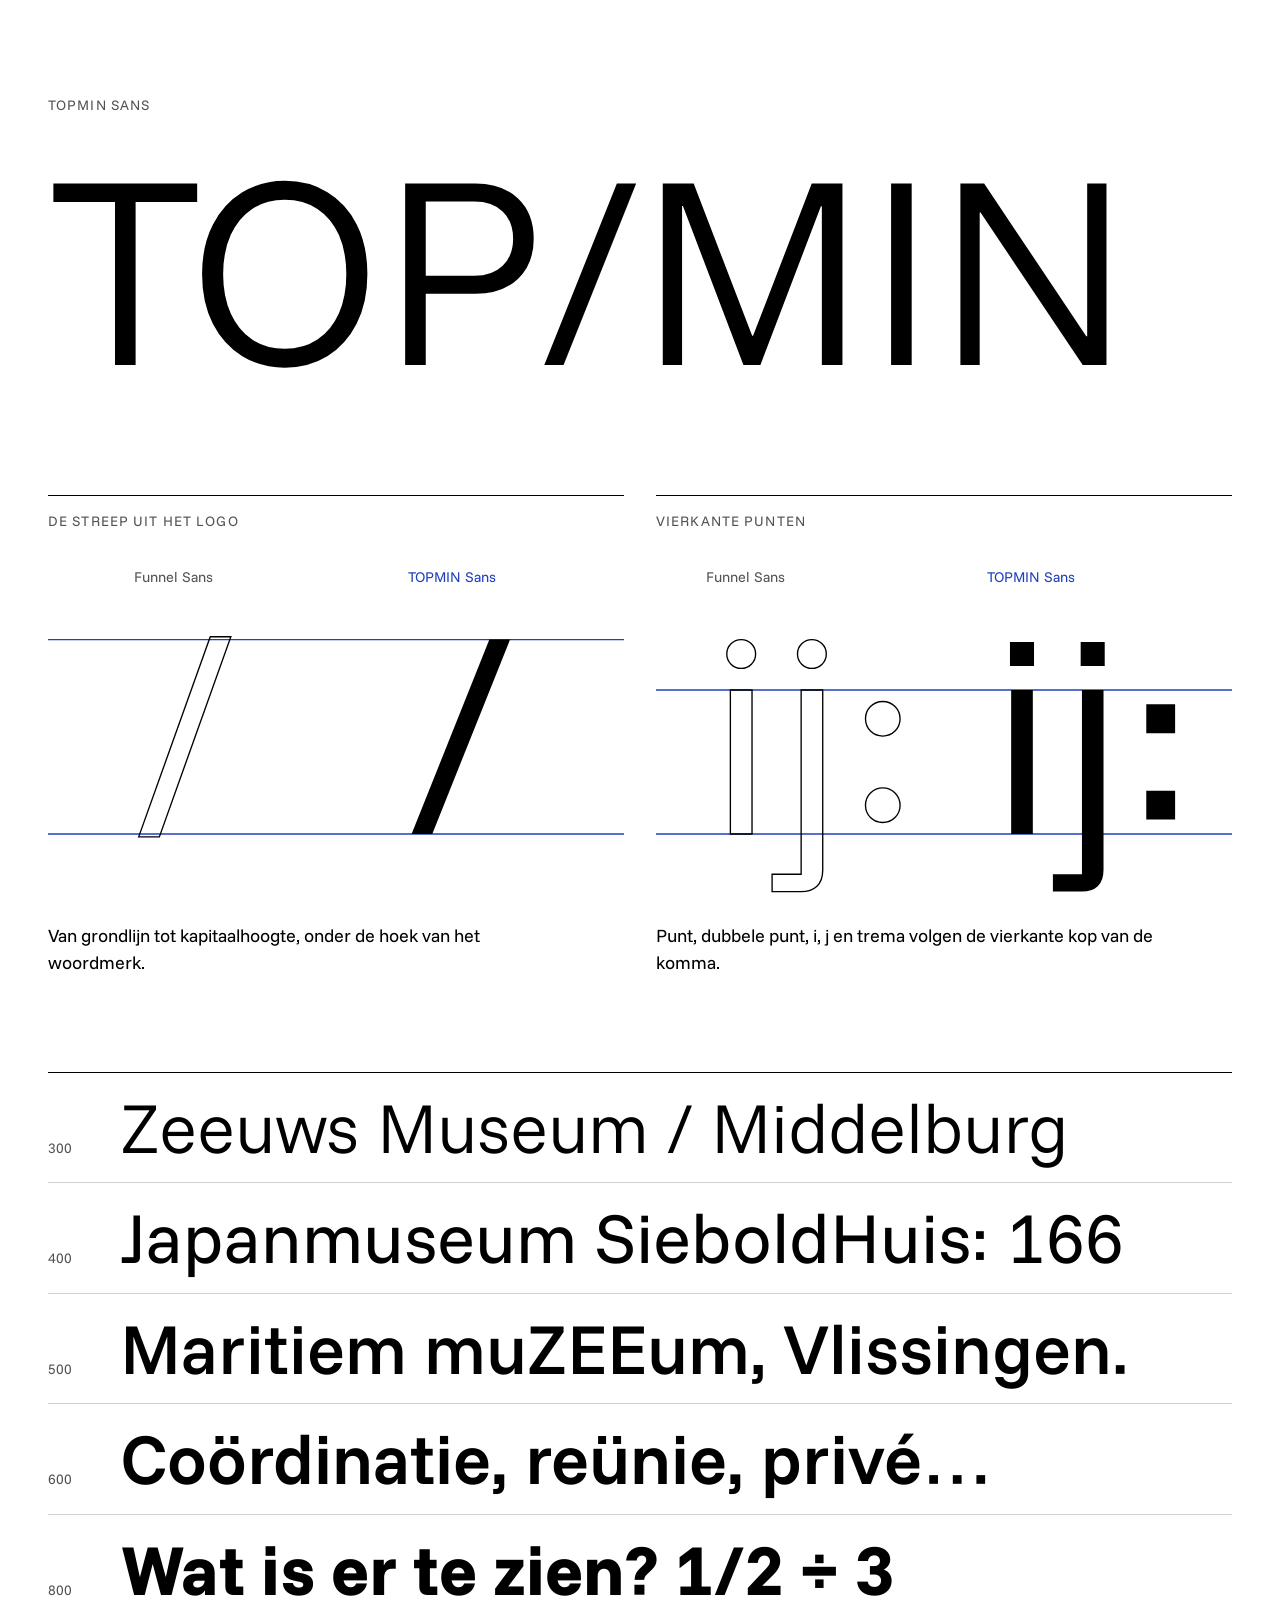
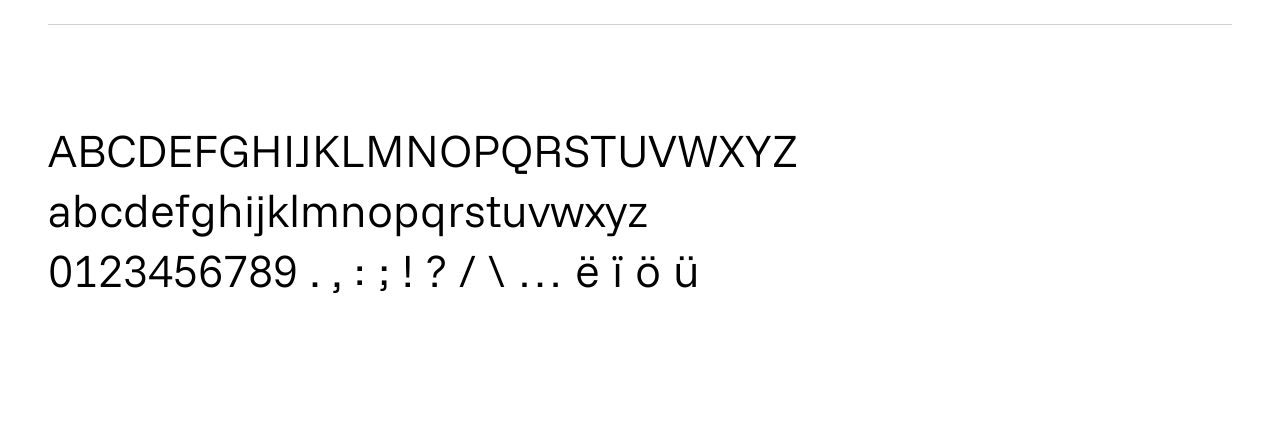
<file: merk/fonts/proef.html>
<!doctype html>
<html lang="nl">
<head>
<meta charset="utf-8">
<meta name="viewport" content="width=device-width, initial-scale=1">
<meta name="robots" content="noindex">
<title>TOPMIN Sans</title>
<style>
  @font-face {
    font-family: "TOPMIN Sans";
    src: url("TopMinSans-wght.woff2") format("woff2");
    font-weight: 300 800;
  }
  @font-face {
    font-family: "Funnel Sans bron";
    src: url("bron/FunnelSans-wght.ttf") format("truetype");
    font-weight: 300 800;
  }
  :root { --ink: #000; --soft: rgba(0, 0, 0, 0.68); --line: rgba(0, 0, 0, 0.18); --accent: #1f3fbf; }
  * { box-sizing: border-box; margin: 0; }
  body {
    padding: 48px 16px 96px;
    background: #fff;
    color: var(--ink);
    font-family: "TOPMIN Sans", "Helvetica Neue", Helvetica, Arial, sans-serif;
    font-weight: 300;
    font-variant-numeric: tabular-nums;
  }
  main { max-width: 1440px; margin: 0 auto; }
  .label { font-size: 14px; font-weight: 400; letter-spacing: 0.08em; text-transform: uppercase; color: var(--soft); }
  .word { margin-top: 16px; font-size: clamp(72px, 21vw, 320px); line-height: 1; letter-spacing: -0.01em; white-space: nowrap; }
  .pair { display: grid; grid-template-columns: 1fr; gap: 48px 32px; margin-top: 96px; }
  figure { border-top: 1px solid var(--ink); padding-top: 16px; }
  figure svg { display: block; width: 100%; height: auto; margin-top: 16px; overflow: visible; }
  figcaption { max-width: 28em; margin-top: 16px; font-size: 18px; font-weight: 400; line-height: 1.5; }
  .bron { font-family: "Funnel Sans bron", sans-serif; fill: none; stroke: var(--ink); stroke-width: 1.5; }
  .eigen { font-family: "TOPMIN Sans", sans-serif; fill: var(--ink); }
  .guide { stroke: var(--accent); stroke-width: 1.5; }
  .tag { font-family: "TOPMIN Sans", sans-serif; font-size: 16px; font-weight: 400; fill: var(--soft); }
  .tag.now { fill: var(--accent); }
  .weights { margin-top: 96px; border-top: 1px solid var(--ink); }
  .weights p { display: flex; align-items: baseline; gap: 24px; padding: 16px 0; border-bottom: 1px solid var(--line); font-size: clamp(28px, 5.5vw, 80px); line-height: 1.1; white-space: nowrap; overflow: hidden; }
  .weights span { flex: 0 0 48px; font-size: 14px; font-weight: 400; color: var(--soft); }
  .set { margin-top: 96px; font-size: clamp(24px, 3.6vw, 52px); line-height: 1.3; overflow-wrap: anywhere; }
  @media (min-width: 768px) {
    body { padding: 96px 48px 144px; }
    .pair { grid-template-columns: 1fr 1fr; }
  }
</style>
</head>
<body>
<main>
  <p class="label">TOPMIN Sans</p>
  <p class="word">TOP/MIN</p>

  <div class="pair">
    <figure>
      <p class="label">De streep uit het logo</p>
      <svg viewBox="0 0 640 400" role="img" aria-label="De schuine streep van Funnel Sans naast die van TOPMIN Sans">
        <line class="guide" x1="0" y1="320" x2="640" y2="320"/>
        <line class="guide" x1="0" y1="104" x2="640" y2="104"/>
        <text class="bron" x="96" y="320" font-size="320" font-weight="300">/</text>
        <text class="eigen" x="400" y="320" font-size="320" font-weight="300">/</text>
        <text class="tag" x="96" y="40">Funnel Sans</text>
        <text class="tag now" x="400" y="40">TOPMIN Sans</text>
      </svg>
      <figcaption>Van grondlijn tot kapitaalhoogte, onder de hoek van het woordmerk.</figcaption>
    </figure>
    <figure>
      <p class="label">Vierkante punten</p>
      <svg viewBox="0 0 640 400" role="img" aria-label="De letters ij met ronde punten in Funnel Sans en vierkante punten in TOPMIN Sans">
        <line class="guide" x1="0" y1="320" x2="640" y2="320"/>
        <line class="guide" x1="0" y1="160" x2="640" y2="160"/>
        <text class="bron" x="56" y="320" font-size="320" font-weight="300">ij:</text>
        <text class="eigen" x="368" y="320" font-size="320" font-weight="300">ij:</text>
        <text class="tag" x="56" y="40">Funnel Sans</text>
        <text class="tag now" x="368" y="40">TOPMIN Sans</text>
      </svg>
      <figcaption>Punt, dubbele punt, i, j en trema volgen de vierkante kop van de komma.</figcaption>
    </figure>
  </div>

  <div class="weights">
    <p style="font-weight:300"><span>300</span>Zeeuws Museum / Middelburg</p>
    <p style="font-weight:400"><span>400</span>Japanmuseum SieboldHuis: 166</p>
    <p style="font-weight:500"><span>500</span>Maritiem muZEEum, Vlissingen.</p>
    <p style="font-weight:600"><span>600</span>Coördinatie, reünie, privé…</p>
    <p style="font-weight:800"><span>800</span>Wat is er te zien? 1/2 ÷ 3</p>
  </div>

  <p class="set">ABCDEFGHIJKLMNOPQRSTUVWXYZ<br>abcdefghijklmnopqrstuvwxyz<br>0123456789 . , : ; ! ? / \ … ë ï ö ü</p>
</main>
</body>
</html>
</file>
<file: styles.css>
/* TOP/MIN — zwart op wit, één accent. 8 px grid. */

/* TOPMIN Sans en TOPMIN Display: Funnel met de schuine streep uit het logo en vierkante punten.
   Bron en licentie in merk/fonts. */
@font-face {
  font-family: "TOPMIN Sans";
  src: url("merk/fonts/TopMinSans-wght.woff2") format("woff2");
  font-weight: 300 800;
  font-style: normal;
  font-display: swap;
}

@font-face {
  font-family: "TOPMIN Display";
  src: url("merk/fonts/TopMinDisplay-wght.woff2") format("woff2");
  font-weight: 300 800;
  font-style: normal;
  font-display: swap;
}

:root {
  --ground: #ffffff;
  --ink: #000000;
  --soft: rgba(0, 0, 0, 0.68);
  --line: rgba(0, 0, 0, 0.18);
  --accent: #1f3fbf;
  --ease: cubic-bezier(0.2, 0.8, 0.2, 1);
  --display: "TOPMIN Display", "Helvetica Neue", Helvetica, Arial, sans-serif;
  --text: "TOPMIN Sans", "Helvetica Neue", Helvetica, Arial, sans-serif;
  --gutter-left: 56px;
  --gutter-right: 16px;
  --rail-left: 16px;
}

@media (min-width: 768px) {
  :root {
    --gutter-left: 128px;
    --gutter-right: 48px;
    --rail-left: 48px;
  }
}

* {
  box-sizing: border-box;
  margin: 0;
  padding: 0;
}

html {
  background: var(--ground);
  scroll-behavior: smooth;
  -webkit-text-size-adjust: 100%;
}

body {
  background: var(--ground);
  color: var(--ink);
  font-family: var(--text);
  font-size: 18px;
  font-weight: 400;
  line-height: 1.5;
  font-variant-numeric: tabular-nums;
  -webkit-font-smoothing: antialiased;
  -moz-osx-font-smoothing: grayscale;
  overflow-x: hidden;
}

a {
  color: inherit;
  text-decoration: none;
  -webkit-tap-highlight-color: transparent;
}

a:focus-visible {
  outline: 1px solid var(--accent);
  outline-offset: 8px;
}

::selection {
  background: var(--accent);
  color: #ffffff;
}

/* Vaste laag: logo, contact, schaal */

.logo {
  position: fixed;
  top: 24px;
  left: 50%;
  z-index: 10;
  display: block;
  width: 97px;
  height: 24px;
  margin-top: -4px;
  margin-left: -48px;
  padding: 4px 0;
  mix-blend-mode: difference;
}

.logo svg {
  display: block;
  width: 100%;
  height: 100%;
  fill: #ffffff; /* wit + difference = zwart op wit, en leesbaar op elk beeld */
}

.micro {
  font-size: 13px;
  font-weight: 500;
  line-height: 16px;
  letter-spacing: 0.1em;
  text-transform: uppercase;
}

.top-link {
  position: fixed;
  top: 24px;
  right: var(--gutter-right);
  z-index: 10;
  margin-top: -4px;
  padding: 4px 0;
  color: #ffffff;
  mix-blend-mode: difference;
  transition: opacity 400ms var(--ease);
}

.top-link:hover {
  opacity: 0.6;
}

.scale {
  position: fixed;
  top: 96px;
  bottom: 48px;
  left: var(--rail-left);
  z-index: 5;
  width: 24px;
  pointer-events: none;
}

.scale-label {
  position: absolute;
  left: 0;
  color: var(--soft);
}

.scale-label.top {
  top: -24px;
}

.scale-label.min {
  bottom: -24px;
}

.scale-ticks {
  position: absolute;
  inset: 0;
}

.scale-ticks i {
  position: absolute;
  left: 0;
  width: 8px;
  height: 1px;
  background: var(--line);
}

.scale-ticks i.major {
  width: 16px;
}

.scale-marker {
  position: absolute;
  top: -1px;
  left: 0;
  width: 24px;
  height: 2px;
  background: var(--accent);
  will-change: transform;
}

/* Secties */

section,
footer {
  padding-left: var(--gutter-left);
  padding-right: var(--gutter-right);
}

section {
  padding-top: 96px;
  padding-bottom: 96px;
}

@media (min-width: 768px) {
  section {
    padding-top: 160px;
    padding-bottom: 160px;
  }
}

.label {
  display: block;
  margin-bottom: 32px;
  color: var(--soft);
}

h1,
h2,
h3,
.micro,
.mail,
.specimen {
  font-family: var(--display);
}

h1,
h2,
h3 {
  font-weight: 300;
  letter-spacing: -0.02em;
}

.lead {
  max-width: 30em;
  color: var(--soft);
  font-size: 20px;
  line-height: 1.4;
}

@media (min-width: 768px) {
  .lead {
    font-size: 24px;
    line-height: 1.34;
  }
}

/* Opening */

/* Zonder script: tekst, dan de plaat. Met script: de plaat groeit met het scrollen. */

.hero {
  padding-top: 128px;
  padding-bottom: 48px;
}

.hero .label {
  margin-bottom: 16px;
}

.hero h1 {
  margin-bottom: 24px;
  font-size: clamp(40px, 7.2vw, 120px);
  line-height: 1.04;
}

.hero {
  --plate-h: min(100vh - 144px, (100vw - var(--gutter-left) - var(--gutter-right)) * 1.25);
  --plate-h: min(100svh - 144px, (100vw - var(--gutter-left) - var(--gutter-right)) * 1.25);
}

.plate {
  position: relative;
  width: calc(var(--plate-h) * 0.8);
  height: var(--plate-h);
  margin-top: 48px;
  overflow: hidden;
  background: var(--line);
}

.plate img,
.plate-small img {
  display: block;
  width: 100%;
  height: 100%;
  object-fit: cover;
}

.plate img {
  transform-origin: 50% 46%;
  will-change: transform;
}

.lapse {
  position: absolute;
  inset: 0;
  overflow: hidden;
  background: #c0c0c0;
  visibility: hidden;
}

.lapse.on {
  visibility: visible;
}

.lapse img {
  position: absolute;
  top: 0;
  left: 0;
  transform-origin: 0 0;
  visibility: hidden;
}

.lapse.on img.front {
  visibility: visible;
}

.hero-caption {
  margin-top: 16px;
  color: var(--soft);
}

.js .hero {
  height: 260vh;
  padding: 0;
}

.js .hero-pin {
  position: sticky;
  top: 0;
  height: 100vh;
  height: 100svh;
  overflow: hidden;
}

.js .hero-copy {
  position: absolute;
  left: var(--gutter-left);
  right: var(--gutter-right);
  bottom: 48px;
  will-change: opacity, transform;
}

.js .plate {
  position: absolute;
  top: 96px;
  right: var(--gutter-right);
  margin: 0;
  transform-origin: 100% 0;
  will-change: transform;
}

/* Het bijschrift hangt onder de plaat en is even breed, dus het kan er nooit overheen vallen. */
.js .hero-caption {
  position: absolute;
  top: calc(96px + var(--plate-h) + 16px);
  right: var(--gutter-right);
  width: calc(var(--plate-h) * 0.8);
  margin: 0;
  opacity: 0;
}

@media (min-width: 768px) {
  .hero .label {
    margin-bottom: 32px;
  }

  .hero h1 {
    margin-bottom: 32px;
  }
}

/* Platen */

.plates-section {
  padding-top: 0;
}

.plates {
  display: grid;
  grid-template-columns: 1fr 1fr;
  gap: 8px;
}

.plate-small {
  aspect-ratio: 4 / 5;
  overflow: hidden;
  background: var(--line);
}

.plates-caption {
  margin-top: 16px;
  color: var(--soft);
}

@media (min-width: 1024px) {
  .plates {
    grid-template-columns: repeat(4, 1fr);
  }
}

/* Cases */

.case {
  border-top: 1px solid var(--line);
  padding-bottom: 64px;
}

.case:last-child {
  padding-bottom: 0;
}

.case .row-item {
  border-bottom: 0;
}

.plates-wide {
  grid-template-columns: 1fr;
}

.plate-wide {
  aspect-ratio: 5 / 4;
  overflow: hidden;
  background: var(--line);
}

.plate-book {
  aspect-ratio: 3 / 2;
}

.plate-wide img {
  display: block;
  width: 100%;
  height: 100%;
  object-fit: cover;
}

@media (min-width: 768px) {
  .plates-wide {
    grid-template-columns: 1fr 1fr;
  }
}

.plate-print {
  padding: 8px;
  background: #f2f2f2;
}

.plate-print img {
  object-fit: contain;
}

.case-link {
  margin-top: 32px;
}

.case-meta {
  display: block;
  margin-top: 16px;
  color: var(--soft);
}

@media (min-width: 768px) {
  .case {
    padding-bottom: 96px;
  }
}

.case h3 a {
  transition: color 400ms var(--ease);
}

.case h3 a:hover {
  color: var(--accent);
}

.case-more {
  display: inline-block;
  margin-top: 8px;
  padding: 8px 0;
  border-bottom: 1px solid var(--ink);
  font-family: var(--display);
  transition: color 400ms var(--ease), border-color 400ms var(--ease);
}

.case-more:hover {
  border-color: var(--accent);
  color: var(--accent);
}

/* Casepagina */

.case-page {
  padding-top: 128px;
}

.case-title {
  max-width: 12em;
  margin-bottom: 32px;
  font-size: clamp(40px, 7.2vw, 120px);
  line-height: 1.04;
}

.case-body .lead + .lead {
  margin-top: 16px;
}

.case-body .mail {
  margin-top: 32px;
}

.case-gallery {
  display: grid;
  grid-template-columns: 1fr;
  gap: 8px;
  margin-top: 64px;
  margin-bottom: 64px;
  align-items: start;
}

.case-figure {
  background: var(--line);
}

.case-figure img {
  display: block;
  width: 100%;
  height: auto;
}

@media (min-width: 768px) {
  .case-gallery {
    grid-template-columns: 1fr 1fr;
    margin-top: 96px;
    margin-bottom: 96px;
  }
}

/* Rijen van twee: de breedtes volgen de verhouding van de beelden, zodat een rij altijd
   boven en onder gelijk loopt, ook met een staand en een liggend beeld naast elkaar. */

.case-gallery-rows {
  display: block;
}

.case-row {
  display: flex;
  flex-direction: column;
  gap: 8px;
}

.case-row + .case-row {
  margin-top: 8px;
}

@media (min-width: 768px) {
  .case-row {
    flex-direction: row;
  }

  .case-row .case-figure {
    flex-basis: 0;
    min-width: 0;
  }

  .case-row-half .case-figure {
    flex: none;
    width: calc(50% - 4px);
  }
}

/* Prenten: elk blad in een even groot kader, heel te zien */

.case-gallery-prints {
  gap: 48px 8px;
  margin-bottom: 32px;
}

.case-gallery-prints .case-figure {
  background: none;
}

.case-frame {
  display: flex;
  align-items: center;
  justify-content: center;
  aspect-ratio: 5 / 7;
  padding: 32px;
  background: #f2f2f2;
  transition: background 400ms var(--ease);
}

.case-frame:hover {
  background: #e6e6e6;
}

.case-gallery-prints .case-frame img {
  width: auto;
  max-width: 100%;
  height: auto;
  max-height: 100%;
}

.case-figure figcaption {
  display: flex;
  flex-direction: column;
  gap: 8px;
  margin-top: 16px;
  padding-right: 16px;
  color: var(--soft);
}

.case-caption-title {
  font-size: 16px;
  line-height: 24px;
}

.case-credit {
  margin-top: 0;
  margin-bottom: 64px;
}

@media (min-width: 640px) {
  .case-gallery-prints {
    grid-template-columns: 1fr 1fr;
  }
}

@media (min-width: 1024px) {
  .case-gallery-prints {
    grid-template-columns: 1fr 1fr 1fr;
    gap: 64px 8px;
    margin-bottom: 32px;
  }

  .case-frame {
    padding: 48px;
  }
}

/* Werk */

.work-lead {
  margin-bottom: 64px;
}

.work {
  display: grid;
  grid-template-columns: 1fr auto;
  gap: 8px 16px;
  padding: 24px 0;
  border-bottom: 1px solid var(--line);
}

.work h3 {
  grid-column: 1 / -1;
  font-size: clamp(24px, 3vw, 48px);
  line-height: 1.16;
}

.work p {
  grid-column: 1 / -1;
  color: var(--soft);
}

.work p:empty {
  display: none;
}

.work .who,
.work .years {
  color: var(--soft);
}

.work .years {
  text-align: right;
}

@media (min-width: 1024px) {
  .work {
    grid-template-columns: 5fr 4fr 112px 96px;
    gap: 0 32px;
    align-items: baseline;
    padding: 32px 0;
  }

  .work h3,
  .work p {
    grid-column: auto;
  }
}

.mails {
  display: flex;
  flex-direction: column;
  align-items: flex-start;
  gap: 24px;
  margin-top: 48px;
}

.mails .mail {
  margin-top: 0;
}

.hero h1 .row {
  display: block;
  overflow: hidden;
  padding-bottom: 0.14em;
  margin-bottom: -0.14em;
}

.hero h1 .row > span {
  display: block;
}

/* Werk */

.rows {
  border-top: 1px solid var(--line);
}

.row-item {
  display: grid;
  grid-template-columns: 1fr;
  gap: 8px;
  padding: 32px 0;
  border-bottom: 1px solid var(--line);
}

.row-item .num {
  color: var(--soft);
}

.row-item h3 {
  font-size: clamp(32px, 4.4vw, 72px);
  line-height: 1.1;
}

.row-item p {
  max-width: 26em;
  color: var(--soft);
}

@media (min-width: 1024px) {
  .row-item {
    grid-template-columns: 96px 1fr 1fr;
    gap: 0 32px;
    align-items: baseline;
    padding: 48px 0;
  }
}

/* Standpunt */

.stand h2,
.contact h2 {
  max-width: 12em;
  margin-bottom: 32px;
  font-size: clamp(40px, 7.2vw, 120px);
  line-height: 1.04;
}

/* Mensen */

.people {
  display: grid;
  grid-template-columns: 1fr;
  gap: 64px;
}

.person .role {
  display: block;
  margin-bottom: 16px;
  color: var(--soft);
}

.person h3 {
  margin-bottom: 24px;
  font-size: clamp(32px, 4.4vw, 72px);
  line-height: 1.1;
}

.person p {
  max-width: 26em;
  color: var(--soft);
}

@media (min-width: 1024px) {
  .people {
    grid-template-columns: 1fr 1fr;
    gap: 32px;
  }
}

/* Contact */

.contact {
  padding-bottom: 96px;
}

.mail {
  display: inline-block;
  margin-top: 48px;
  padding-bottom: 8px;
  border-bottom: 1px solid var(--ink);
  font-size: clamp(24px, 3.2vw, 48px);
  font-weight: 300;
  letter-spacing: -0.02em;
  line-height: 1.2;
  transition: color 400ms var(--ease), border-color 400ms var(--ease);
}

.mail:hover {
  border-color: var(--accent);
  color: var(--accent);
}

footer {
  display: flex;
  justify-content: space-between;
  gap: 16px;
  padding-top: 24px;
  padding-bottom: 48px;
  color: var(--soft);
}

footer {
  flex-wrap: wrap;
}

@media (max-width: 767px) {
  footer span:first-child {
    flex: 1 0 100%;
  }
}

.foot-link {
  margin: -4px 0;
  padding: 4px 0;
  transition: opacity 400ms var(--ease);
}

.foot-link:hover {
  opacity: 0.6;
}

.label + .mail {
  margin-top: 0;
}

/* Beweging: alleen als er script is en de bezoeker het wil */

@media (prefers-reduced-motion: no-preference) {
  .js .reveal {
    opacity: 0;
    transform: translateY(24px);
    transition: opacity 800ms var(--ease), transform 800ms var(--ease);
  }

  .js .reveal.in {
    opacity: 1;
    transform: none;
  }

  .js .hero h1 .row > span {
    transform: translateY(110%);
    transition: transform 1000ms var(--ease);
  }

  .js .hero h1 .row:nth-child(2) > span {
    transition-delay: 80ms;
  }

  .js.ready .hero h1 .row > span {
    transform: none;
  }
}

@media (prefers-reduced-motion: reduce) {
  html {
    scroll-behavior: auto;
  }
}

/* Merkblad */

.sheet-logo {
  display: block;
  width: min(100%, 968px);
  fill: var(--ink);
}

.swatches {
  display: grid;
  grid-template-columns: 1fr;
  border-top: 1px solid var(--line);
}

.swatch {
  display: grid;
  grid-template-columns: 48px 1fr auto;
  gap: 24px;
  align-items: center;
  padding: 24px 0;
  border-bottom: 1px solid var(--line);
}

.swatch .chip {
  width: 48px;
  height: 48px;
  border: 1px solid var(--line);
}

.swatch .hex {
  color: var(--soft);
}

.specimen {
  font-size: clamp(40px, 7.2vw, 120px);
  font-weight: 300;
  letter-spacing: -0.02em;
  line-height: 1.04;
}

.specimen + .micro {
  display: block;
  margin-top: 32px;
  color: var(--soft);
}

.sheet-note {
  margin-top: 48px;
}
</file>
<file: platen.css>
/* TOP/MIN, platen: inzoomen en verbanden. Bouwt op styles.css. */

.pl-section {
  padding-top: 128px;
}

.pl-title {
  max-width: 14em;
  margin-bottom: 32px;
  font-size: clamp(40px, 6vw, 96px);
  line-height: 1.04;
}

button {
  border: 0;
  border-radius: 0;
  background: none;
  color: inherit;
  font: inherit;
  cursor: pointer;
  -webkit-tap-highlight-color: transparent;
}

button:focus-visible {
  outline: 1px solid var(--accent);
  outline-offset: 4px;
}

/* Assen */

.axes {
  display: flex;
  flex-wrap: wrap;
  gap: 8px 32px;
  margin-top: 64px;
}

.axis {
  padding: 12px 0;
  border-bottom: 1px solid transparent;
  color: var(--soft);
  font-family: var(--display);
  transition: color 400ms var(--ease), border-color 400ms var(--ease);
}

.axis:hover,
.axis[aria-pressed="true"] {
  color: var(--ink);
}

.axis[aria-pressed="true"] {
  border-bottom-color: var(--ink);
}

.links-caption {
  display: flex;
  flex-wrap: wrap;
  gap: 0 24px;
  min-height: 40px;
  margin-top: 8px;
  margin-bottom: 24px;
  color: var(--soft);
}

.chip {
  padding: 12px 0;
  color: var(--soft);
  font-family: var(--display);
  transition: color 400ms var(--ease);
}

.chip:hover {
  color: var(--ink);
}

.chip[aria-pressed="true"] {
  color: var(--accent);
}

/* Raster */

.pl-wrap {
  position: relative;
}

.pl-grid {
  display: grid;
  grid-template-columns: 1fr 1fr;
  gap: 8px;
}

.pl-grid {
  grid-template-columns: repeat(3, 1fr);
}

@media (min-width: 768px) {
  .pl-grid {
    grid-template-columns: repeat(5, 1fr);
  }
}

@media (min-width: 1280px) {
  .pl-grid {
    grid-template-columns: repeat(8, 1fr);
  }
}

.pl {
  display: block;
  height: var(--pl-h, auto);
  aspect-ratio: 4 / 5;
  overflow: hidden;
  padding: 0;
  background: #c0c0c0;
  transition: opacity 400ms var(--ease);
}

.pl img {
  display: block;
  width: 100%;
  height: 100%;
  object-fit: cover;
}

.pl.off {
  opacity: 0.25;
}

.pl-lines {
  position: absolute;
  inset: 0;
  width: 100%;
  height: 100%;
  overflow: visible;
  pointer-events: none;
}

.pl-lines polyline {
  fill: none;
  stroke: var(--accent);
  stroke-width: 1;
}

.pl-lines circle {
  fill: var(--accent);
}

/* Kijker */

.viewer {
  position: fixed;
  inset: 0;
  z-index: 20;
  display: flex;
  flex-direction: column;
  background: var(--ground);
}

.viewer[hidden] {
  display: none;
}

.viewer-stage {
  position: relative;
  flex: 1;
  min-height: 0;
  overflow: hidden;
  background: #c0c0c0;
  cursor: grab;
  touch-action: none;
  user-select: none;
  -webkit-user-select: none;
}

.viewer-stage.dragging {
  cursor: grabbing;
}

.viewer-plate {
  position: absolute;
  top: 50%;
  left: 50%;
  transform-origin: 0 0;
  will-change: transform;
}

.viewer-plate img {
  display: block;
  width: 100%;
  height: 100%;
  pointer-events: none;
  -webkit-user-drag: none;
}

.viewer-measure {
  position: absolute;
  inset: 0;
  width: 100%;
  height: 100%;
  overflow: visible;
  pointer-events: none;
}

.viewer-measure[hidden] {
  display: none;
}

.viewer-measure * {
  fill: none;
  stroke: var(--accent);
  stroke-width: 1;
  vector-effect: non-scaling-stroke;
}

.viewer-panel {
  display: flex;
  flex-direction: column;
  max-height: 50svh;
  overflow-y: auto;
  padding: 24px 16px;
}

.viewer-number {
  color: var(--soft);
}

.viewer-panel h2 {
  margin-top: 8px;
  font-size: 24px;
  line-height: 1.16;
}

.viewer-meta {
  display: grid;
  grid-template-columns: 112px 1fr;
  gap: 0 16px;
  margin-top: 16px;
  border-top: 1px solid var(--line);
}

.viewer-meta dt,
.viewer-meta dd {
  display: flex;
  flex-wrap: wrap;
  align-items: center;
  gap: 0 16px;
  min-height: 40px;
  border-bottom: 1px solid var(--line);
}

.viewer-meta dt {
  color: var(--soft);
}

.viewer-meta dd {
  font-size: 16px;
}

.value {
  padding: 8px 0;
  text-decoration: underline;
  text-decoration-thickness: 1px;
  text-underline-offset: 4px;
  transition: color 400ms var(--ease);
}

.value:hover {
  color: var(--accent);
}

.viewer-tools {
  display: flex;
  gap: 8px;
  margin-top: 16px;
}

.tool {
  min-width: 48px;
  height: 48px;
  padding: 0 16px;
  border: 1px solid var(--ink);
  font-family: var(--display);
  transition: background 400ms var(--ease), color 400ms var(--ease);
}

.tool:hover,
.tool[aria-pressed="true"] {
  background: var(--ink);
  color: var(--ground);
}

.tool[data-tool="close"] {
  margin-left: auto;
}

@media (min-width: 1024px) {
  .viewer {
    flex-direction: row-reverse;
  }

  .viewer-panel {
    width: 400px;
    max-height: none;
    padding: 96px 48px 48px;
  }

  .viewer-panel h2 {
    font-size: 32px;
  }

  .viewer-meta {
    margin-top: 32px;
  }

  .viewer-tools {
    margin-top: auto;
    padding-top: 32px;
  }
}

/* Prenten: het hele blad tonen, niet bijsnijden */

.prints .pl {
  padding: 8px;
  background: #f2f2f2;
}

.prints .pl img {
  object-fit: contain;
}

.prints .viewer-stage {
  background: #f2f2f2;
}

.prints [data-tool="measure"] {
  display: none;
}

/* Liggende bladen: twee kolommen breed, even hoog als de rest van de rij */

.pl.wide {
  grid-column: span 2;
  aspect-ratio: auto;
}

.prints .pl-grid {
  grid-auto-flow: dense;
}

/* Op een telefoon twee kolommen: een liggend blad vult dan de hele breedte en laat geen gat. */

@media (max-width: 767px) {
  .prints .pl-grid {
    grid-template-columns: 1fr 1fr;
  }
}
</file>
